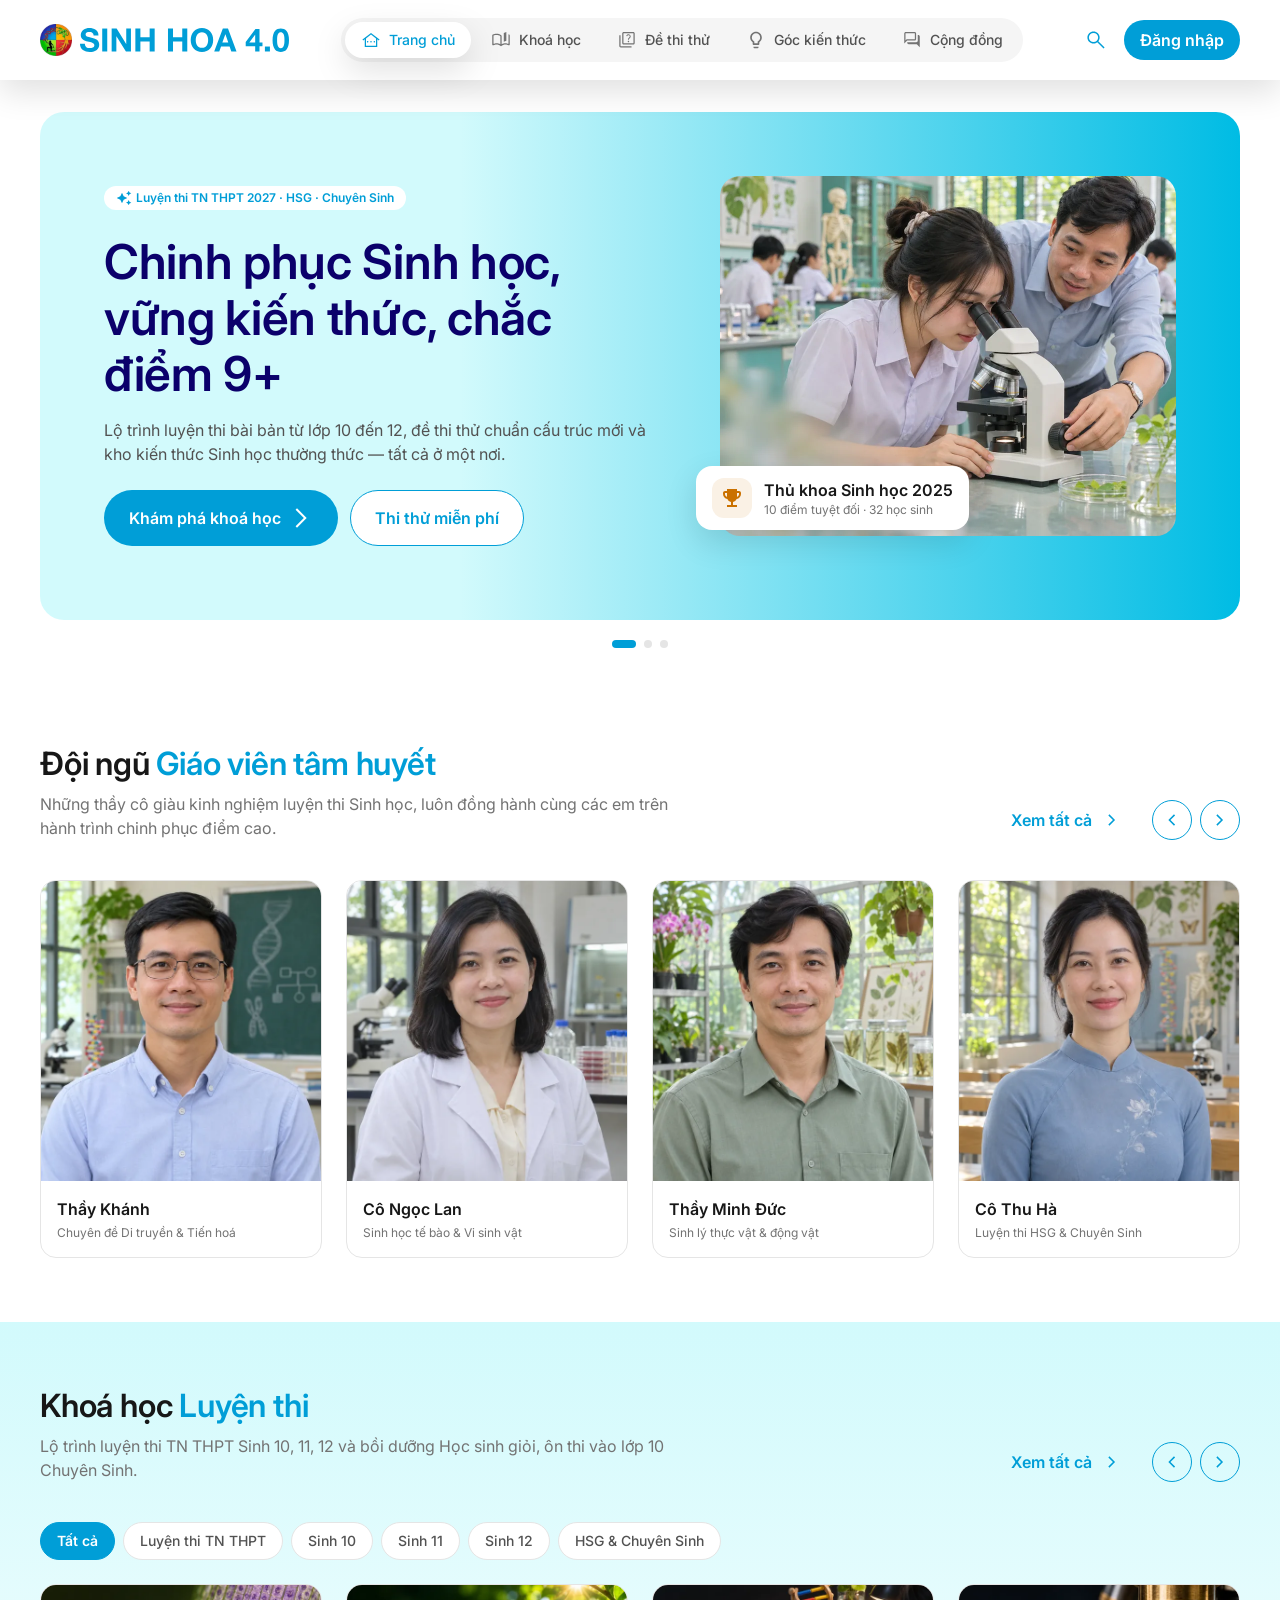
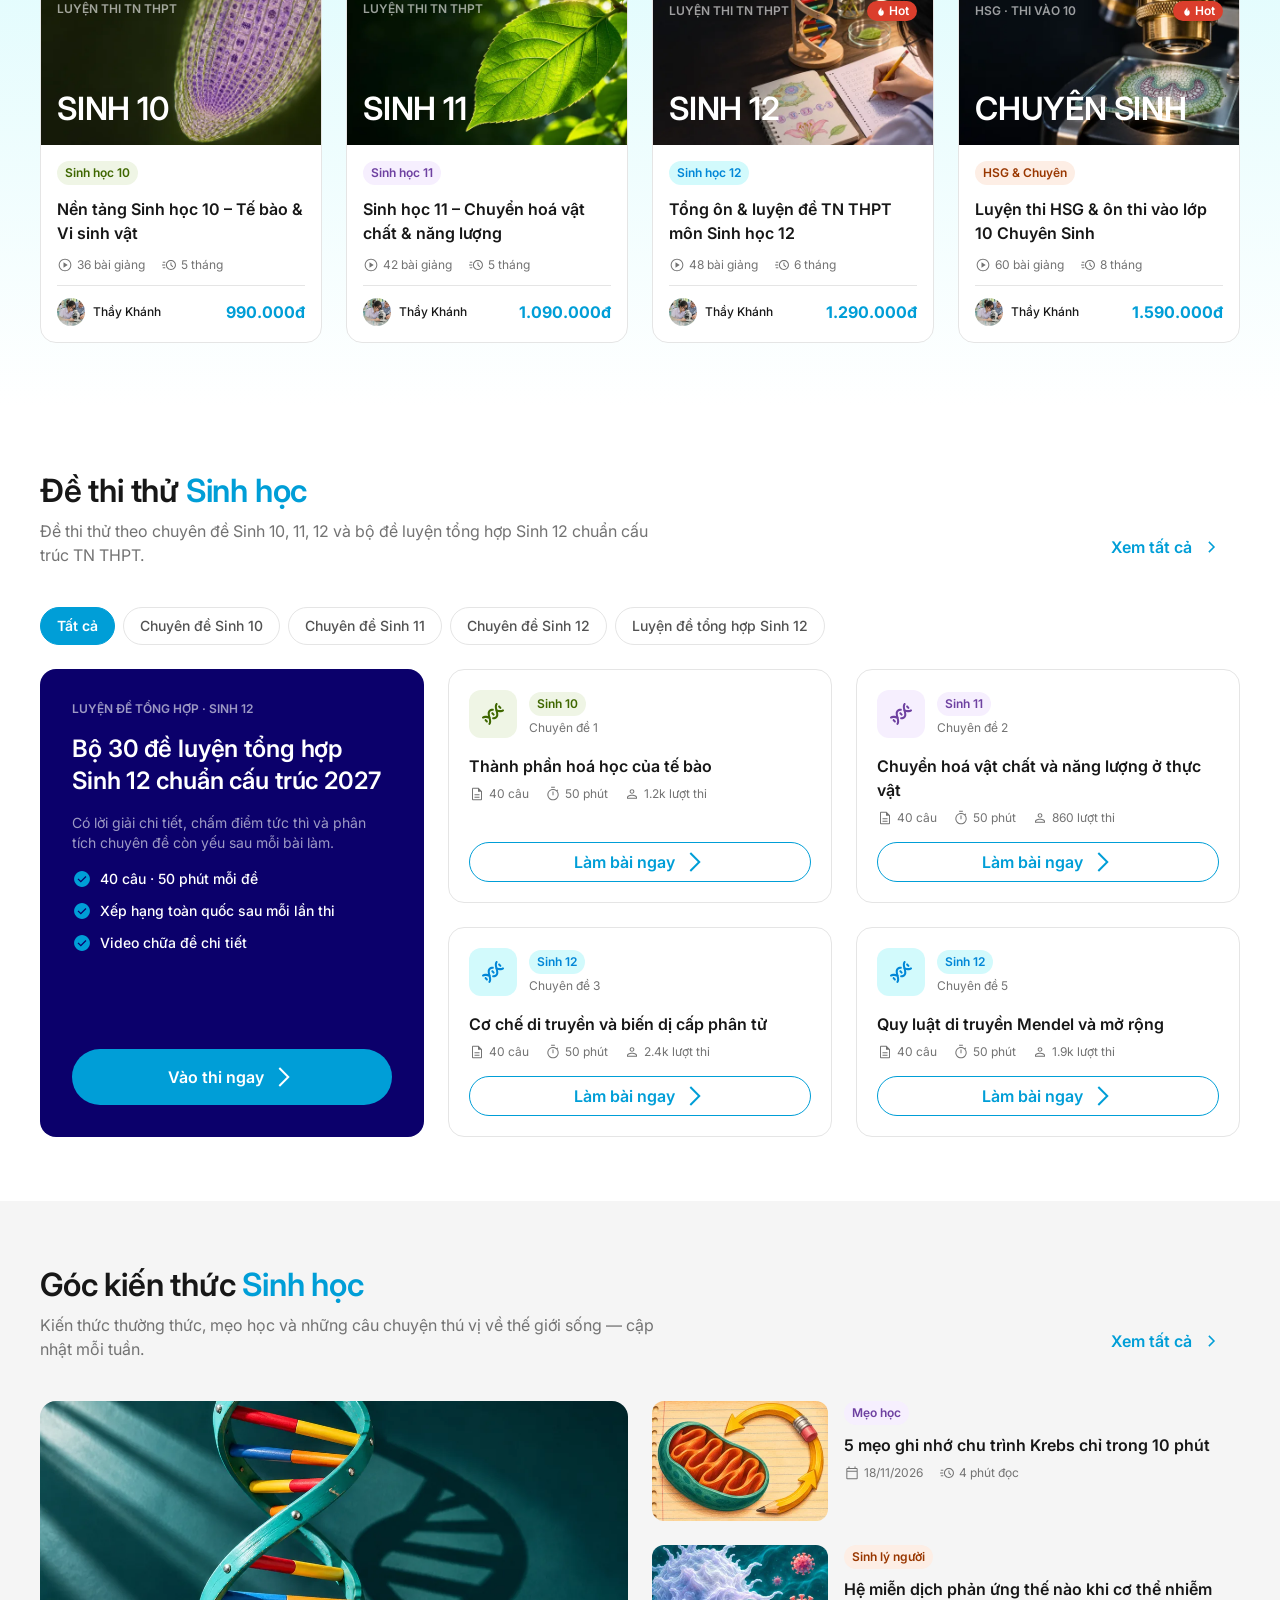
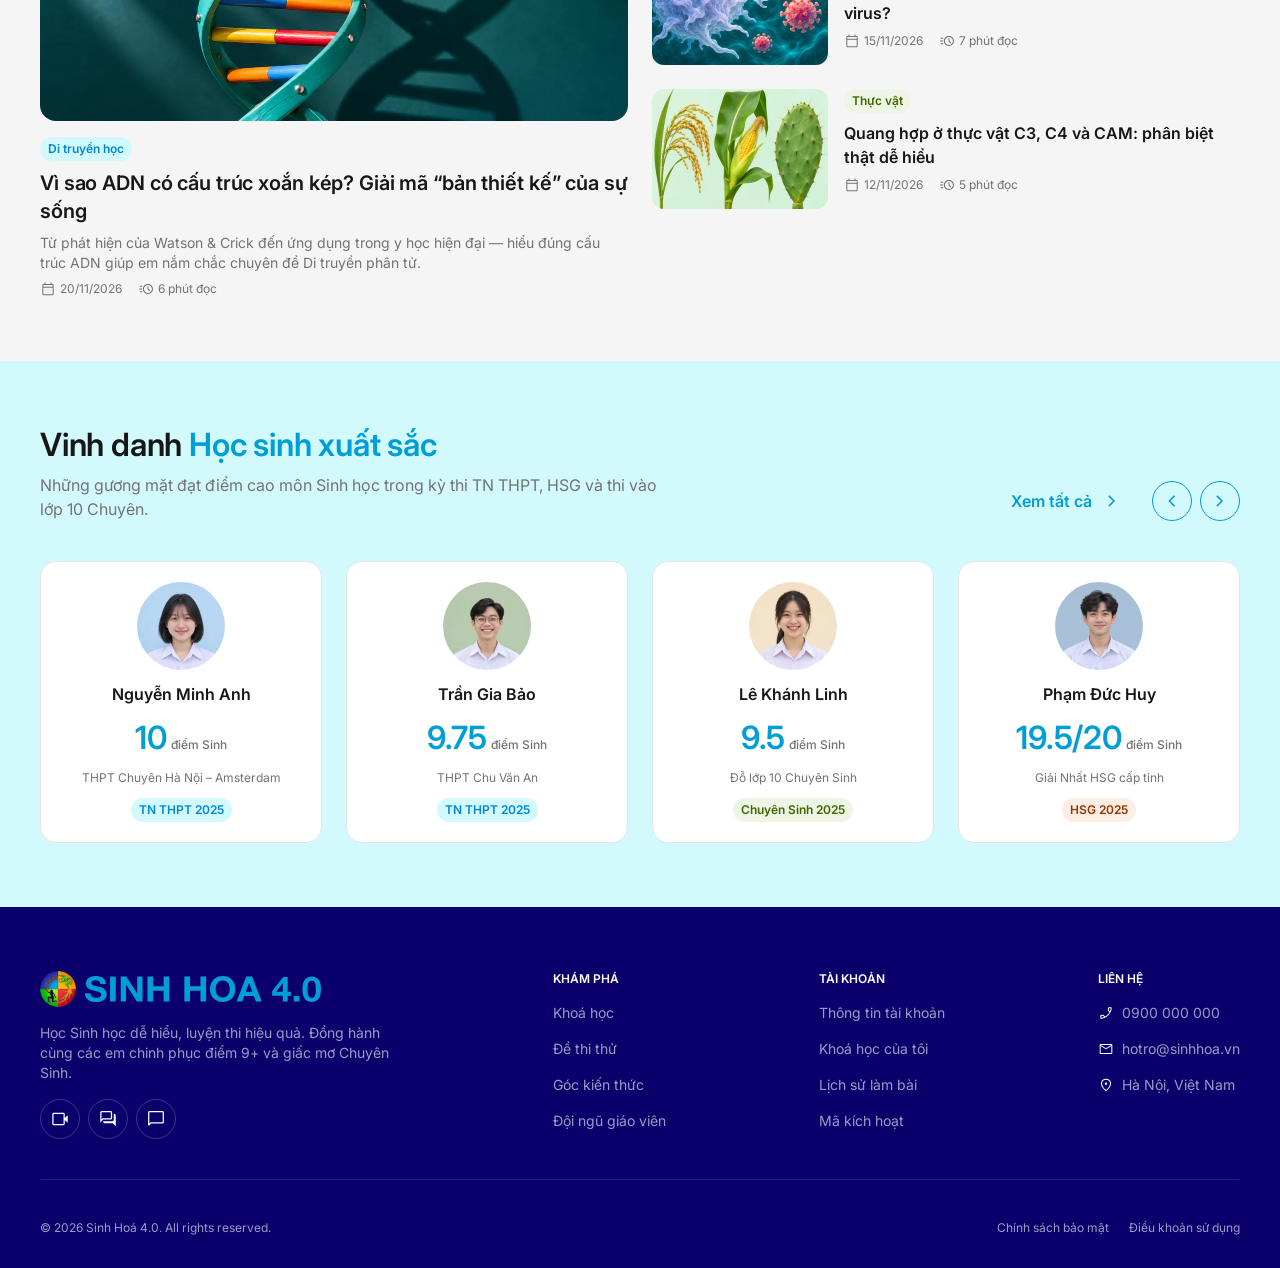
<file: index.html>
<!doctype html>
<html lang="vi">
<head>
  <meta charset="UTF-8">
  <meta name="viewport" content="width=device-width, initial-scale=1.0">
  <title>Sinh Hoá 4.0 — Học Sinh học cùng Thầy Khánh</title>
  <meta name="description" content="Lộ trình luyện thi Sinh học TN THPT, HSG và Chuyên Sinh, đề thi thử chuẩn cấu trúc và góc kiến thức Sinh học.">
  <link rel="icon" type="image/png" href="assets/favicon.png">
  <link rel="preconnect" href="https://fonts.googleapis.com">
  <link rel="preconnect" href="https://fonts.gstatic.com" crossorigin>
  <link rel="stylesheet" href="https://fonts.googleapis.com/css2?family=Inter:wght@400;500;600;700&display=swap">
  <link rel="stylesheet" href="css/base.css">
  <link rel="stylesheet" href="css/components.css">
  <link rel="stylesheet" href="css/home.css">
</head>
<body>
  <header class="site-header">
    <div class="container site-header__inner">
      <a href="index.html" class="logo" aria-label="Sinh Hoa 4.0 — Trang chủ">
        <img src="assets/logo-symbol.webp" class="logo__symbol" width="32" height="32" alt="">
        <img src="assets/logo-wordmark.svg" class="logo__wordmark" alt="Sinh Hoa 4.0">
      </a>
      <nav class="main-nav" aria-label="Điều hướng chính">
        <a href="index.html" class="main-nav__item t-body-m-med is-active" aria-current="page"><img src="assets/nav-home.svg" width="20" height="20" alt="">Trang chủ</a>
        <a href="khoa-hoc.html" class="main-nav__item t-body-m-med"><img src="assets/nav-courses.svg" width="20" height="20" alt="">Khoá học</a>
        <a href="index.html#de-thi-thu" class="main-nav__item t-body-m-med"><img src="assets/nav-exams.svg" width="20" height="20" alt="">Đề thi thử</a>
        <a href="index.html#goc-kien-thuc" class="main-nav__item t-body-m-med"><img src="assets/nav-knowledge.svg" width="20" height="20" alt="">Góc kiến thức</a>
        <a href="#" class="main-nav__item t-body-m-med"><img src="assets/nav-community.svg" width="20" height="20" alt="">Cộng đồng</a>
      </nav>
      <div class="site-header__actions">
        <button type="button" class="site-header__search" aria-label="Tìm kiếm"><img src="assets/icon-search.svg" width="24" height="24" alt=""></button>
        <button type="button" class="site-header__login t-button-l">Đăng nhập</button>
      </div>
    </div>
  </header>

  <main>
    <!-- Hero -->
    <section class="hero" aria-labelledby="hero-title">
      <div class="container">
        <div class="hero-banner">
          <div class="hero-content">
            <span class="eyebrow t-caption-sb"><img src="assets/icon-sparkle.svg" width="16" height="16" alt="">Luyện thi TN THPT 2027 · HSG · Chuyên Sinh</span>
            <div class="hero-text">
              <h1 id="hero-title" class="hero-title t-heading-xl">Chinh phục Sinh học, vững kiến thức, chắc điểm 9+</h1>
              <p class="hero-description t-body-l">Lộ trình luyện thi bài bản từ lớp 10 đến 12, đề thi thử chuẩn cấu trúc mới và kho kiến thức Sinh học thường thức — tất cả ở một nơi.</p>
            </div>
            <div class="hero-cta">
              <a href="khoa-hoc.html" class="btn btn--filled btn--l"><span class="t-button-l">Khám phá khoá học</span><img src="assets/icon-arrow-forward-white.svg" width="24" height="24" alt=""></a>
              <a href="#de-thi-thu" class="btn btn--ghost btn--l"><span class="t-button-l">Thi thử miễn phí</span></a>
            </div>
          </div>
          <div class="hero-visual">
            <img src="assets/hero-home.webp" class="hero-image" alt="Thầy giáo hướng dẫn học sinh quan sát kính hiển vi">
            <div class="floating-card">
              <span class="trophy-tile"><img src="assets/icon-trophy.svg" width="24" height="24" alt=""></span>
              <span class="floating-text">
                <span class="t-body-l-sb">Thủ khoa Sinh học 2025</span>
                <span class="floating-sub t-caption">10 điểm tuyệt đối · 32 học sinh</span>
              </span>
            </div>
          </div>
        </div>
      </div>
      <div class="dots" aria-hidden="true">
        <span class="dot is-active"></span>
        <span class="dot"></span>
        <span class="dot"></span>
      </div>
    </section>

    <!-- Đội ngũ giáo viên -->
    <section id="doi-ngu" class="section" aria-labelledby="teachers-title">
      <div class="container section-inner">
        <div class="section-header">
          <div class="section-header__heading">
            <h2 id="teachers-title" class="t-heading-m">Đội ngũ <span class="section-header__accent">Giáo viên tâm huyết</span></h2>
            <p class="section-header__desc t-body-l">Những thầy cô giàu kinh nghiệm luyện thi Sinh học, luôn đồng hành cùng các em trên hành trình chinh phục điểm cao.</p>
          </div>
          <div class="section-header__actions">
            <a href="#" class="see-all t-button-l">Xem tất cả <img src="assets/icon-chevron-right-brand.svg" width="24" height="24" alt=""></a>
            <div class="arrows">
              <button type="button" class="icon-btn" data-carousel="teachers-track" data-dir="-1" aria-label="Trước"><img src="assets/icon-chevron-left-circle.svg" width="24" height="24" alt=""></button>
              <button type="button" class="icon-btn" data-carousel="teachers-track" data-dir="1" aria-label="Tiếp"><img src="assets/icon-chevron-right-circle.svg" width="24" height="24" alt=""></button>
            </div>
          </div>
        </div>
        <div class="carousel" id="teachers-track" role="list" aria-label="Giáo viên">
          <article class="teacher-card" role="listitem">
            <img src="assets/teacher-1.webp" class="teacher-card__photo" alt="Thầy Khánh" loading="lazy">
            <div class="teacher-card__body">
              <h3 class="t-body-l-sb">Thầy Khánh</h3>
              <p class="teacher-card__role t-caption">Chuyên đề Di truyền &amp; Tiến hoá</p>
            </div>
          </article>
          <article class="teacher-card" role="listitem">
            <img src="assets/teacher-2.webp" class="teacher-card__photo" alt="Cô Ngọc Lan" loading="lazy">
            <div class="teacher-card__body">
              <h3 class="t-body-l-sb">Cô Ngọc Lan</h3>
              <p class="teacher-card__role t-caption">Sinh học tế bào &amp; Vi sinh vật</p>
            </div>
          </article>
          <article class="teacher-card" role="listitem">
            <img src="assets/teacher-3.webp" class="teacher-card__photo" alt="Thầy Minh Đức" loading="lazy">
            <div class="teacher-card__body">
              <h3 class="t-body-l-sb">Thầy Minh Đức</h3>
              <p class="teacher-card__role t-caption">Sinh lý thực vật &amp; động vật</p>
            </div>
          </article>
          <article class="teacher-card" role="listitem">
            <img src="assets/teacher-4.webp" class="teacher-card__photo" alt="Cô Thu Hà" loading="lazy">
            <div class="teacher-card__body">
              <h3 class="t-body-l-sb">Cô Thu Hà</h3>
              <p class="teacher-card__role t-caption">Luyện thi HSG &amp; Chuyên Sinh</p>
            </div>
          </article>
        </div>
      </div>
    </section>

    <!-- Khoá học luyện thi -->
    <section class="section courses-section" aria-labelledby="courses-title">
      <div class="container section-inner">
        <div class="section-header">
          <div class="section-header__heading">
            <h2 id="courses-title" class="t-heading-m">Khoá học <span class="section-header__accent">Luyện thi</span></h2>
            <p class="section-header__desc t-body-l">Lộ trình luyện thi TN THPT Sinh 10, 11, 12 và bồi dưỡng Học sinh giỏi, ôn thi vào lớp 10 Chuyên Sinh.</p>
          </div>
          <div class="section-header__actions">
            <a href="khoa-hoc.html" class="see-all t-button-l">Xem tất cả <img src="assets/icon-chevron-right-brand.svg" width="24" height="24" alt=""></a>
            <div class="arrows">
              <button type="button" class="icon-btn" data-carousel="courses-track" data-dir="-1" aria-label="Trước"><img src="assets/icon-chevron-left-circle.svg" width="24" height="24" alt=""></button>
              <button type="button" class="icon-btn" data-carousel="courses-track" data-dir="1" aria-label="Tiếp"><img src="assets/icon-chevron-right-circle.svg" width="24" height="24" alt=""></button>
            </div>
          </div>
        </div>
        <div class="list">
          <div class="tabs" role="group" aria-label="Lọc khoá học" data-tabs="home-courses">
            <button type="button" class="tab is-active" aria-pressed="true" data-value="Tất cả">Tất cả</button>
            <button type="button" class="tab" aria-pressed="false" data-value="Luyện thi TN THPT">Luyện thi TN THPT</button>
            <button type="button" class="tab" aria-pressed="false" data-value="Sinh 10">Sinh 10</button>
            <button type="button" class="tab" aria-pressed="false" data-value="Sinh 11">Sinh 11</button>
            <button type="button" class="tab" aria-pressed="false" data-value="Sinh 12">Sinh 12</button>
            <button type="button" class="tab" aria-pressed="false" data-value="HSG &amp; Chuyên Sinh">HSG &amp; Chuyên Sinh</button>
          </div>
          <div class="carousel" id="courses-track" role="list" aria-label="Khoá học luyện thi">
            <a href="khoa-hoc.html" class="course-card" role="listitem" data-tags="Luyện thi TN THPT|Sinh 10">
              <div class="cover">
                <img src="assets/thumb-sinh10.webp" class="cover__img" alt="" loading="lazy">
                <div class="cover__top">
                  <span class="cover__eyebrow t-caption-sb">LUYỆN THI TN THPT</span>
                </div>
                <span class="cover__title t-heading-m">SINH 10</span>
              </div>
              <div class="course-card__body">
                <span class="chip chip--lime t-caption-sb">Sinh học 10</span>
                <h3 class="t-body-l-sb">Nền tảng Sinh học 10 – Tế bào &amp; Vi sinh vật</h3>
                <div class="meta">
                  <span class="meta__item t-caption"><img src="assets/icon-play.svg" width="16" height="16" alt="">36 bài giảng</span>
                  <span class="meta__item t-caption"><img src="assets/icon-clock.svg" width="16" height="16" alt="">5 tháng</span>
                </div>
                <hr class="divider">
                <div class="card-footer">
                  <span class="teacher t-caption-med"><img src="assets/hero-home.webp" class="avatar" width="28" height="28" alt="">Thầy Khánh</span>
                  <span class="price t-body-l-b">990.000đ</span>
                </div>
              </div>
            </a>
            <a href="khoa-hoc.html" class="course-card" role="listitem" data-tags="Luyện thi TN THPT|Sinh 11">
              <div class="cover">
                <img src="assets/thumb-sinh11.webp" class="cover__img" alt="" loading="lazy">
                <div class="cover__top">
                  <span class="cover__eyebrow t-caption-sb">LUYỆN THI TN THPT</span>
                </div>
                <span class="cover__title t-heading-m">SINH 11</span>
              </div>
              <div class="course-card__body">
                <span class="chip chip--lavender t-caption-sb">Sinh học 11</span>
                <h3 class="t-body-l-sb">Sinh học 11 – Chuyển hoá vật chất &amp; năng lượng</h3>
                <div class="meta">
                  <span class="meta__item t-caption"><img src="assets/icon-play.svg" width="16" height="16" alt="">42 bài giảng</span>
                  <span class="meta__item t-caption"><img src="assets/icon-clock.svg" width="16" height="16" alt="">5 tháng</span>
                </div>
                <hr class="divider">
                <div class="card-footer">
                  <span class="teacher t-caption-med"><img src="assets/hero-home.webp" class="avatar" width="28" height="28" alt="">Thầy Khánh</span>
                  <span class="price t-body-l-b">1.090.000đ</span>
                </div>
              </div>
            </a>
            <a href="khoa-hoc.html" class="course-card" role="listitem" data-tags="Luyện thi TN THPT|Sinh 12">
              <div class="cover">
                <img src="assets/thumb-sinh12.webp" class="cover__img" alt="" loading="lazy">
                <div class="cover__top">
                  <span class="cover__eyebrow t-caption-sb">LUYỆN THI TN THPT</span>
                  <span class="badge-hot t-caption-sb"><img src="assets/icon-flame.svg" width="12" height="12" alt="">Hot</span>
                </div>
                <span class="cover__title t-heading-m">SINH 12</span>
              </div>
              <div class="course-card__body">
                <span class="chip chip--blue t-caption-sb">Sinh học 12</span>
                <h3 class="t-body-l-sb">Tổng ôn &amp; luyện đề TN THPT môn Sinh học 12</h3>
                <div class="meta">
                  <span class="meta__item t-caption"><img src="assets/icon-play.svg" width="16" height="16" alt="">48 bài giảng</span>
                  <span class="meta__item t-caption"><img src="assets/icon-clock.svg" width="16" height="16" alt="">6 tháng</span>
                </div>
                <hr class="divider">
                <div class="card-footer">
                  <span class="teacher t-caption-med"><img src="assets/hero-home.webp" class="avatar" width="28" height="28" alt="">Thầy Khánh</span>
                  <span class="price t-body-l-b">1.290.000đ</span>
                </div>
              </div>
            </a>
            <a href="khoa-hoc.html" class="course-card" role="listitem" data-tags="HSG &amp; Chuyên Sinh">
              <div class="cover">
                <img src="assets/thumb-chuyen-sinh.webp" class="cover__img" alt="" loading="lazy">
                <div class="cover__top">
                  <span class="cover__eyebrow t-caption-sb">HSG · THI VÀO 10</span>
                  <span class="badge-hot t-caption-sb"><img src="assets/icon-flame.svg" width="12" height="12" alt="">Hot</span>
                </div>
                <span class="cover__title t-heading-m">CHUYÊN SINH</span>
              </div>
              <div class="course-card__body">
                <span class="chip chip--volcano t-caption-sb">HSG &amp; Chuyên</span>
                <h3 class="t-body-l-sb">Luyện thi HSG &amp; ôn thi vào lớp 10 Chuyên Sinh</h3>
                <div class="meta">
                  <span class="meta__item t-caption"><img src="assets/icon-play.svg" width="16" height="16" alt="">60 bài giảng</span>
                  <span class="meta__item t-caption"><img src="assets/icon-clock.svg" width="16" height="16" alt="">8 tháng</span>
                </div>
                <hr class="divider">
                <div class="card-footer">
                  <span class="teacher t-caption-med"><img src="assets/hero-home.webp" class="avatar" width="28" height="28" alt="">Thầy Khánh</span>
                  <span class="price t-body-l-b">1.590.000đ</span>
                </div>
              </div>
            </a>
          </div>
        </div>
      </div>
    </section>

    <!-- Đề thi thử -->
    <section id="de-thi-thu" class="section" aria-labelledby="exams-title">
      <div class="container section-inner">
        <div class="section-header">
          <div class="section-header__heading">
            <h2 id="exams-title" class="t-heading-m">Đề thi thử <span class="section-header__accent">Sinh học</span></h2>
            <p class="section-header__desc t-body-l">Đề thi thử theo chuyên đề Sinh 10, 11, 12 và bộ đề luyện tổng hợp Sinh 12 chuẩn cấu trúc TN THPT.</p>
          </div>
          <div class="section-header__actions">
            <a href="#" class="see-all t-button-l">Xem tất cả <img src="assets/icon-chevron-right-brand.svg" width="24" height="24" alt=""></a>
          </div>
        </div>
        <div class="list">
          <div class="tabs" role="group" aria-label="Lọc đề thi" data-tabs="home-exams">
            <button type="button" class="tab is-active" aria-pressed="true" data-value="Tất cả">Tất cả</button>
            <button type="button" class="tab" aria-pressed="false" data-value="Chuyên đề Sinh 10">Chuyên đề Sinh 10</button>
            <button type="button" class="tab" aria-pressed="false" data-value="Chuyên đề Sinh 11">Chuyên đề Sinh 11</button>
            <button type="button" class="tab" aria-pressed="false" data-value="Chuyên đề Sinh 12">Chuyên đề Sinh 12</button>
            <button type="button" class="tab" aria-pressed="false" data-value="Luyện đề tổng hợp Sinh 12">Luyện đề tổng hợp Sinh 12</button>
          </div>
          <div class="exam-grid">
            <article class="featured-exam" data-featured>
              <div class="featured-content">
                <p class="featured-eyebrow t-caption-sb">LUYỆN ĐỀ TỔNG HỢP · SINH 12</p>
                <h3 class="t-heading-s">Bộ 30 đề luyện tổng hợp Sinh 12 chuẩn cấu trúc 2027</h3>
                <p class="featured-description t-body-m">Có lời giải chi tiết, chấm điểm tức thì và phân tích chuyên đề còn yếu sau mỗi bài làm.</p>
                <ul class="highlights">
                  <li class="t-body-m-med"><img src="assets/icon-check-circle.svg" width="20" height="20" alt="">40 câu · 50 phút mỗi đề</li>
                  <li class="t-body-m-med"><img src="assets/icon-check-circle.svg" width="20" height="20" alt="">Xếp hạng toàn quốc sau mỗi lần thi</li>
                  <li class="t-body-m-med"><img src="assets/icon-check-circle.svg" width="20" height="20" alt="">Video chữa đề chi tiết</li>
                </ul>
              </div>
              <a href="#" class="btn btn--filled btn--l btn--full"><span class="t-button-l">Vào thi ngay</span><img src="assets/icon-arrow-forward-white.svg" width="24" height="24" alt=""></a>
            </article>
            <div class="exam-cards">
              <article class="exam-card" data-grade="Sinh 10">
                <div class="exam-card__top">
                  <span class="icon-tile icon-tile--lime"><img src="assets/dna-lime.svg" width="21.33" height="21.33" alt=""></span>
                  <div class="exam-card__info">
                    <span class="chip chip--lime t-caption-sb">Sinh 10</span>
                    <span class="exam-card__topic t-caption">Chuyên đề 1</span>
                  </div>
                </div>
                <div class="exam-card__main">
                  <h3 class="t-body-l-sb">Thành phần hoá học của tế bào</h3>
                  <div class="meta">
                    <span class="meta__item t-caption"><img src="assets/icon-docs.svg" width="16" height="16" alt="">40 câu</span>
                    <span class="meta__item t-caption"><img src="assets/icon-timer.svg" width="16" height="16" alt="">50 phút</span>
                    <span class="meta__item t-caption"><img src="assets/icon-person.svg" width="16" height="16" alt="">1.2k lượt thi</span>
                  </div>
                </div>
                <a href="#" class="btn btn--outline btn--m btn--full"><span class="t-button-l">Làm bài ngay</span><img src="assets/icon-arrow-forward-brand.svg" width="24" height="24" alt=""></a>
              </article>
              <article class="exam-card" data-grade="Sinh 11">
                <div class="exam-card__top">
                  <span class="icon-tile icon-tile--lavender"><img src="assets/dna-lavender.svg" width="21.33" height="21.33" alt=""></span>
                  <div class="exam-card__info">
                    <span class="chip chip--lavender t-caption-sb">Sinh 11</span>
                    <span class="exam-card__topic t-caption">Chuyên đề 2</span>
                  </div>
                </div>
                <div class="exam-card__main">
                  <h3 class="t-body-l-sb">Chuyển hoá vật chất và năng lượng ở thực vật</h3>
                  <div class="meta">
                    <span class="meta__item t-caption"><img src="assets/icon-docs.svg" width="16" height="16" alt="">40 câu</span>
                    <span class="meta__item t-caption"><img src="assets/icon-timer.svg" width="16" height="16" alt="">50 phút</span>
                    <span class="meta__item t-caption"><img src="assets/icon-person.svg" width="16" height="16" alt="">860 lượt thi</span>
                  </div>
                </div>
                <a href="#" class="btn btn--outline btn--m btn--full"><span class="t-button-l">Làm bài ngay</span><img src="assets/icon-arrow-forward-brand.svg" width="24" height="24" alt=""></a>
              </article>
              <article class="exam-card" data-grade="Sinh 12">
                <div class="exam-card__top">
                  <span class="icon-tile icon-tile--blue"><img src="assets/dna-blue.svg" width="21.33" height="21.33" alt=""></span>
                  <div class="exam-card__info">
                    <span class="chip chip--blue t-caption-sb">Sinh 12</span>
                    <span class="exam-card__topic t-caption">Chuyên đề 3</span>
                  </div>
                </div>
                <div class="exam-card__main">
                  <h3 class="t-body-l-sb">Cơ chế di truyền và biến dị cấp phân tử</h3>
                  <div class="meta">
                    <span class="meta__item t-caption"><img src="assets/icon-docs.svg" width="16" height="16" alt="">40 câu</span>
                    <span class="meta__item t-caption"><img src="assets/icon-timer.svg" width="16" height="16" alt="">50 phút</span>
                    <span class="meta__item t-caption"><img src="assets/icon-person.svg" width="16" height="16" alt="">2.4k lượt thi</span>
                  </div>
                </div>
                <a href="#" class="btn btn--outline btn--m btn--full"><span class="t-button-l">Làm bài ngay</span><img src="assets/icon-arrow-forward-brand.svg" width="24" height="24" alt=""></a>
              </article>
              <article class="exam-card" data-grade="Sinh 12">
                <div class="exam-card__top">
                  <span class="icon-tile icon-tile--blue"><img src="assets/dna-blue.svg" width="21.33" height="21.33" alt=""></span>
                  <div class="exam-card__info">
                    <span class="chip chip--blue t-caption-sb">Sinh 12</span>
                    <span class="exam-card__topic t-caption">Chuyên đề 5</span>
                  </div>
                </div>
                <div class="exam-card__main">
                  <h3 class="t-body-l-sb">Quy luật di truyền Mendel và mở rộng</h3>
                  <div class="meta">
                    <span class="meta__item t-caption"><img src="assets/icon-docs.svg" width="16" height="16" alt="">40 câu</span>
                    <span class="meta__item t-caption"><img src="assets/icon-timer.svg" width="16" height="16" alt="">50 phút</span>
                    <span class="meta__item t-caption"><img src="assets/icon-person.svg" width="16" height="16" alt="">1.9k lượt thi</span>
                  </div>
                </div>
                <a href="#" class="btn btn--outline btn--m btn--full"><span class="t-button-l">Làm bài ngay</span><img src="assets/icon-arrow-forward-brand.svg" width="24" height="24" alt=""></a>
              </article>
            </div>
          </div>
        </div>
      </div>
    </section>

    <!-- Góc kiến thức -->
    <section id="goc-kien-thuc" class="section knowledge-section" aria-labelledby="knowledge-title">
      <div class="container section-inner">
        <div class="section-header">
          <div class="section-header__heading">
            <h2 id="knowledge-title" class="t-heading-m">Góc kiến thức <span class="section-header__accent">Sinh học</span></h2>
            <p class="section-header__desc t-body-l">Kiến thức thường thức, mẹo học và những câu chuyện thú vị về thế giới sống — cập nhật mỗi tuần.</p>
          </div>
          <div class="section-header__actions">
            <a href="#" class="see-all t-button-l">Xem tất cả <img src="assets/icon-chevron-right-brand.svg" width="24" height="24" alt=""></a>
          </div>
        </div>
        <div class="articles">
          <a href="#" class="article-card">
            <img src="assets/article-cover.webp" class="article-card__cover" alt="" loading="lazy">
            <div class="article__content">
              <span class="chip chip--blue t-caption-sb">Di truyền học</span>
              <h3 class="article__title t-heading-xs">Vì sao ADN có cấu trúc xoắn kép? Giải mã “bản thiết kế” của sự sống</h3>
              <p class="article__excerpt t-body-m">Từ phát hiện của Watson &amp; Crick đến ứng dụng trong y học hiện đại — hiểu đúng cấu trúc ADN giúp em nắm chắc chuyên đề Di truyền phân tử.</p>
              <div class="meta">
                <span class="meta__item t-caption"><img src="assets/icon-calendar.svg" width="16" height="16" alt="">20/11/2026</span>
                <span class="meta__item t-caption"><img src="assets/icon-clock.svg" width="16" height="16" alt="">6 phút đọc</span>
              </div>
            </div>
          </a>
          <div class="article-list">
            <a href="#" class="article-item">
              <img src="assets/article-1.webp" class="article-item__thumb" alt="" loading="lazy">
              <div class="article__content">
                <span class="chip chip--lavender t-caption-sb">Mẹo học</span>
                <h3 class="article__title t-body-l-sb">5 mẹo ghi nhớ chu trình Krebs chỉ trong 10 phút</h3>
                <div class="meta">
                  <span class="meta__item t-caption"><img src="assets/icon-calendar.svg" width="16" height="16" alt="">18/11/2026</span>
                  <span class="meta__item t-caption"><img src="assets/icon-clock.svg" width="16" height="16" alt="">4 phút đọc</span>
                </div>
              </div>
            </a>
            <a href="#" class="article-item">
              <img src="assets/article-2.webp" class="article-item__thumb" alt="" loading="lazy">
              <div class="article__content">
                <span class="chip chip--volcano t-caption-sb">Sinh lý người</span>
                <h3 class="article__title t-body-l-sb">Hệ miễn dịch phản ứng thế nào khi cơ thể nhiễm virus?</h3>
                <div class="meta">
                  <span class="meta__item t-caption"><img src="assets/icon-calendar.svg" width="16" height="16" alt="">15/11/2026</span>
                  <span class="meta__item t-caption"><img src="assets/icon-clock.svg" width="16" height="16" alt="">7 phút đọc</span>
                </div>
              </div>
            </a>
            <a href="#" class="article-item">
              <img src="assets/article-3.webp" class="article-item__thumb" alt="" loading="lazy">
              <div class="article__content">
                <span class="chip chip--lime t-caption-sb">Thực vật</span>
                <h3 class="article__title t-body-l-sb">Quang hợp ở thực vật C3, C4 và CAM: phân biệt thật dễ hiểu</h3>
                <div class="meta">
                  <span class="meta__item t-caption"><img src="assets/icon-calendar.svg" width="16" height="16" alt="">12/11/2026</span>
                  <span class="meta__item t-caption"><img src="assets/icon-clock.svg" width="16" height="16" alt="">5 phút đọc</span>
                </div>
              </div>
            </a>
          </div>
        </div>
      </div>
    </section>

    <!-- Vinh danh -->
    <section class="section honour-section" aria-labelledby="honour-title">
      <div class="container section-inner">
        <div class="section-header">
          <div class="section-header__heading">
            <h2 id="honour-title" class="t-heading-m">Vinh danh <span class="section-header__accent">Học sinh xuất sắc</span></h2>
            <p class="section-header__desc t-body-l">Những gương mặt đạt điểm cao môn Sinh học trong kỳ thi TN THPT, HSG và thi vào lớp 10 Chuyên.</p>
          </div>
          <div class="section-header__actions">
            <a href="#" class="see-all t-button-l">Xem tất cả <img src="assets/icon-chevron-right-brand.svg" width="24" height="24" alt=""></a>
            <div class="arrows">
              <button type="button" class="icon-btn" data-carousel="students-track" data-dir="-1" aria-label="Trước"><img src="assets/icon-chevron-left-circle.svg" width="24" height="24" alt=""></button>
              <button type="button" class="icon-btn" data-carousel="students-track" data-dir="1" aria-label="Tiếp"><img src="assets/icon-chevron-right-circle.svg" width="24" height="24" alt=""></button>
            </div>
          </div>
        </div>
        <div class="carousel" id="students-track" role="list" aria-label="Học sinh xuất sắc">
          <article class="student-card" role="listitem">
            <img src="assets/student-1.webp" class="student-card__avatar" width="88" height="88" alt="Nguyễn Minh Anh" loading="lazy">
            <h3 class="t-body-l-sb">Nguyễn Minh Anh</h3>
            <p class="student-card__score"><span class="student-card__value t-heading-m">10</span><span class="student-card__unit t-caption-med">điểm Sinh</span></p>
            <p class="student-card__school t-caption">THPT Chuyên Hà Nội – Amsterdam</p>
            <span class="chip chip--blue t-caption-sb">TN THPT 2025</span>
          </article>
          <article class="student-card" role="listitem">
            <img src="assets/student-2.webp" class="student-card__avatar" width="88" height="88" alt="Trần Gia Bảo" loading="lazy">
            <h3 class="t-body-l-sb">Trần Gia Bảo</h3>
            <p class="student-card__score"><span class="student-card__value t-heading-m">9.75</span><span class="student-card__unit t-caption-med">điểm Sinh</span></p>
            <p class="student-card__school t-caption">THPT Chu Văn An</p>
            <span class="chip chip--blue t-caption-sb">TN THPT 2025</span>
          </article>
          <article class="student-card" role="listitem">
            <img src="assets/student-3.webp" class="student-card__avatar" width="88" height="88" alt="Lê Khánh Linh" loading="lazy">
            <h3 class="t-body-l-sb">Lê Khánh Linh</h3>
            <p class="student-card__score"><span class="student-card__value t-heading-m">9.5</span><span class="student-card__unit t-caption-med">điểm Sinh</span></p>
            <p class="student-card__school t-caption">Đỗ lớp 10 Chuyên Sinh</p>
            <span class="chip chip--lime t-caption-sb">Chuyên Sinh 2025</span>
          </article>
          <article class="student-card" role="listitem">
            <img src="assets/student-4.webp" class="student-card__avatar" width="88" height="88" alt="Phạm Đức Huy" loading="lazy">
            <h3 class="t-body-l-sb">Phạm Đức Huy</h3>
            <p class="student-card__score"><span class="student-card__value t-heading-m">19.5/20</span><span class="student-card__unit t-caption-med">điểm Sinh</span></p>
            <p class="student-card__school t-caption">Giải Nhất HSG cấp tỉnh</p>
            <span class="chip chip--volcano t-caption-sb">HSG 2025</span>
          </article>
        </div>
      </div>
    </section>
  </main>

  <footer class="site-footer">
    <div class="container site-footer__columns">
      <div class="site-footer__brand">
        <a href="index.html" class="logo logo--footer" aria-label="Sinh Hoa 4.0">
          <img src="assets/logo-symbol.webp" class="logo__symbol" width="36" height="36" alt="">
          <img src="assets/logo-wordmark-footer.svg" class="logo__wordmark" alt="Sinh Hoa 4.0">
        </a>
        <p class="t-body-m">Học Sinh học dễ hiểu, luyện thi hiệu quả. Đồng hành cùng các em chinh phục điểm 9+ và giấc mơ Chuyên Sinh.</p>
        <div class="site-footer__social">
          <a href="#" class="social-btn" aria-label="Kênh video"><img src="assets/social-video.svg" width="20" height="20" alt=""></a>
          <a href="#" class="social-btn" aria-label="Cộng đồng"><img src="assets/social-community.svg" width="20" height="20" alt=""></a>
          <a href="#" class="social-btn" aria-label="Nhắn tin"><img src="assets/social-chat.svg" width="20" height="20" alt=""></a>
        </div>
      </div>
      <div class="site-footer__col">
        <p class="site-footer__title t-caption-sb">KHÁM PHÁ</p>
        <a href="khoa-hoc.html" class="t-body-m">Khoá học</a>
        <a href="index.html#de-thi-thu" class="t-body-m">Đề thi thử</a>
        <a href="index.html#goc-kien-thuc" class="t-body-m">Góc kiến thức</a>
        <a href="index.html#doi-ngu" class="t-body-m">Đội ngũ giáo viên</a>
      </div>
      <div class="site-footer__col">
        <p class="site-footer__title t-caption-sb">TÀI KHOẢN</p>
        <a href="#" class="t-body-m">Thông tin tài khoản</a>
        <a href="#" class="t-body-m">Khoá học của tôi</a>
        <a href="#" class="t-body-m">Lịch sử làm bài</a>
        <a href="#" class="t-body-m">Mã kích hoạt</a>
      </div>
      <div class="site-footer__col">
        <p class="site-footer__title t-caption-sb">LIÊN HỆ</p>
        <a href="tel:0900000000" class="site-footer__contact t-body-m"><img src="assets/icon-phone.svg" width="16" height="16" alt="">0900 000 000</a>
        <a href="mailto:hotro@sinhhoa.vn" class="site-footer__contact t-body-m"><img src="assets/icon-mail.svg" width="16" height="16" alt="">hotro@sinhhoa.vn</a>
        <span class="site-footer__contact t-body-m"><img src="assets/icon-address.svg" width="16" height="16" alt="">Hà Nội, Việt Nam</span>
      </div>
    </div>
    <div class="container">
      <div class="site-footer__bottom t-caption">
        <p>© 2026 Sinh Hoá 4.0. All rights reserved.</p>
        <div class="site-footer__legal">
          <a href="#">Chính sách bảo mật</a>
          <a href="#">Điều khoản sử dụng</a>
        </div>
      </div>
    </div>
  </footer>

  <script src="js/main.js"></script>
</body>
</html>
</file>
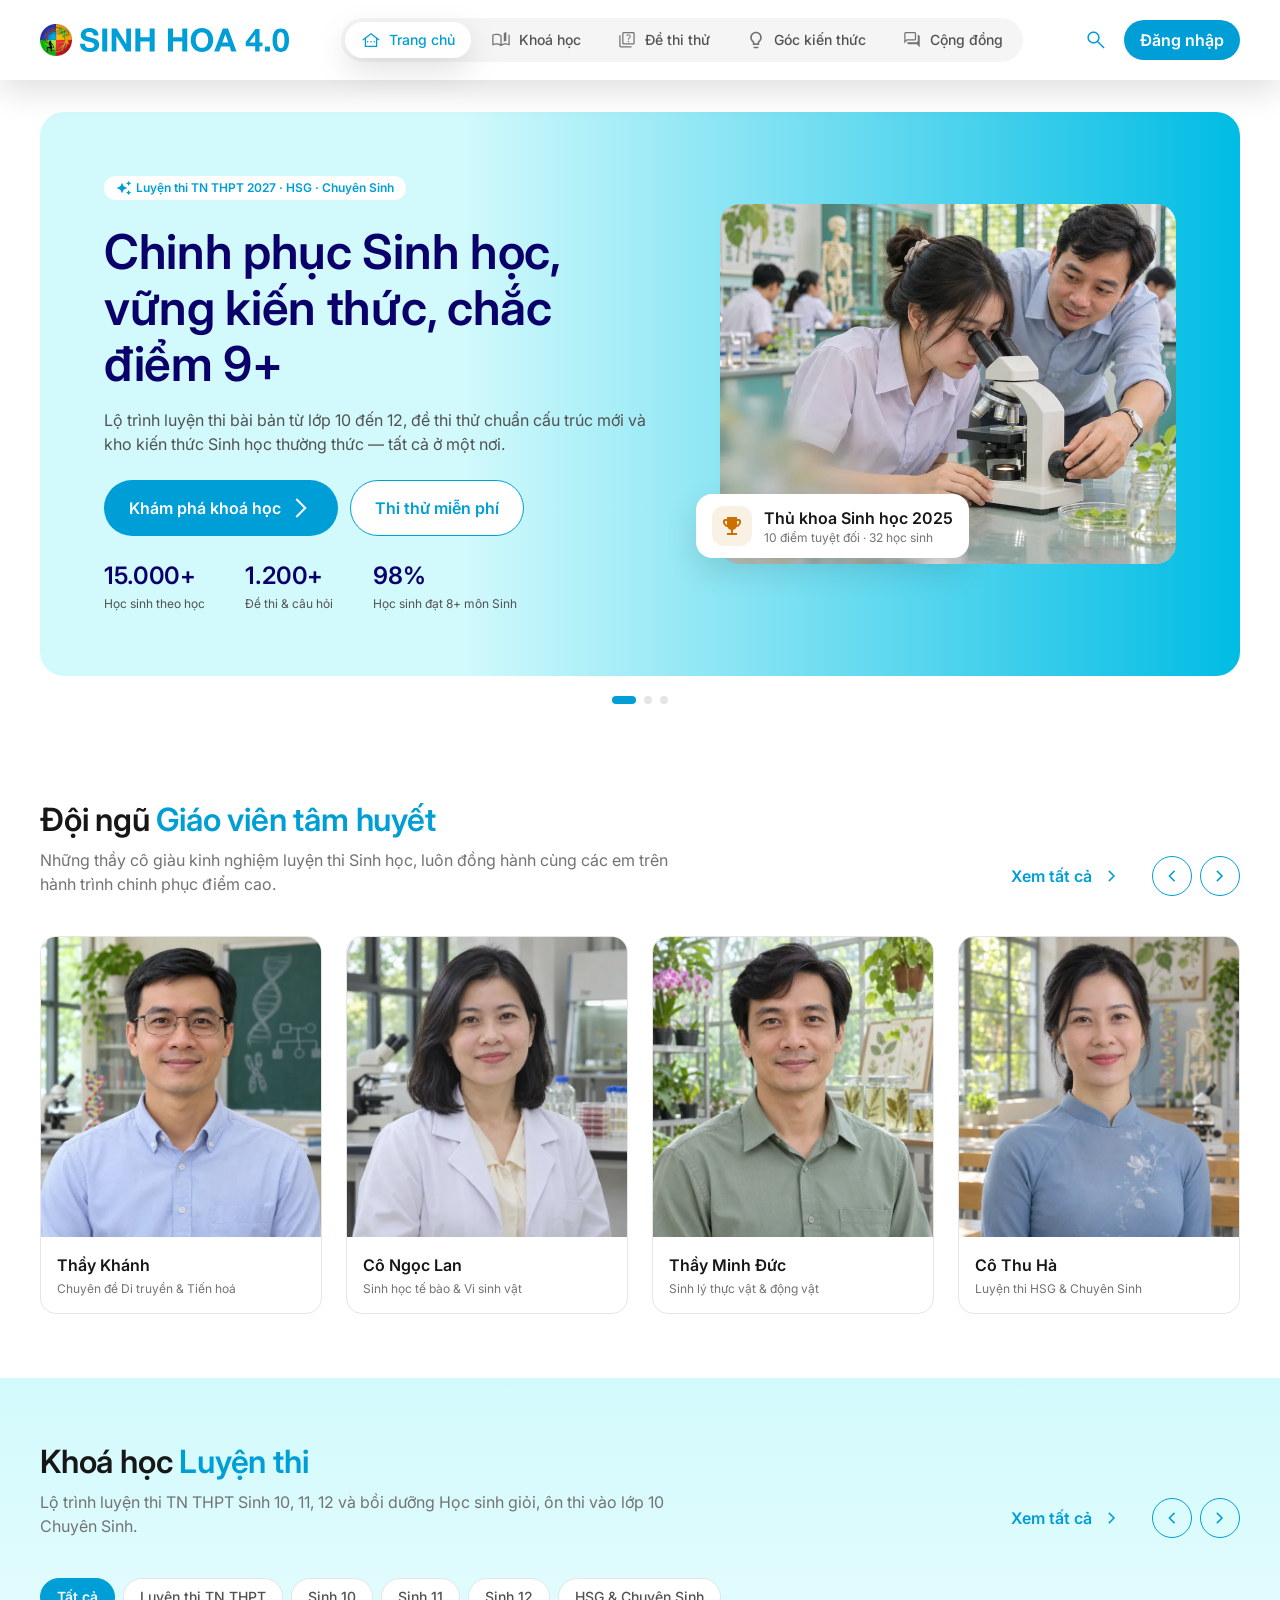
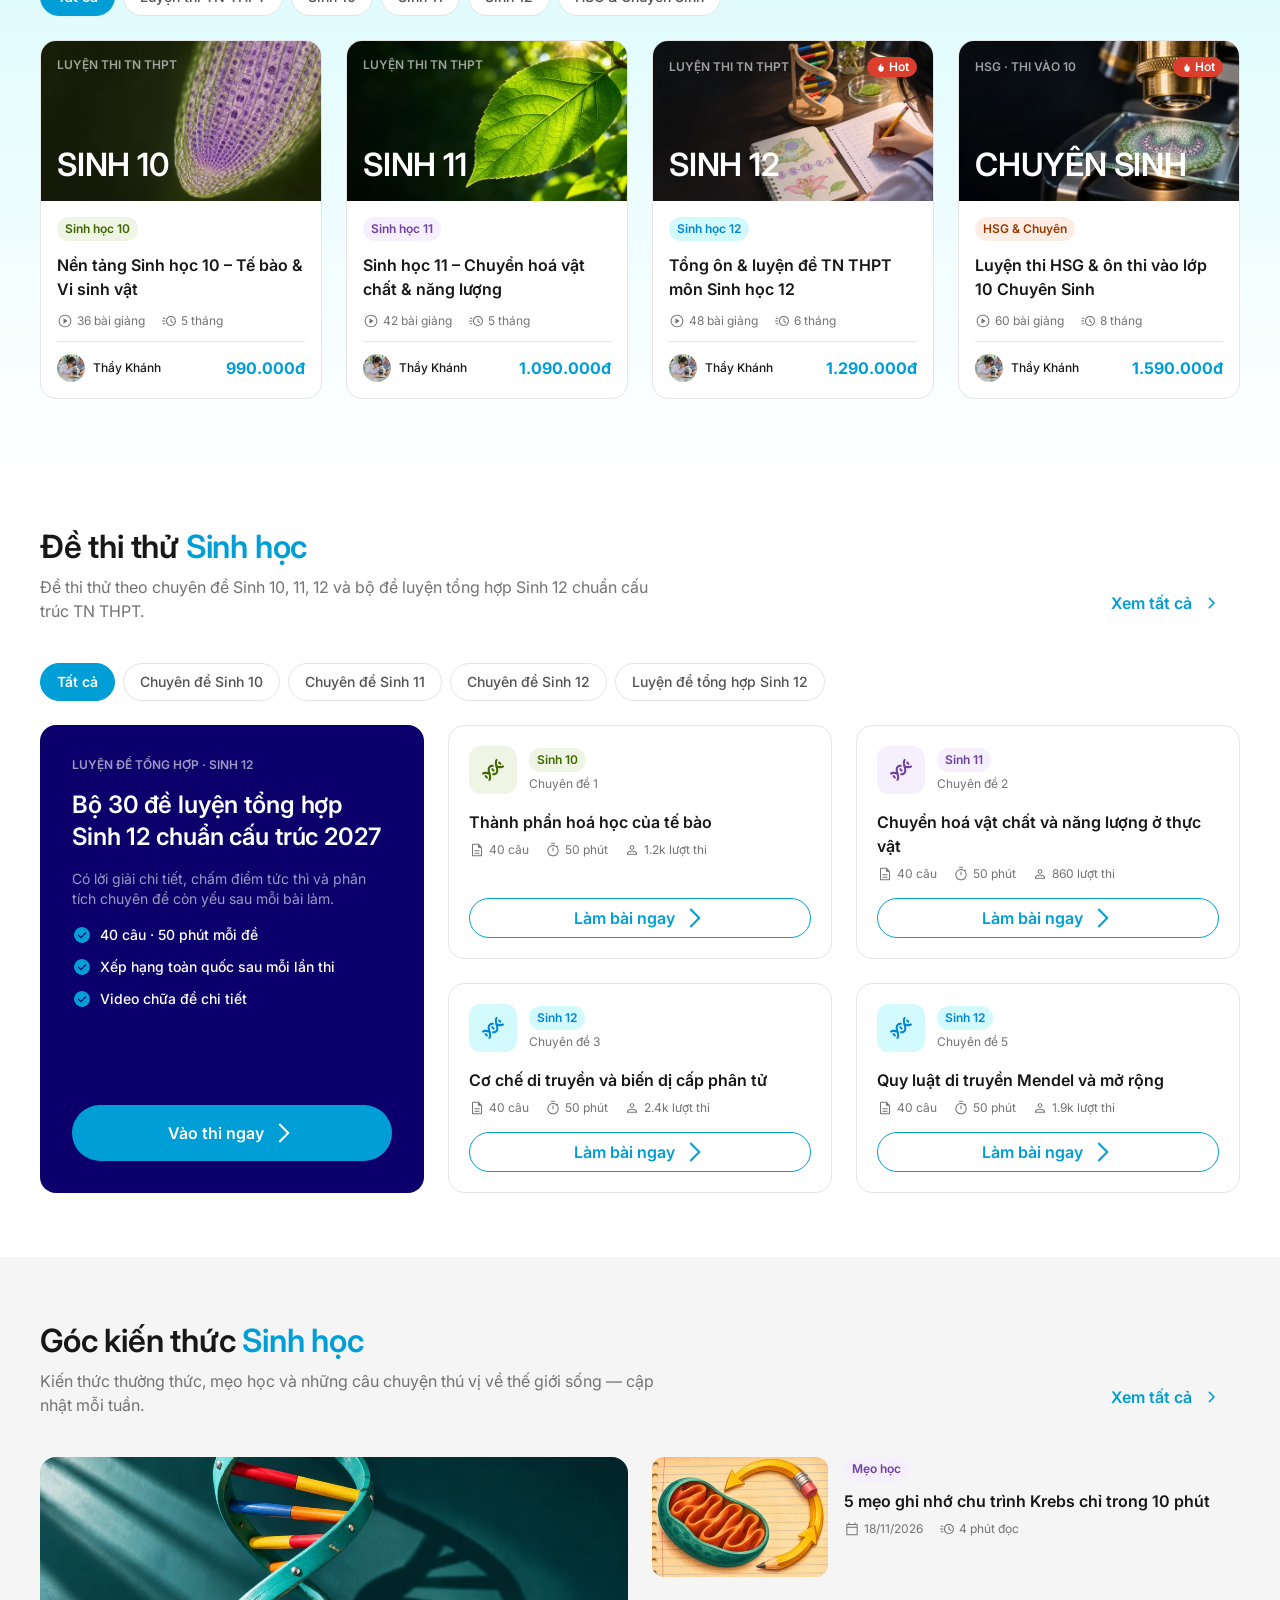
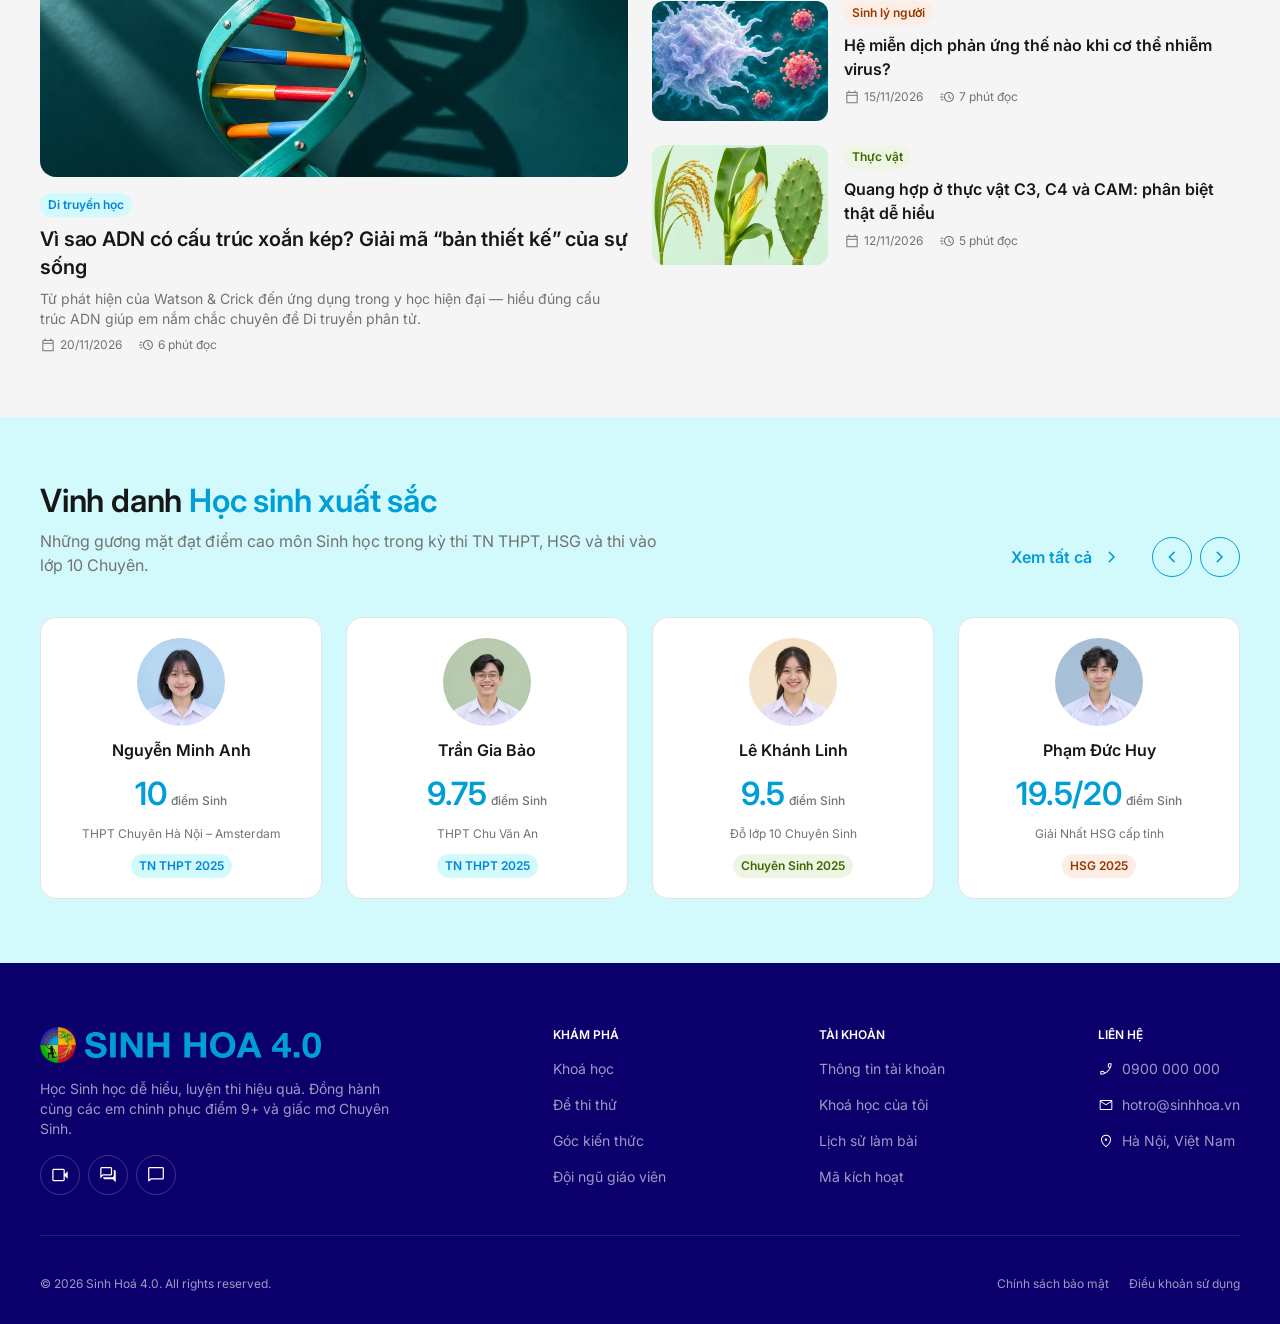
<file: sinh-hoa-html/index.html>
<!doctype html>
<html lang="vi">
<head>
  <meta charset="UTF-8">
  <meta name="viewport" content="width=device-width, initial-scale=1.0">
  <title>Sinh Hoá 4.0 — Học Sinh học cùng Thầy Khánh</title>
  <meta name="description" content="Lộ trình luyện thi Sinh học TN THPT, HSG và Chuyên Sinh, đề thi thử chuẩn cấu trúc và góc kiến thức Sinh học.">
  <link rel="icon" type="image/png" href="assets/favicon.png">
  <link rel="preconnect" href="https://fonts.googleapis.com">
  <link rel="preconnect" href="https://fonts.gstatic.com" crossorigin>
  <link rel="stylesheet" href="https://fonts.googleapis.com/css2?family=Inter:wght@400;500;600;700&display=swap">
  <link rel="stylesheet" href="css/base.css">
  <link rel="stylesheet" href="css/components.css">
  <link rel="stylesheet" href="css/home.css">
</head>
<body>
  <header class="site-header">
    <div class="container site-header__inner">
      <a href="index.html" class="logo" aria-label="Sinh Hoa 4.0 — Trang chủ">
        <img src="assets/logo-symbol.webp" class="logo__symbol" width="32" height="32" alt="">
        <img src="assets/logo-wordmark.svg" class="logo__wordmark" alt="Sinh Hoa 4.0">
      </a>
      <nav class="main-nav" aria-label="Điều hướng chính">
        <a href="index.html" class="main-nav__item t-body-m-med is-active" aria-current="page"><img src="assets/nav-home.svg" width="20" height="20" alt="">Trang chủ</a>
        <a href="khoa-hoc.html" class="main-nav__item t-body-m-med"><img src="assets/nav-courses.svg" width="20" height="20" alt="">Khoá học</a>
        <a href="index.html#de-thi-thu" class="main-nav__item t-body-m-med"><img src="assets/nav-exams.svg" width="20" height="20" alt="">Đề thi thử</a>
        <a href="index.html#goc-kien-thuc" class="main-nav__item t-body-m-med"><img src="assets/nav-knowledge.svg" width="20" height="20" alt="">Góc kiến thức</a>
        <a href="#" class="main-nav__item t-body-m-med"><img src="assets/nav-community.svg" width="20" height="20" alt="">Cộng đồng</a>
      </nav>
      <div class="site-header__actions">
        <button type="button" class="site-header__search" aria-label="Tìm kiếm"><img src="assets/icon-search.svg" width="24" height="24" alt=""></button>
        <button type="button" class="site-header__login t-button-l">Đăng nhập</button>
      </div>
    </div>
  </header>

  <main>
    <!-- Hero -->
    <section class="hero" aria-labelledby="hero-title">
      <div class="container">
        <div class="hero-banner">
          <div class="hero-content">
            <span class="eyebrow t-caption-sb"><img src="assets/icon-sparkle.svg" width="16" height="16" alt="">Luyện thi TN THPT 2027 · HSG · Chuyên Sinh</span>
            <div class="hero-text">
              <h1 id="hero-title" class="hero-title t-heading-xl">Chinh phục Sinh học, vững kiến thức, chắc điểm 9+</h1>
              <p class="hero-description t-body-l">Lộ trình luyện thi bài bản từ lớp 10 đến 12, đề thi thử chuẩn cấu trúc mới và kho kiến thức Sinh học thường thức — tất cả ở một nơi.</p>
            </div>
            <div class="hero-cta">
              <a href="khoa-hoc.html" class="btn btn--filled btn--l"><span class="t-button-l">Khám phá khoá học</span><img src="assets/icon-arrow-forward-white.svg" width="24" height="24" alt=""></a>
              <a href="#de-thi-thu" class="btn btn--ghost btn--l"><span class="t-button-l">Thi thử miễn phí</span></a>
            </div>
            <dl class="stats">
              <div class="stat"><dt class="stat-label t-caption">Học sinh theo học</dt><dd class="stat-value t-heading-s">15.000+</dd></div>
              <div class="stat"><dt class="stat-label t-caption">Đề thi &amp; câu hỏi</dt><dd class="stat-value t-heading-s">1.200+</dd></div>
              <div class="stat"><dt class="stat-label t-caption">Học sinh đạt 8+ môn Sinh</dt><dd class="stat-value t-heading-s">98%</dd></div>
            </dl>
          </div>
          <div class="hero-visual">
            <img src="assets/hero-home.webp" class="hero-image" alt="Thầy giáo hướng dẫn học sinh quan sát kính hiển vi">
            <div class="floating-card">
              <span class="trophy-tile"><img src="assets/icon-trophy.svg" width="24" height="24" alt=""></span>
              <span class="floating-text">
                <span class="t-body-l-sb">Thủ khoa Sinh học 2025</span>
                <span class="floating-sub t-caption">10 điểm tuyệt đối · 32 học sinh</span>
              </span>
            </div>
          </div>
        </div>
      </div>
      <div class="dots" aria-hidden="true">
        <span class="dot is-active"></span>
        <span class="dot"></span>
        <span class="dot"></span>
      </div>
    </section>

    <!-- Đội ngũ giáo viên -->
    <section id="doi-ngu" class="section" aria-labelledby="teachers-title">
      <div class="container section-inner">
        <div class="section-header">
          <div class="section-header__heading">
            <h2 id="teachers-title" class="t-heading-m">Đội ngũ <span class="section-header__accent">Giáo viên tâm huyết</span></h2>
            <p class="section-header__desc t-body-l">Những thầy cô giàu kinh nghiệm luyện thi Sinh học, luôn đồng hành cùng các em trên hành trình chinh phục điểm cao.</p>
          </div>
          <div class="section-header__actions">
            <a href="#" class="see-all t-button-l">Xem tất cả <img src="assets/icon-chevron-right-brand.svg" width="24" height="24" alt=""></a>
            <div class="arrows">
              <button type="button" class="icon-btn" data-carousel="teachers-track" data-dir="-1" aria-label="Trước"><img src="assets/icon-chevron-left-circle.svg" width="24" height="24" alt=""></button>
              <button type="button" class="icon-btn" data-carousel="teachers-track" data-dir="1" aria-label="Tiếp"><img src="assets/icon-chevron-right-circle.svg" width="24" height="24" alt=""></button>
            </div>
          </div>
        </div>
        <div class="carousel" id="teachers-track" role="list" aria-label="Giáo viên">
          <article class="teacher-card" role="listitem">
            <img src="assets/teacher-1.webp" class="teacher-card__photo" alt="Thầy Khánh" loading="lazy">
            <div class="teacher-card__body">
              <h3 class="t-body-l-sb">Thầy Khánh</h3>
              <p class="teacher-card__role t-caption">Chuyên đề Di truyền &amp; Tiến hoá</p>
            </div>
          </article>
          <article class="teacher-card" role="listitem">
            <img src="assets/teacher-2.webp" class="teacher-card__photo" alt="Cô Ngọc Lan" loading="lazy">
            <div class="teacher-card__body">
              <h3 class="t-body-l-sb">Cô Ngọc Lan</h3>
              <p class="teacher-card__role t-caption">Sinh học tế bào &amp; Vi sinh vật</p>
            </div>
          </article>
          <article class="teacher-card" role="listitem">
            <img src="assets/teacher-3.webp" class="teacher-card__photo" alt="Thầy Minh Đức" loading="lazy">
            <div class="teacher-card__body">
              <h3 class="t-body-l-sb">Thầy Minh Đức</h3>
              <p class="teacher-card__role t-caption">Sinh lý thực vật &amp; động vật</p>
            </div>
          </article>
          <article class="teacher-card" role="listitem">
            <img src="assets/teacher-4.webp" class="teacher-card__photo" alt="Cô Thu Hà" loading="lazy">
            <div class="teacher-card__body">
              <h3 class="t-body-l-sb">Cô Thu Hà</h3>
              <p class="teacher-card__role t-caption">Luyện thi HSG &amp; Chuyên Sinh</p>
            </div>
          </article>
        </div>
      </div>
    </section>

    <!-- Khoá học luyện thi -->
    <section class="section courses-section" aria-labelledby="courses-title">
      <div class="container section-inner">
        <div class="section-header">
          <div class="section-header__heading">
            <h2 id="courses-title" class="t-heading-m">Khoá học <span class="section-header__accent">Luyện thi</span></h2>
            <p class="section-header__desc t-body-l">Lộ trình luyện thi TN THPT Sinh 10, 11, 12 và bồi dưỡng Học sinh giỏi, ôn thi vào lớp 10 Chuyên Sinh.</p>
          </div>
          <div class="section-header__actions">
            <a href="khoa-hoc.html" class="see-all t-button-l">Xem tất cả <img src="assets/icon-chevron-right-brand.svg" width="24" height="24" alt=""></a>
            <div class="arrows">
              <button type="button" class="icon-btn" data-carousel="courses-track" data-dir="-1" aria-label="Trước"><img src="assets/icon-chevron-left-circle.svg" width="24" height="24" alt=""></button>
              <button type="button" class="icon-btn" data-carousel="courses-track" data-dir="1" aria-label="Tiếp"><img src="assets/icon-chevron-right-circle.svg" width="24" height="24" alt=""></button>
            </div>
          </div>
        </div>
        <div class="list">
          <div class="tabs" role="group" aria-label="Lọc khoá học" data-tabs="home-courses">
            <button type="button" class="tab is-active" aria-pressed="true" data-value="Tất cả">Tất cả</button>
            <button type="button" class="tab" aria-pressed="false" data-value="Luyện thi TN THPT">Luyện thi TN THPT</button>
            <button type="button" class="tab" aria-pressed="false" data-value="Sinh 10">Sinh 10</button>
            <button type="button" class="tab" aria-pressed="false" data-value="Sinh 11">Sinh 11</button>
            <button type="button" class="tab" aria-pressed="false" data-value="Sinh 12">Sinh 12</button>
            <button type="button" class="tab" aria-pressed="false" data-value="HSG &amp; Chuyên Sinh">HSG &amp; Chuyên Sinh</button>
          </div>
          <div class="carousel" id="courses-track" role="list" aria-label="Khoá học luyện thi">
            <a href="khoa-hoc.html" class="course-card" role="listitem" data-tags="Luyện thi TN THPT|Sinh 10">
              <div class="cover">
                <img src="assets/thumb-sinh10.webp" class="cover__img" alt="" loading="lazy">
                <div class="cover__top">
                  <span class="cover__eyebrow t-caption-sb">LUYỆN THI TN THPT</span>
                </div>
                <span class="cover__title t-heading-m">SINH 10</span>
              </div>
              <div class="course-card__body">
                <span class="chip chip--lime t-caption-sb">Sinh học 10</span>
                <h3 class="t-body-l-sb">Nền tảng Sinh học 10 – Tế bào &amp; Vi sinh vật</h3>
                <div class="meta">
                  <span class="meta__item t-caption"><img src="assets/icon-play.svg" width="16" height="16" alt="">36 bài giảng</span>
                  <span class="meta__item t-caption"><img src="assets/icon-clock.svg" width="16" height="16" alt="">5 tháng</span>
                </div>
                <hr class="divider">
                <div class="card-footer">
                  <span class="teacher t-caption-med"><img src="assets/hero-home.webp" class="avatar" width="28" height="28" alt="">Thầy Khánh</span>
                  <span class="price t-body-l-b">990.000đ</span>
                </div>
              </div>
            </a>
            <a href="khoa-hoc.html" class="course-card" role="listitem" data-tags="Luyện thi TN THPT|Sinh 11">
              <div class="cover">
                <img src="assets/thumb-sinh11.webp" class="cover__img" alt="" loading="lazy">
                <div class="cover__top">
                  <span class="cover__eyebrow t-caption-sb">LUYỆN THI TN THPT</span>
                </div>
                <span class="cover__title t-heading-m">SINH 11</span>
              </div>
              <div class="course-card__body">
                <span class="chip chip--lavender t-caption-sb">Sinh học 11</span>
                <h3 class="t-body-l-sb">Sinh học 11 – Chuyển hoá vật chất &amp; năng lượng</h3>
                <div class="meta">
                  <span class="meta__item t-caption"><img src="assets/icon-play.svg" width="16" height="16" alt="">42 bài giảng</span>
                  <span class="meta__item t-caption"><img src="assets/icon-clock.svg" width="16" height="16" alt="">5 tháng</span>
                </div>
                <hr class="divider">
                <div class="card-footer">
                  <span class="teacher t-caption-med"><img src="assets/hero-home.webp" class="avatar" width="28" height="28" alt="">Thầy Khánh</span>
                  <span class="price t-body-l-b">1.090.000đ</span>
                </div>
              </div>
            </a>
            <a href="khoa-hoc.html" class="course-card" role="listitem" data-tags="Luyện thi TN THPT|Sinh 12">
              <div class="cover">
                <img src="assets/thumb-sinh12.webp" class="cover__img" alt="" loading="lazy">
                <div class="cover__top">
                  <span class="cover__eyebrow t-caption-sb">LUYỆN THI TN THPT</span>
                  <span class="badge-hot t-caption-sb"><img src="assets/icon-flame.svg" width="12" height="12" alt="">Hot</span>
                </div>
                <span class="cover__title t-heading-m">SINH 12</span>
              </div>
              <div class="course-card__body">
                <span class="chip chip--blue t-caption-sb">Sinh học 12</span>
                <h3 class="t-body-l-sb">Tổng ôn &amp; luyện đề TN THPT môn Sinh học 12</h3>
                <div class="meta">
                  <span class="meta__item t-caption"><img src="assets/icon-play.svg" width="16" height="16" alt="">48 bài giảng</span>
                  <span class="meta__item t-caption"><img src="assets/icon-clock.svg" width="16" height="16" alt="">6 tháng</span>
                </div>
                <hr class="divider">
                <div class="card-footer">
                  <span class="teacher t-caption-med"><img src="assets/hero-home.webp" class="avatar" width="28" height="28" alt="">Thầy Khánh</span>
                  <span class="price t-body-l-b">1.290.000đ</span>
                </div>
              </div>
            </a>
            <a href="khoa-hoc.html" class="course-card" role="listitem" data-tags="HSG &amp; Chuyên Sinh">
              <div class="cover">
                <img src="assets/thumb-chuyen-sinh.webp" class="cover__img" alt="" loading="lazy">
                <div class="cover__top">
                  <span class="cover__eyebrow t-caption-sb">HSG · THI VÀO 10</span>
                  <span class="badge-hot t-caption-sb"><img src="assets/icon-flame.svg" width="12" height="12" alt="">Hot</span>
                </div>
                <span class="cover__title t-heading-m">CHUYÊN SINH</span>
              </div>
              <div class="course-card__body">
                <span class="chip chip--volcano t-caption-sb">HSG &amp; Chuyên</span>
                <h3 class="t-body-l-sb">Luyện thi HSG &amp; ôn thi vào lớp 10 Chuyên Sinh</h3>
                <div class="meta">
                  <span class="meta__item t-caption"><img src="assets/icon-play.svg" width="16" height="16" alt="">60 bài giảng</span>
                  <span class="meta__item t-caption"><img src="assets/icon-clock.svg" width="16" height="16" alt="">8 tháng</span>
                </div>
                <hr class="divider">
                <div class="card-footer">
                  <span class="teacher t-caption-med"><img src="assets/hero-home.webp" class="avatar" width="28" height="28" alt="">Thầy Khánh</span>
                  <span class="price t-body-l-b">1.590.000đ</span>
                </div>
              </div>
            </a>
          </div>
        </div>
      </div>
    </section>

    <!-- Đề thi thử -->
    <section id="de-thi-thu" class="section" aria-labelledby="exams-title">
      <div class="container section-inner">
        <div class="section-header">
          <div class="section-header__heading">
            <h2 id="exams-title" class="t-heading-m">Đề thi thử <span class="section-header__accent">Sinh học</span></h2>
            <p class="section-header__desc t-body-l">Đề thi thử theo chuyên đề Sinh 10, 11, 12 và bộ đề luyện tổng hợp Sinh 12 chuẩn cấu trúc TN THPT.</p>
          </div>
          <div class="section-header__actions">
            <a href="#" class="see-all t-button-l">Xem tất cả <img src="assets/icon-chevron-right-brand.svg" width="24" height="24" alt=""></a>
          </div>
        </div>
        <div class="list">
          <div class="tabs" role="group" aria-label="Lọc đề thi" data-tabs="home-exams">
            <button type="button" class="tab is-active" aria-pressed="true" data-value="Tất cả">Tất cả</button>
            <button type="button" class="tab" aria-pressed="false" data-value="Chuyên đề Sinh 10">Chuyên đề Sinh 10</button>
            <button type="button" class="tab" aria-pressed="false" data-value="Chuyên đề Sinh 11">Chuyên đề Sinh 11</button>
            <button type="button" class="tab" aria-pressed="false" data-value="Chuyên đề Sinh 12">Chuyên đề Sinh 12</button>
            <button type="button" class="tab" aria-pressed="false" data-value="Luyện đề tổng hợp Sinh 12">Luyện đề tổng hợp Sinh 12</button>
          </div>
          <div class="exam-grid">
            <article class="featured-exam" data-featured>
              <div class="featured-content">
                <p class="featured-eyebrow t-caption-sb">LUYỆN ĐỀ TỔNG HỢP · SINH 12</p>
                <h3 class="t-heading-s">Bộ 30 đề luyện tổng hợp Sinh 12 chuẩn cấu trúc 2027</h3>
                <p class="featured-description t-body-m">Có lời giải chi tiết, chấm điểm tức thì và phân tích chuyên đề còn yếu sau mỗi bài làm.</p>
                <ul class="highlights">
                  <li class="t-body-m-med"><img src="assets/icon-check-circle.svg" width="20" height="20" alt="">40 câu · 50 phút mỗi đề</li>
                  <li class="t-body-m-med"><img src="assets/icon-check-circle.svg" width="20" height="20" alt="">Xếp hạng toàn quốc sau mỗi lần thi</li>
                  <li class="t-body-m-med"><img src="assets/icon-check-circle.svg" width="20" height="20" alt="">Video chữa đề chi tiết</li>
                </ul>
              </div>
              <a href="#" class="btn btn--filled btn--l btn--full"><span class="t-button-l">Vào thi ngay</span><img src="assets/icon-arrow-forward-white.svg" width="24" height="24" alt=""></a>
            </article>
            <div class="exam-cards">
              <article class="exam-card" data-grade="Sinh 10">
                <div class="exam-card__top">
                  <span class="icon-tile icon-tile--lime"><img src="assets/dna-lime.svg" width="21.33" height="21.33" alt=""></span>
                  <div class="exam-card__info">
                    <span class="chip chip--lime t-caption-sb">Sinh 10</span>
                    <span class="exam-card__topic t-caption">Chuyên đề 1</span>
                  </div>
                </div>
                <div class="exam-card__main">
                  <h3 class="t-body-l-sb">Thành phần hoá học của tế bào</h3>
                  <div class="meta">
                    <span class="meta__item t-caption"><img src="assets/icon-docs.svg" width="16" height="16" alt="">40 câu</span>
                    <span class="meta__item t-caption"><img src="assets/icon-timer.svg" width="16" height="16" alt="">50 phút</span>
                    <span class="meta__item t-caption"><img src="assets/icon-person.svg" width="16" height="16" alt="">1.2k lượt thi</span>
                  </div>
                </div>
                <a href="#" class="btn btn--outline btn--m btn--full"><span class="t-button-l">Làm bài ngay</span><img src="assets/icon-arrow-forward-brand.svg" width="24" height="24" alt=""></a>
              </article>
              <article class="exam-card" data-grade="Sinh 11">
                <div class="exam-card__top">
                  <span class="icon-tile icon-tile--lavender"><img src="assets/dna-lavender.svg" width="21.33" height="21.33" alt=""></span>
                  <div class="exam-card__info">
                    <span class="chip chip--lavender t-caption-sb">Sinh 11</span>
                    <span class="exam-card__topic t-caption">Chuyên đề 2</span>
                  </div>
                </div>
                <div class="exam-card__main">
                  <h3 class="t-body-l-sb">Chuyển hoá vật chất và năng lượng ở thực vật</h3>
                  <div class="meta">
                    <span class="meta__item t-caption"><img src="assets/icon-docs.svg" width="16" height="16" alt="">40 câu</span>
                    <span class="meta__item t-caption"><img src="assets/icon-timer.svg" width="16" height="16" alt="">50 phút</span>
                    <span class="meta__item t-caption"><img src="assets/icon-person.svg" width="16" height="16" alt="">860 lượt thi</span>
                  </div>
                </div>
                <a href="#" class="btn btn--outline btn--m btn--full"><span class="t-button-l">Làm bài ngay</span><img src="assets/icon-arrow-forward-brand.svg" width="24" height="24" alt=""></a>
              </article>
              <article class="exam-card" data-grade="Sinh 12">
                <div class="exam-card__top">
                  <span class="icon-tile icon-tile--blue"><img src="assets/dna-blue.svg" width="21.33" height="21.33" alt=""></span>
                  <div class="exam-card__info">
                    <span class="chip chip--blue t-caption-sb">Sinh 12</span>
                    <span class="exam-card__topic t-caption">Chuyên đề 3</span>
                  </div>
                </div>
                <div class="exam-card__main">
                  <h3 class="t-body-l-sb">Cơ chế di truyền và biến dị cấp phân tử</h3>
                  <div class="meta">
                    <span class="meta__item t-caption"><img src="assets/icon-docs.svg" width="16" height="16" alt="">40 câu</span>
                    <span class="meta__item t-caption"><img src="assets/icon-timer.svg" width="16" height="16" alt="">50 phút</span>
                    <span class="meta__item t-caption"><img src="assets/icon-person.svg" width="16" height="16" alt="">2.4k lượt thi</span>
                  </div>
                </div>
                <a href="#" class="btn btn--outline btn--m btn--full"><span class="t-button-l">Làm bài ngay</span><img src="assets/icon-arrow-forward-brand.svg" width="24" height="24" alt=""></a>
              </article>
              <article class="exam-card" data-grade="Sinh 12">
                <div class="exam-card__top">
                  <span class="icon-tile icon-tile--blue"><img src="assets/dna-blue.svg" width="21.33" height="21.33" alt=""></span>
                  <div class="exam-card__info">
                    <span class="chip chip--blue t-caption-sb">Sinh 12</span>
                    <span class="exam-card__topic t-caption">Chuyên đề 5</span>
                  </div>
                </div>
                <div class="exam-card__main">
                  <h3 class="t-body-l-sb">Quy luật di truyền Mendel và mở rộng</h3>
                  <div class="meta">
                    <span class="meta__item t-caption"><img src="assets/icon-docs.svg" width="16" height="16" alt="">40 câu</span>
                    <span class="meta__item t-caption"><img src="assets/icon-timer.svg" width="16" height="16" alt="">50 phút</span>
                    <span class="meta__item t-caption"><img src="assets/icon-person.svg" width="16" height="16" alt="">1.9k lượt thi</span>
                  </div>
                </div>
                <a href="#" class="btn btn--outline btn--m btn--full"><span class="t-button-l">Làm bài ngay</span><img src="assets/icon-arrow-forward-brand.svg" width="24" height="24" alt=""></a>
              </article>
            </div>
          </div>
        </div>
      </div>
    </section>

    <!-- Góc kiến thức -->
    <section id="goc-kien-thuc" class="section knowledge-section" aria-labelledby="knowledge-title">
      <div class="container section-inner">
        <div class="section-header">
          <div class="section-header__heading">
            <h2 id="knowledge-title" class="t-heading-m">Góc kiến thức <span class="section-header__accent">Sinh học</span></h2>
            <p class="section-header__desc t-body-l">Kiến thức thường thức, mẹo học và những câu chuyện thú vị về thế giới sống — cập nhật mỗi tuần.</p>
          </div>
          <div class="section-header__actions">
            <a href="#" class="see-all t-button-l">Xem tất cả <img src="assets/icon-chevron-right-brand.svg" width="24" height="24" alt=""></a>
          </div>
        </div>
        <div class="articles">
          <a href="#" class="article-card">
            <img src="assets/article-cover.webp" class="article-card__cover" alt="" loading="lazy">
            <div class="article__content">
              <span class="chip chip--blue t-caption-sb">Di truyền học</span>
              <h3 class="article__title t-heading-xs">Vì sao ADN có cấu trúc xoắn kép? Giải mã “bản thiết kế” của sự sống</h3>
              <p class="article__excerpt t-body-m">Từ phát hiện của Watson &amp; Crick đến ứng dụng trong y học hiện đại — hiểu đúng cấu trúc ADN giúp em nắm chắc chuyên đề Di truyền phân tử.</p>
              <div class="meta">
                <span class="meta__item t-caption"><img src="assets/icon-calendar.svg" width="16" height="16" alt="">20/11/2026</span>
                <span class="meta__item t-caption"><img src="assets/icon-clock.svg" width="16" height="16" alt="">6 phút đọc</span>
              </div>
            </div>
          </a>
          <div class="article-list">
            <a href="#" class="article-item">
              <img src="assets/article-1.webp" class="article-item__thumb" alt="" loading="lazy">
              <div class="article__content">
                <span class="chip chip--lavender t-caption-sb">Mẹo học</span>
                <h3 class="article__title t-body-l-sb">5 mẹo ghi nhớ chu trình Krebs chỉ trong 10 phút</h3>
                <div class="meta">
                  <span class="meta__item t-caption"><img src="assets/icon-calendar.svg" width="16" height="16" alt="">18/11/2026</span>
                  <span class="meta__item t-caption"><img src="assets/icon-clock.svg" width="16" height="16" alt="">4 phút đọc</span>
                </div>
              </div>
            </a>
            <a href="#" class="article-item">
              <img src="assets/article-2.webp" class="article-item__thumb" alt="" loading="lazy">
              <div class="article__content">
                <span class="chip chip--volcano t-caption-sb">Sinh lý người</span>
                <h3 class="article__title t-body-l-sb">Hệ miễn dịch phản ứng thế nào khi cơ thể nhiễm virus?</h3>
                <div class="meta">
                  <span class="meta__item t-caption"><img src="assets/icon-calendar.svg" width="16" height="16" alt="">15/11/2026</span>
                  <span class="meta__item t-caption"><img src="assets/icon-clock.svg" width="16" height="16" alt="">7 phút đọc</span>
                </div>
              </div>
            </a>
            <a href="#" class="article-item">
              <img src="assets/article-3.webp" class="article-item__thumb" alt="" loading="lazy">
              <div class="article__content">
                <span class="chip chip--lime t-caption-sb">Thực vật</span>
                <h3 class="article__title t-body-l-sb">Quang hợp ở thực vật C3, C4 và CAM: phân biệt thật dễ hiểu</h3>
                <div class="meta">
                  <span class="meta__item t-caption"><img src="assets/icon-calendar.svg" width="16" height="16" alt="">12/11/2026</span>
                  <span class="meta__item t-caption"><img src="assets/icon-clock.svg" width="16" height="16" alt="">5 phút đọc</span>
                </div>
              </div>
            </a>
          </div>
        </div>
      </div>
    </section>

    <!-- Vinh danh -->
    <section class="section honour-section" aria-labelledby="honour-title">
      <div class="container section-inner">
        <div class="section-header">
          <div class="section-header__heading">
            <h2 id="honour-title" class="t-heading-m">Vinh danh <span class="section-header__accent">Học sinh xuất sắc</span></h2>
            <p class="section-header__desc t-body-l">Những gương mặt đạt điểm cao môn Sinh học trong kỳ thi TN THPT, HSG và thi vào lớp 10 Chuyên.</p>
          </div>
          <div class="section-header__actions">
            <a href="#" class="see-all t-button-l">Xem tất cả <img src="assets/icon-chevron-right-brand.svg" width="24" height="24" alt=""></a>
            <div class="arrows">
              <button type="button" class="icon-btn" data-carousel="students-track" data-dir="-1" aria-label="Trước"><img src="assets/icon-chevron-left-circle.svg" width="24" height="24" alt=""></button>
              <button type="button" class="icon-btn" data-carousel="students-track" data-dir="1" aria-label="Tiếp"><img src="assets/icon-chevron-right-circle.svg" width="24" height="24" alt=""></button>
            </div>
          </div>
        </div>
        <div class="carousel" id="students-track" role="list" aria-label="Học sinh xuất sắc">
          <article class="student-card" role="listitem">
            <img src="assets/student-1.webp" class="student-card__avatar" width="88" height="88" alt="Nguyễn Minh Anh" loading="lazy">
            <h3 class="t-body-l-sb">Nguyễn Minh Anh</h3>
            <p class="student-card__score"><span class="student-card__value t-heading-m">10</span><span class="student-card__unit t-caption-med">điểm Sinh</span></p>
            <p class="student-card__school t-caption">THPT Chuyên Hà Nội – Amsterdam</p>
            <span class="chip chip--blue t-caption-sb">TN THPT 2025</span>
          </article>
          <article class="student-card" role="listitem">
            <img src="assets/student-2.webp" class="student-card__avatar" width="88" height="88" alt="Trần Gia Bảo" loading="lazy">
            <h3 class="t-body-l-sb">Trần Gia Bảo</h3>
            <p class="student-card__score"><span class="student-card__value t-heading-m">9.75</span><span class="student-card__unit t-caption-med">điểm Sinh</span></p>
            <p class="student-card__school t-caption">THPT Chu Văn An</p>
            <span class="chip chip--blue t-caption-sb">TN THPT 2025</span>
          </article>
          <article class="student-card" role="listitem">
            <img src="assets/student-3.webp" class="student-card__avatar" width="88" height="88" alt="Lê Khánh Linh" loading="lazy">
            <h3 class="t-body-l-sb">Lê Khánh Linh</h3>
            <p class="student-card__score"><span class="student-card__value t-heading-m">9.5</span><span class="student-card__unit t-caption-med">điểm Sinh</span></p>
            <p class="student-card__school t-caption">Đỗ lớp 10 Chuyên Sinh</p>
            <span class="chip chip--lime t-caption-sb">Chuyên Sinh 2025</span>
          </article>
          <article class="student-card" role="listitem">
            <img src="assets/student-4.webp" class="student-card__avatar" width="88" height="88" alt="Phạm Đức Huy" loading="lazy">
            <h3 class="t-body-l-sb">Phạm Đức Huy</h3>
            <p class="student-card__score"><span class="student-card__value t-heading-m">19.5/20</span><span class="student-card__unit t-caption-med">điểm Sinh</span></p>
            <p class="student-card__school t-caption">Giải Nhất HSG cấp tỉnh</p>
            <span class="chip chip--volcano t-caption-sb">HSG 2025</span>
          </article>
        </div>
      </div>
    </section>
  </main>

  <footer class="site-footer">
    <div class="container site-footer__columns">
      <div class="site-footer__brand">
        <a href="index.html" class="logo logo--footer" aria-label="Sinh Hoa 4.0">
          <img src="assets/logo-symbol.webp" class="logo__symbol" width="36" height="36" alt="">
          <img src="assets/logo-wordmark-footer.svg" class="logo__wordmark" alt="Sinh Hoa 4.0">
        </a>
        <p class="t-body-m">Học Sinh học dễ hiểu, luyện thi hiệu quả. Đồng hành cùng các em chinh phục điểm 9+ và giấc mơ Chuyên Sinh.</p>
        <div class="site-footer__social">
          <a href="#" class="social-btn" aria-label="Kênh video"><img src="assets/social-video.svg" width="20" height="20" alt=""></a>
          <a href="#" class="social-btn" aria-label="Cộng đồng"><img src="assets/social-community.svg" width="20" height="20" alt=""></a>
          <a href="#" class="social-btn" aria-label="Nhắn tin"><img src="assets/social-chat.svg" width="20" height="20" alt=""></a>
        </div>
      </div>
      <div class="site-footer__col">
        <p class="site-footer__title t-caption-sb">KHÁM PHÁ</p>
        <a href="khoa-hoc.html" class="t-body-m">Khoá học</a>
        <a href="index.html#de-thi-thu" class="t-body-m">Đề thi thử</a>
        <a href="index.html#goc-kien-thuc" class="t-body-m">Góc kiến thức</a>
        <a href="index.html#doi-ngu" class="t-body-m">Đội ngũ giáo viên</a>
      </div>
      <div class="site-footer__col">
        <p class="site-footer__title t-caption-sb">TÀI KHOẢN</p>
        <a href="#" class="t-body-m">Thông tin tài khoản</a>
        <a href="#" class="t-body-m">Khoá học của tôi</a>
        <a href="#" class="t-body-m">Lịch sử làm bài</a>
        <a href="#" class="t-body-m">Mã kích hoạt</a>
      </div>
      <div class="site-footer__col">
        <p class="site-footer__title t-caption-sb">LIÊN HỆ</p>
        <a href="tel:0900000000" class="site-footer__contact t-body-m"><img src="assets/icon-phone.svg" width="16" height="16" alt="">0900 000 000</a>
        <a href="mailto:hotro@sinhhoa.vn" class="site-footer__contact t-body-m"><img src="assets/icon-mail.svg" width="16" height="16" alt="">hotro@sinhhoa.vn</a>
        <span class="site-footer__contact t-body-m"><img src="assets/icon-address.svg" width="16" height="16" alt="">Hà Nội, Việt Nam</span>
      </div>
    </div>
    <div class="container">
      <div class="site-footer__bottom t-caption">
        <p>© 2026 Sinh Hoá 4.0. All rights reserved.</p>
        <div class="site-footer__legal">
          <a href="#">Chính sách bảo mật</a>
          <a href="#">Điều khoản sử dụng</a>
        </div>
      </div>
    </div>
  </footer>

  <script src="js/main.js"></script>
</body>
</html>
</file>
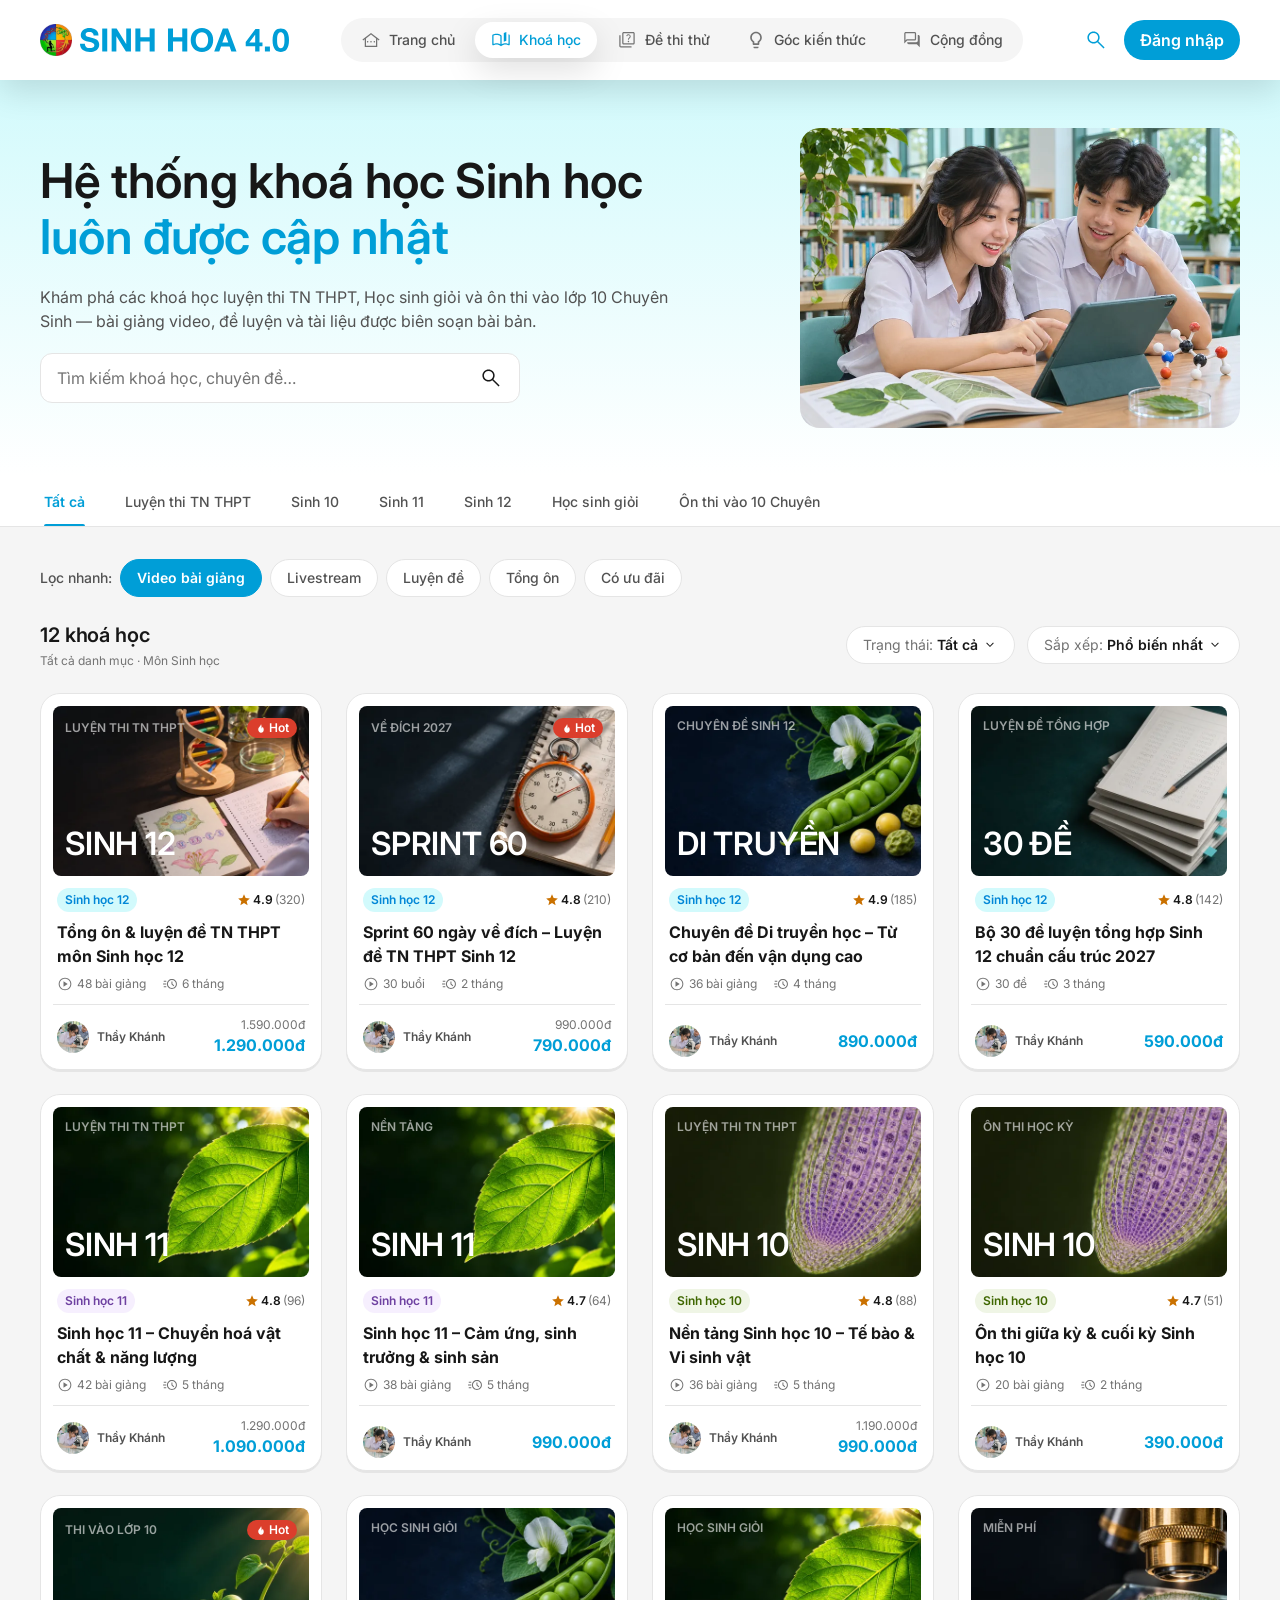
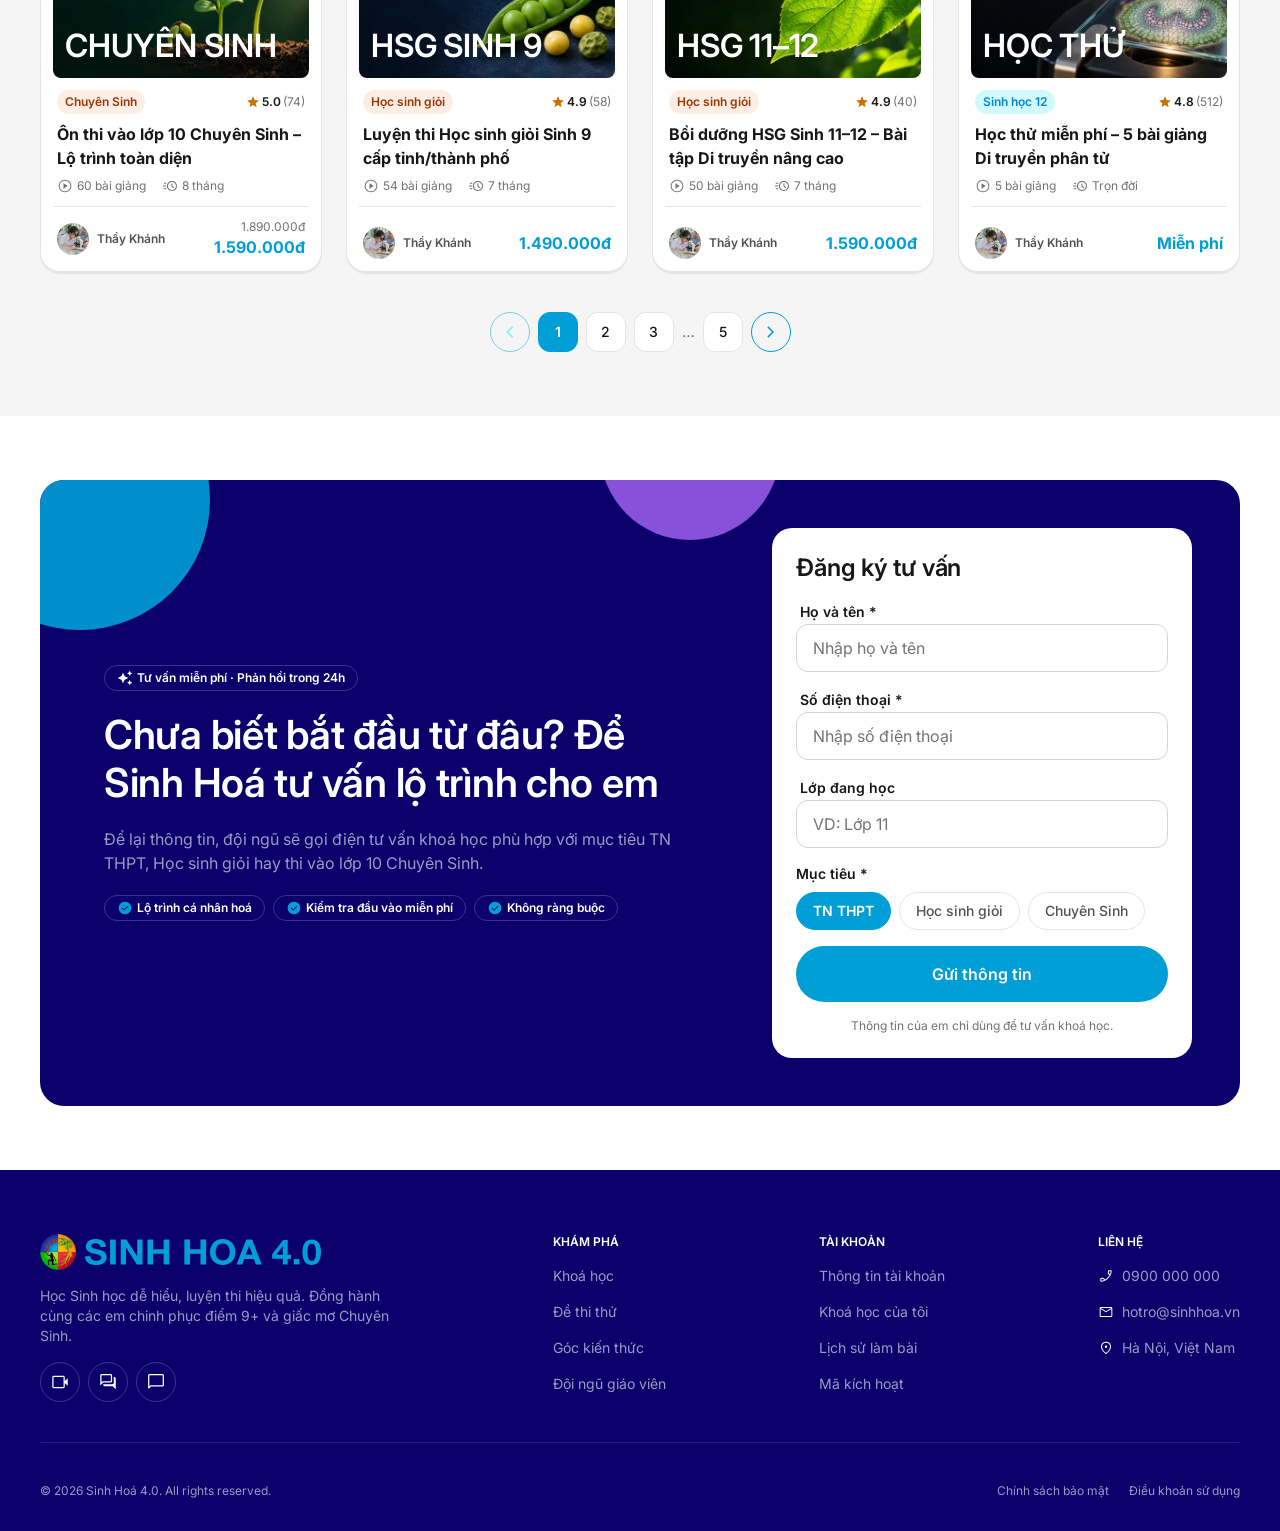
<file: khoa-hoc.html>
<!doctype html>
<html lang="vi">
<head>
  <meta charset="UTF-8">
  <meta name="viewport" content="width=device-width, initial-scale=1.0">
  <title>Khoá học Sinh học — Sinh Hoá 4.0</title>
  <meta name="description" content="Khoá học luyện thi TN THPT, Học sinh giỏi và ôn thi vào lớp 10 Chuyên Sinh — bài giảng video, đề luyện và tài liệu bài bản.">
  <link rel="icon" type="image/png" href="assets/favicon.png">
  <link rel="preconnect" href="https://fonts.googleapis.com">
  <link rel="preconnect" href="https://fonts.gstatic.com" crossorigin>
  <link rel="stylesheet" href="https://fonts.googleapis.com/css2?family=Inter:wght@400;500;600;700&display=swap">
  <link rel="stylesheet" href="css/base.css">
  <link rel="stylesheet" href="css/components.css">
  <link rel="stylesheet" href="css/courses.css">
</head>
<body>
  <header class="site-header">
    <div class="container site-header__inner">
      <a href="index.html" class="logo" aria-label="Sinh Hoa 4.0 — Trang chủ">
        <img src="assets/logo-symbol.webp" class="logo__symbol" width="32" height="32" alt="">
        <img src="assets/logo-wordmark.svg" class="logo__wordmark" alt="Sinh Hoa 4.0">
      </a>
      <nav class="main-nav" aria-label="Điều hướng chính">
        <a href="index.html" class="main-nav__item t-body-m-med"><img src="assets/nav-home-inactive.svg" width="20" height="20" alt="">Trang chủ</a>
        <a href="khoa-hoc.html" class="main-nav__item t-body-m-med is-active" aria-current="page"><img src="assets/nav-courses-active.svg" width="20" height="20" alt="">Khoá học</a>
        <a href="index.html#de-thi-thu" class="main-nav__item t-body-m-med"><img src="assets/nav-exams.svg" width="20" height="20" alt="">Đề thi thử</a>
        <a href="index.html#goc-kien-thuc" class="main-nav__item t-body-m-med"><img src="assets/nav-knowledge.svg" width="20" height="20" alt="">Góc kiến thức</a>
        <a href="#" class="main-nav__item t-body-m-med"><img src="assets/nav-community.svg" width="20" height="20" alt="">Cộng đồng</a>
      </nav>
      <div class="site-header__actions">
        <button type="button" class="site-header__search" aria-label="Tìm kiếm"><img src="assets/icon-search.svg" width="24" height="24" alt=""></button>
        <button type="button" class="site-header__login t-button-l">Đăng nhập</button>
      </div>
    </div>
  </header>

  <main>
    <!-- Hero -->
    <section class="hero" aria-labelledby="courses-hero-title">
      <div class="container hero-inner">
        <div class="hero-content">
          <h1 id="courses-hero-title" class="hero-title t-heading-xl">Hệ thống khoá học Sinh học <span class="accent">luôn được cập nhật</span></h1>
          <p class="hero-description t-body-l">Khám phá các khoá học luyện thi TN THPT, Học sinh giỏi và ôn thi vào lớp 10 Chuyên Sinh — bài giảng video, đề luyện và tài liệu được biên soạn bài bản.</p>
          <form class="search" role="search" id="course-search-form">
            <label for="course-search" class="sr-only">Tìm kiếm khoá học</label>
            <input id="course-search" type="search" class="t-body-l" placeholder="Tìm kiếm khoá học, chuyên đề…" autocomplete="off">
            <button type="submit" class="search-button" aria-label="Tìm kiếm"><img src="assets/icon-search-input.svg" width="24" height="24" alt=""></button>
          </form>
        </div>
        <img src="assets/hero-courses.webp" class="hero-image" alt="Hai học sinh cùng học Sinh học trên máy tính bảng">
      </div>
    </section>

    <!-- Danh mục -->
    <div class="category-bar">
      <div class="container category-tabs" role="tablist" aria-label="Danh mục khoá học" data-tabs="category">
        <button type="button" role="tab" class="category-tab is-active t-body-m-sb" aria-selected="true" data-value="Tất cả">Tất cả<span class="indicator"></span></button>
        <button type="button" role="tab" class="category-tab t-body-m-med" aria-selected="false" data-value="Luyện thi TN THPT">Luyện thi TN THPT<span class="indicator"></span></button>
        <button type="button" role="tab" class="category-tab t-body-m-med" aria-selected="false" data-value="Sinh 10">Sinh 10<span class="indicator"></span></button>
        <button type="button" role="tab" class="category-tab t-body-m-med" aria-selected="false" data-value="Sinh 11">Sinh 11<span class="indicator"></span></button>
        <button type="button" role="tab" class="category-tab t-body-m-med" aria-selected="false" data-value="Sinh 12">Sinh 12<span class="indicator"></span></button>
        <button type="button" role="tab" class="category-tab t-body-m-med" aria-selected="false" data-value="Học sinh giỏi">Học sinh giỏi<span class="indicator"></span></button>
        <button type="button" role="tab" class="category-tab t-body-m-med" aria-selected="false" data-value="Ôn thi vào 10 Chuyên">Ôn thi vào 10 Chuyên<span class="indicator"></span></button>
      </div>
    </div>

    <!-- Danh sách khoá học -->
    <section id="danh-sach" class="listing" aria-label="Danh sách khoá học">
      <div class="container listing-inner">
        <div class="quick-filters">
          <span class="quick-label t-body-m-med">Lọc nhanh:</span>
          <div class="tabs" role="group" aria-label="Lọc nhanh" data-tabs="quick">
            <button type="button" class="tab is-active" aria-pressed="true" data-value="Video bài giảng">Video bài giảng</button>
            <button type="button" class="tab" aria-pressed="false" data-value="Livestream">Livestream</button>
            <button type="button" class="tab" aria-pressed="false" data-value="Luyện đề">Luyện đề</button>
            <button type="button" class="tab" aria-pressed="false" data-value="Tổng ôn">Tổng ôn</button>
            <button type="button" class="tab" aria-pressed="false" data-value="Có ưu đãi">Có ưu đãi</button>
          </div>
        </div>
        <div class="results-bar">
          <div class="count">
            <p id="results-count" class="t-heading-xs" aria-live="polite">12 khoá học</p>
            <p id="results-sub" class="count-sub t-caption">Tất cả danh mục · Môn Sinh học</p>
          </div>
          <div class="controls">
            <div class="dropdown">
              <label for="status-select" class="dropdown__prefix t-body-m">Trạng thái:</label>
              <span class="dropdown__value t-body-m-sb">Tất cả</span>
              <img src="assets/icon-chevron-down.svg" width="16" height="16" alt="">
              <select id="status-select">
                <option>Tất cả</option>
                <option>Có ưu đãi</option>
                <option>Miễn phí</option>
              </select>
            </div>
            <div class="dropdown">
              <label for="sort-select" class="dropdown__prefix t-body-m">Sắp xếp:</label>
              <span class="dropdown__value t-body-m-sb">Phổ biến nhất</span>
              <img src="assets/icon-chevron-down.svg" width="16" height="16" alt="">
              <select id="sort-select">
                <option>Phổ biến nhất</option>
                <option>Đánh giá cao</option>
                <option>Giá thấp đến cao</option>
                <option>Giá cao đến thấp</option>
              </select>
            </div>
          </div>
        </div>
        <div class="grid" id="course-grid">
          <a href="#" class="listing-card" data-index="0" data-categories="Luyện thi TN THPT|Sinh 12" data-formats="Video bài giảng|Luyện đề|Tổng ôn" data-price="1290000" data-rating="4.9" data-offer>
            <div class="cover">
              <img src="assets/thumb-sinh12.webp" class="cover__img" alt="" loading="lazy">
              <div class="cover__top">
                <span class="cover__eyebrow t-caption-sb">LUYỆN THI TN THPT</span>
                <span class="badge-hot t-caption-sb"><img src="assets/icon-flame.svg" width="12" height="12" alt="">Hot</span>
              </div>
              <span class="cover__title t-heading-m">SINH 12</span>
            </div>
            <div class="listing-card__body">
              <div class="listing-card__subject">
                <span class="chip chip--blue t-caption-sb">Sinh học 12</span>
                <span class="rating"><img src="assets/icon-star.svg" width="14" height="14" alt=""><span class="t-caption-sb">4.9</span><span class="rating__count t-caption">(320)</span></span>
              </div>
              <h3 class="listing-card__title t-body-l-b">Tổng ôn &amp; luyện đề TN THPT môn Sinh học 12</h3>
              <div class="meta">
                <span class="meta__item t-caption"><img src="assets/icon-play.svg" width="16" height="16" alt="">48 bài giảng</span>
                <span class="meta__item t-caption"><img src="assets/icon-clock.svg" width="16" height="16" alt="">6 tháng</span>
              </div>
            </div>
            <hr class="divider">
            <div class="card-footer">
              <span class="teacher t-caption-sb"><img src="assets/hero-home.webp" class="avatar" width="32" height="32" alt=""><span>Thầy Khánh</span></span>
              <span class="price-stack"><span class="price-stack__original t-caption">1.590.000đ</span><span class="price t-body-l-b">1.290.000đ</span></span>
            </div>
          </a>
          <a href="#" class="listing-card" data-index="1" data-categories="Luyện thi TN THPT|Sinh 12" data-formats="Video bài giảng|Livestream|Luyện đề" data-price="790000" data-rating="4.8" data-offer>
            <div class="cover">
              <img src="assets/cover-sprint60.webp" class="cover__img" alt="" loading="lazy">
              <div class="cover__top">
                <span class="cover__eyebrow t-caption-sb">VỀ ĐÍCH 2027</span>
                <span class="badge-hot t-caption-sb"><img src="assets/icon-flame.svg" width="12" height="12" alt="">Hot</span>
              </div>
              <span class="cover__title t-heading-m">SPRINT 60</span>
            </div>
            <div class="listing-card__body">
              <div class="listing-card__subject">
                <span class="chip chip--blue t-caption-sb">Sinh học 12</span>
                <span class="rating"><img src="assets/icon-star.svg" width="14" height="14" alt=""><span class="t-caption-sb">4.8</span><span class="rating__count t-caption">(210)</span></span>
              </div>
              <h3 class="listing-card__title t-body-l-b">Sprint 60 ngày về đích – Luyện đề TN THPT Sinh 12</h3>
              <div class="meta">
                <span class="meta__item t-caption"><img src="assets/icon-play.svg" width="16" height="16" alt="">30 buổi</span>
                <span class="meta__item t-caption"><img src="assets/icon-clock.svg" width="16" height="16" alt="">2 tháng</span>
              </div>
            </div>
            <hr class="divider">
            <div class="card-footer">
              <span class="teacher t-caption-sb"><img src="assets/hero-home.webp" class="avatar" width="32" height="32" alt=""><span>Thầy Khánh</span></span>
              <span class="price-stack"><span class="price-stack__original t-caption">990.000đ</span><span class="price t-body-l-b">790.000đ</span></span>
            </div>
          </a>
          <a href="#" class="listing-card" data-index="2" data-categories="Sinh 12" data-formats="Video bài giảng" data-price="890000" data-rating="4.9">
            <div class="cover">
              <img src="assets/cover-di-truyen.webp" class="cover__img" alt="" loading="lazy">
              <div class="cover__top">
                <span class="cover__eyebrow t-caption-sb">CHUYÊN ĐỀ SINH 12</span>
              </div>
              <span class="cover__title t-heading-m">DI TRUYỀN</span>
            </div>
            <div class="listing-card__body">
              <div class="listing-card__subject">
                <span class="chip chip--blue t-caption-sb">Sinh học 12</span>
                <span class="rating"><img src="assets/icon-star.svg" width="14" height="14" alt=""><span class="t-caption-sb">4.9</span><span class="rating__count t-caption">(185)</span></span>
              </div>
              <h3 class="listing-card__title t-body-l-b">Chuyên đề Di truyền học – Từ cơ bản đến vận dụng cao</h3>
              <div class="meta">
                <span class="meta__item t-caption"><img src="assets/icon-play.svg" width="16" height="16" alt="">36 bài giảng</span>
                <span class="meta__item t-caption"><img src="assets/icon-clock.svg" width="16" height="16" alt="">4 tháng</span>
              </div>
            </div>
            <hr class="divider">
            <div class="card-footer">
              <span class="teacher t-caption-sb"><img src="assets/hero-home.webp" class="avatar" width="32" height="32" alt=""><span>Thầy Khánh</span></span>
              <span class="price-stack"><span class="price t-body-l-b">890.000đ</span></span>
            </div>
          </a>
          <a href="#" class="listing-card" data-index="3" data-categories="Luyện thi TN THPT|Sinh 12" data-formats="Video bài giảng|Luyện đề" data-price="590000" data-rating="4.8">
            <div class="cover">
              <img src="assets/cover-30-de.webp" class="cover__img" alt="" loading="lazy">
              <div class="cover__top">
                <span class="cover__eyebrow t-caption-sb">LUYỆN ĐỀ TỔNG HỢP</span>
              </div>
              <span class="cover__title t-heading-m">30 ĐỀ</span>
            </div>
            <div class="listing-card__body">
              <div class="listing-card__subject">
                <span class="chip chip--blue t-caption-sb">Sinh học 12</span>
                <span class="rating"><img src="assets/icon-star.svg" width="14" height="14" alt=""><span class="t-caption-sb">4.8</span><span class="rating__count t-caption">(142)</span></span>
              </div>
              <h3 class="listing-card__title t-body-l-b">Bộ 30 đề luyện tổng hợp Sinh 12 chuẩn cấu trúc 2027</h3>
              <div class="meta">
                <span class="meta__item t-caption"><img src="assets/icon-play.svg" width="16" height="16" alt="">30 đề</span>
                <span class="meta__item t-caption"><img src="assets/icon-clock.svg" width="16" height="16" alt="">3 tháng</span>
              </div>
            </div>
            <hr class="divider">
            <div class="card-footer">
              <span class="teacher t-caption-sb"><img src="assets/hero-home.webp" class="avatar" width="32" height="32" alt=""><span>Thầy Khánh</span></span>
              <span class="price-stack"><span class="price t-body-l-b">590.000đ</span></span>
            </div>
          </a>
          <a href="#" class="listing-card" data-index="4" data-categories="Luyện thi TN THPT|Sinh 11" data-formats="Video bài giảng" data-price="1090000" data-rating="4.8" data-offer>
            <div class="cover">
              <img src="assets/thumb-sinh11.webp" class="cover__img" alt="" loading="lazy">
              <div class="cover__top">
                <span class="cover__eyebrow t-caption-sb">LUYỆN THI TN THPT</span>
              </div>
              <span class="cover__title t-heading-m">SINH 11</span>
            </div>
            <div class="listing-card__body">
              <div class="listing-card__subject">
                <span class="chip chip--lavender t-caption-sb">Sinh học 11</span>
                <span class="rating"><img src="assets/icon-star.svg" width="14" height="14" alt=""><span class="t-caption-sb">4.8</span><span class="rating__count t-caption">(96)</span></span>
              </div>
              <h3 class="listing-card__title t-body-l-b">Sinh học 11 – Chuyển hoá vật chất &amp; năng lượng</h3>
              <div class="meta">
                <span class="meta__item t-caption"><img src="assets/icon-play.svg" width="16" height="16" alt="">42 bài giảng</span>
                <span class="meta__item t-caption"><img src="assets/icon-clock.svg" width="16" height="16" alt="">5 tháng</span>
              </div>
            </div>
            <hr class="divider">
            <div class="card-footer">
              <span class="teacher t-caption-sb"><img src="assets/hero-home.webp" class="avatar" width="32" height="32" alt=""><span>Thầy Khánh</span></span>
              <span class="price-stack"><span class="price-stack__original t-caption">1.290.000đ</span><span class="price t-body-l-b">1.090.000đ</span></span>
            </div>
          </a>
          <a href="#" class="listing-card" data-index="5" data-categories="Sinh 11" data-formats="Video bài giảng" data-price="990000" data-rating="4.7">
            <div class="cover">
              <img src="assets/thumb-sinh11.webp" class="cover__img" alt="" loading="lazy">
              <div class="cover__top">
                <span class="cover__eyebrow t-caption-sb">NỀN TẢNG</span>
              </div>
              <span class="cover__title t-heading-m">SINH 11</span>
            </div>
            <div class="listing-card__body">
              <div class="listing-card__subject">
                <span class="chip chip--lavender t-caption-sb">Sinh học 11</span>
                <span class="rating"><img src="assets/icon-star.svg" width="14" height="14" alt=""><span class="t-caption-sb">4.7</span><span class="rating__count t-caption">(64)</span></span>
              </div>
              <h3 class="listing-card__title t-body-l-b">Sinh học 11 – Cảm ứng, sinh trưởng &amp; sinh sản</h3>
              <div class="meta">
                <span class="meta__item t-caption"><img src="assets/icon-play.svg" width="16" height="16" alt="">38 bài giảng</span>
                <span class="meta__item t-caption"><img src="assets/icon-clock.svg" width="16" height="16" alt="">5 tháng</span>
              </div>
            </div>
            <hr class="divider">
            <div class="card-footer">
              <span class="teacher t-caption-sb"><img src="assets/hero-home.webp" class="avatar" width="32" height="32" alt=""><span>Thầy Khánh</span></span>
              <span class="price-stack"><span class="price t-body-l-b">990.000đ</span></span>
            </div>
          </a>
          <a href="#" class="listing-card" data-index="6" data-categories="Luyện thi TN THPT|Sinh 10" data-formats="Video bài giảng" data-price="990000" data-rating="4.8" data-offer>
            <div class="cover">
              <img src="assets/thumb-sinh10.webp" class="cover__img" alt="" loading="lazy">
              <div class="cover__top">
                <span class="cover__eyebrow t-caption-sb">LUYỆN THI TN THPT</span>
              </div>
              <span class="cover__title t-heading-m">SINH 10</span>
            </div>
            <div class="listing-card__body">
              <div class="listing-card__subject">
                <span class="chip chip--lime t-caption-sb">Sinh học 10</span>
                <span class="rating"><img src="assets/icon-star.svg" width="14" height="14" alt=""><span class="t-caption-sb">4.8</span><span class="rating__count t-caption">(88)</span></span>
              </div>
              <h3 class="listing-card__title t-body-l-b">Nền tảng Sinh học 10 – Tế bào &amp; Vi sinh vật</h3>
              <div class="meta">
                <span class="meta__item t-caption"><img src="assets/icon-play.svg" width="16" height="16" alt="">36 bài giảng</span>
                <span class="meta__item t-caption"><img src="assets/icon-clock.svg" width="16" height="16" alt="">5 tháng</span>
              </div>
            </div>
            <hr class="divider">
            <div class="card-footer">
              <span class="teacher t-caption-sb"><img src="assets/hero-home.webp" class="avatar" width="32" height="32" alt=""><span>Thầy Khánh</span></span>
              <span class="price-stack"><span class="price-stack__original t-caption">1.190.000đ</span><span class="price t-body-l-b">990.000đ</span></span>
            </div>
          </a>
          <a href="#" class="listing-card" data-index="7" data-categories="Sinh 10" data-formats="Video bài giảng|Tổng ôn" data-price="390000" data-rating="4.7">
            <div class="cover">
              <img src="assets/thumb-sinh10.webp" class="cover__img" alt="" loading="lazy">
              <div class="cover__top">
                <span class="cover__eyebrow t-caption-sb">ÔN THI HỌC KỲ</span>
              </div>
              <span class="cover__title t-heading-m">SINH 10</span>
            </div>
            <div class="listing-card__body">
              <div class="listing-card__subject">
                <span class="chip chip--lime t-caption-sb">Sinh học 10</span>
                <span class="rating"><img src="assets/icon-star.svg" width="14" height="14" alt=""><span class="t-caption-sb">4.7</span><span class="rating__count t-caption">(51)</span></span>
              </div>
              <h3 class="listing-card__title t-body-l-b">Ôn thi giữa kỳ &amp; cuối kỳ Sinh học 10</h3>
              <div class="meta">
                <span class="meta__item t-caption"><img src="assets/icon-play.svg" width="16" height="16" alt="">20 bài giảng</span>
                <span class="meta__item t-caption"><img src="assets/icon-clock.svg" width="16" height="16" alt="">2 tháng</span>
              </div>
            </div>
            <hr class="divider">
            <div class="card-footer">
              <span class="teacher t-caption-sb"><img src="assets/hero-home.webp" class="avatar" width="32" height="32" alt=""><span>Thầy Khánh</span></span>
              <span class="price-stack"><span class="price t-body-l-b">390.000đ</span></span>
            </div>
          </a>
          <a href="#" class="listing-card" data-index="8" data-categories="Ôn thi vào 10 Chuyên" data-formats="Video bài giảng|Livestream" data-price="1590000" data-rating="5.0" data-offer>
            <div class="cover">
              <img src="assets/cover-chuyen-sinh.webp" class="cover__img" alt="" loading="lazy">
              <div class="cover__top">
                <span class="cover__eyebrow t-caption-sb">THI VÀO LỚP 10</span>
                <span class="badge-hot t-caption-sb"><img src="assets/icon-flame.svg" width="12" height="12" alt="">Hot</span>
              </div>
              <span class="cover__title t-heading-m">CHUYÊN SINH</span>
            </div>
            <div class="listing-card__body">
              <div class="listing-card__subject">
                <span class="chip chip--volcano t-caption-sb">Chuyên Sinh</span>
                <span class="rating"><img src="assets/icon-star.svg" width="14" height="14" alt=""><span class="t-caption-sb">5.0</span><span class="rating__count t-caption">(74)</span></span>
              </div>
              <h3 class="listing-card__title t-body-l-b">Ôn thi vào lớp 10 Chuyên Sinh – Lộ trình toàn diện</h3>
              <div class="meta">
                <span class="meta__item t-caption"><img src="assets/icon-play.svg" width="16" height="16" alt="">60 bài giảng</span>
                <span class="meta__item t-caption"><img src="assets/icon-clock.svg" width="16" height="16" alt="">8 tháng</span>
              </div>
            </div>
            <hr class="divider">
            <div class="card-footer">
              <span class="teacher t-caption-sb"><img src="assets/hero-home.webp" class="avatar" width="32" height="32" alt=""><span>Thầy Khánh</span></span>
              <span class="price-stack"><span class="price-stack__original t-caption">1.890.000đ</span><span class="price t-body-l-b">1.590.000đ</span></span>
            </div>
          </a>
          <a href="#" class="listing-card" data-index="9" data-categories="Học sinh giỏi" data-formats="Video bài giảng" data-price="1490000" data-rating="4.9">
            <div class="cover">
              <img src="assets/cover-di-truyen.webp" class="cover__img" alt="" loading="lazy">
              <div class="cover__top">
                <span class="cover__eyebrow t-caption-sb">HỌC SINH GIỎI</span>
              </div>
              <span class="cover__title t-heading-m">HSG SINH 9</span>
            </div>
            <div class="listing-card__body">
              <div class="listing-card__subject">
                <span class="chip chip--volcano t-caption-sb">Học sinh giỏi</span>
                <span class="rating"><img src="assets/icon-star.svg" width="14" height="14" alt=""><span class="t-caption-sb">4.9</span><span class="rating__count t-caption">(58)</span></span>
              </div>
              <h3 class="listing-card__title t-body-l-b">Luyện thi Học sinh giỏi Sinh 9 cấp tỉnh/thành phố</h3>
              <div class="meta">
                <span class="meta__item t-caption"><img src="assets/icon-play.svg" width="16" height="16" alt="">54 bài giảng</span>
                <span class="meta__item t-caption"><img src="assets/icon-clock.svg" width="16" height="16" alt="">7 tháng</span>
              </div>
            </div>
            <hr class="divider">
            <div class="card-footer">
              <span class="teacher t-caption-sb"><img src="assets/hero-home.webp" class="avatar" width="32" height="32" alt=""><span>Thầy Khánh</span></span>
              <span class="price-stack"><span class="price t-body-l-b">1.490.000đ</span></span>
            </div>
          </a>
          <a href="#" class="listing-card" data-index="10" data-categories="Học sinh giỏi" data-formats="Video bài giảng" data-price="1590000" data-rating="4.9">
            <div class="cover">
              <img src="assets/thumb-sinh11.webp" class="cover__img" alt="" loading="lazy">
              <div class="cover__top">
                <span class="cover__eyebrow t-caption-sb">HỌC SINH GIỎI</span>
              </div>
              <span class="cover__title t-heading-m">HSG 11–12</span>
            </div>
            <div class="listing-card__body">
              <div class="listing-card__subject">
                <span class="chip chip--volcano t-caption-sb">Học sinh giỏi</span>
                <span class="rating"><img src="assets/icon-star.svg" width="14" height="14" alt=""><span class="t-caption-sb">4.9</span><span class="rating__count t-caption">(40)</span></span>
              </div>
              <h3 class="listing-card__title t-body-l-b">Bồi dưỡng HSG Sinh 11–12 – Bài tập Di truyền nâng cao</h3>
              <div class="meta">
                <span class="meta__item t-caption"><img src="assets/icon-play.svg" width="16" height="16" alt="">50 bài giảng</span>
                <span class="meta__item t-caption"><img src="assets/icon-clock.svg" width="16" height="16" alt="">7 tháng</span>
              </div>
            </div>
            <hr class="divider">
            <div class="card-footer">
              <span class="teacher t-caption-sb"><img src="assets/hero-home.webp" class="avatar" width="32" height="32" alt=""><span>Thầy Khánh</span></span>
              <span class="price-stack"><span class="price t-body-l-b">1.590.000đ</span></span>
            </div>
          </a>
          <a href="#" class="listing-card" data-index="11" data-categories="Sinh 12" data-formats="Video bài giảng" data-price="0" data-rating="4.8">
            <div class="cover">
              <img src="assets/thumb-chuyen-sinh.webp" class="cover__img" alt="" loading="lazy">
              <div class="cover__top">
                <span class="cover__eyebrow t-caption-sb">MIỄN PHÍ</span>
              </div>
              <span class="cover__title t-heading-m">HỌC THỬ</span>
            </div>
            <div class="listing-card__body">
              <div class="listing-card__subject">
                <span class="chip chip--blue t-caption-sb">Sinh học 12</span>
                <span class="rating"><img src="assets/icon-star.svg" width="14" height="14" alt=""><span class="t-caption-sb">4.8</span><span class="rating__count t-caption">(512)</span></span>
              </div>
              <h3 class="listing-card__title t-body-l-b">Học thử miễn phí – 5 bài giảng Di truyền phân tử</h3>
              <div class="meta">
                <span class="meta__item t-caption"><img src="assets/icon-play.svg" width="16" height="16" alt="">5 bài giảng</span>
                <span class="meta__item t-caption"><img src="assets/icon-clock.svg" width="16" height="16" alt="">Trọn đời</span>
              </div>
            </div>
            <hr class="divider">
            <div class="card-footer">
              <span class="teacher t-caption-sb"><img src="assets/hero-home.webp" class="avatar" width="32" height="32" alt=""><span>Thầy Khánh</span></span>
              <span class="price-stack"><span class="price t-body-l-b">Miễn phí</span></span>
            </div>
          </a>
        </div>
        <div class="empty" id="course-empty" hidden>
          <p class="t-body-l-sb">Không tìm thấy khoá học phù hợp</p>
          <p class="count-sub t-body-m">Hãy thử đổi danh mục hoặc bộ lọc khác.</p>
        </div>
        <nav class="pagination" aria-label="Phân trang" data-pagination data-total="5"></nav>
      </div>
    </section>

    <!-- Đăng ký tư vấn -->
    <section class="consultation" aria-labelledby="consultation-title">
      <div class="container">
        <div class="banner">
          <img src="assets/deco-circle-blue.svg" class="deco-blue" width="260" height="260" alt="">
          <img src="assets/deco-circle-purple.svg" class="deco-purple" width="180" height="180" alt="">
          <div class="pitch">
            <span class="pill t-caption-sb"><img src="assets/icon-sparkle-white.svg" width="16" height="16" alt="">Tư vấn miễn phí · Phản hồi trong 24h</span>
            <h2 id="consultation-title" class="t-heading-l">Chưa biết bắt đầu từ đâu? Để Sinh Hoá tư vấn lộ trình cho em</h2>
            <p class="pitch-description t-body-l">Để lại thông tin, đội ngũ sẽ gọi điện tư vấn khoá học phù hợp với mục tiêu TN THPT, Học sinh giỏi hay thi vào lớp 10 Chuyên Sinh.</p>
            <ul class="benefits">
              <li class="pill t-caption-sb"><img src="assets/icon-check-circle-small.svg" width="16" height="16" alt="">Lộ trình cá nhân hoá</li>
              <li class="pill t-caption-sb"><img src="assets/icon-check-circle-small.svg" width="16" height="16" alt="">Kiểm tra đầu vào miễn phí</li>
              <li class="pill t-caption-sb"><img src="assets/icon-check-circle-small.svg" width="16" height="16" alt="">Không ràng buộc</li>
            </ul>
          </div>
          <form class="form" id="consult-form" novalidate>
            <h3 class="t-heading-s">Đăng ký tư vấn</h3>
            <div class="field">
              <label for="name" class="field-label t-body-m-sb">Họ và tên *</label>
              <input id="name" name="name" class="input t-body-l" placeholder="Nhập họ và tên" required autocomplete="name">
            </div>
            <div class="field">
              <label for="phone" class="field-label t-body-m-sb">Số điện thoại *</label>
              <input id="phone" name="phone" class="input t-body-l" placeholder="Nhập số điện thoại" type="tel" required autocomplete="tel" pattern="[0-9 +]{9,15}">
            </div>
            <div class="field">
              <label for="grade" class="field-label t-body-m-sb">Lớp đang học</label>
              <input id="grade" name="grade" class="input t-body-l" placeholder="VD: Lớp 11">
            </div>
            <fieldset class="goal">
              <legend class="t-body-m-sb">Mục tiêu *</legend>
              <div class="tabs goal-options" role="group" aria-label="Mục tiêu" data-tabs="goal">
                <button type="button" class="tab is-active" aria-pressed="true" data-value="TN THPT">TN THPT</button>
                <button type="button" class="tab" aria-pressed="false" data-value="Học sinh giỏi">Học sinh giỏi</button>
                <button type="button" class="tab" aria-pressed="false" data-value="Chuyên Sinh">Chuyên Sinh</button>
              </div>
              <input type="hidden" name="goal" value="TN THPT">
            </fieldset>
            <button type="submit" class="btn btn--filled btn--l btn--full"><span class="t-button-l">Gửi thông tin</span></button>
            <p class="note t-caption" id="consult-note">Thông tin của em chỉ dùng để tư vấn khoá học.</p>
          </form>
        </div>
      </div>
    </section>
  </main>

  <footer class="site-footer">
    <div class="container site-footer__columns">
      <div class="site-footer__brand">
        <a href="index.html" class="logo logo--footer" aria-label="Sinh Hoa 4.0">
          <img src="assets/logo-symbol.webp" class="logo__symbol" width="36" height="36" alt="">
          <img src="assets/logo-wordmark-footer.svg" class="logo__wordmark" alt="Sinh Hoa 4.0">
        </a>
        <p class="t-body-m">Học Sinh học dễ hiểu, luyện thi hiệu quả. Đồng hành cùng các em chinh phục điểm 9+ và giấc mơ Chuyên Sinh.</p>
        <div class="site-footer__social">
          <a href="#" class="social-btn" aria-label="Kênh video"><img src="assets/social-video.svg" width="20" height="20" alt=""></a>
          <a href="#" class="social-btn" aria-label="Cộng đồng"><img src="assets/social-community.svg" width="20" height="20" alt=""></a>
          <a href="#" class="social-btn" aria-label="Nhắn tin"><img src="assets/social-chat.svg" width="20" height="20" alt=""></a>
        </div>
      </div>
      <div class="site-footer__col">
        <p class="site-footer__title t-caption-sb">KHÁM PHÁ</p>
        <a href="khoa-hoc.html" class="t-body-m">Khoá học</a>
        <a href="index.html#de-thi-thu" class="t-body-m">Đề thi thử</a>
        <a href="index.html#goc-kien-thuc" class="t-body-m">Góc kiến thức</a>
        <a href="index.html#doi-ngu" class="t-body-m">Đội ngũ giáo viên</a>
      </div>
      <div class="site-footer__col">
        <p class="site-footer__title t-caption-sb">TÀI KHOẢN</p>
        <a href="#" class="t-body-m">Thông tin tài khoản</a>
        <a href="#" class="t-body-m">Khoá học của tôi</a>
        <a href="#" class="t-body-m">Lịch sử làm bài</a>
        <a href="#" class="t-body-m">Mã kích hoạt</a>
      </div>
      <div class="site-footer__col">
        <p class="site-footer__title t-caption-sb">LIÊN HỆ</p>
        <a href="tel:0900000000" class="site-footer__contact t-body-m"><img src="assets/icon-phone.svg" width="16" height="16" alt="">0900 000 000</a>
        <a href="mailto:hotro@sinhhoa.vn" class="site-footer__contact t-body-m"><img src="assets/icon-mail.svg" width="16" height="16" alt="">hotro@sinhhoa.vn</a>
        <span class="site-footer__contact t-body-m"><img src="assets/icon-address.svg" width="16" height="16" alt="">Hà Nội, Việt Nam</span>
      </div>
    </div>
    <div class="container">
      <div class="site-footer__bottom t-caption">
        <p>© 2026 Sinh Hoá 4.0. All rights reserved.</p>
        <div class="site-footer__legal">
          <a href="#">Chính sách bảo mật</a>
          <a href="#">Điều khoản sử dụng</a>
        </div>
      </div>
    </div>
  </footer>

  <script src="js/main.js"></script>
</body>
</html>
</file>
<file: css/base.css>
/* Sinh Hoa 4.0 — design tokens (mirrored from the Figma variables), reset and text styles. */
:root {
  /* Brand */
  --fill-brand: #009ed7;
  --fill-brand-secondary: #d2fafc;
  --text-brand: #009ed7;
  --text-brand-on-hero: #0b006b;
  --stroke-brand: #009ed7;
  --shadow-brand: #0287d7;

  /* Surfaces */
  --surface-main: #f5f5f5;
  --surface-secondary: #ffffff;
  --surface-brand-dark: #0b006b;
  --hero-bg-start: #d2fafc;
  --hero-bg-end: #00bce4;

  /* Neutrals */
  --fill-white: #ffffff;
  --fill-gray: #e5e5e5;
  --text-black: #171717;
  --text-gray-default: #525252;
  --text-gray: #737373;
  --text-white: #ffffff;
  --text-white-60: rgba(255, 255, 255, 0.6);
  --stroke-neutral: #e5e5e5;
  --stroke-neutral-secondary: #d4d4d4;
  --stroke-white-20: rgba(255, 255, 255, 0.2);
  --stroke-white-10: rgba(255, 255, 255, 0.1);

  /* Status */
  --fill-error: #db3e2c;
  --fill-warning-secondary: #faf1e5;
  --icon-warning: #ca7100;

  /* Chip modes (Blue / Lavender / Lime / Volcano) */
  --chip-blue-bg: #d2fafc;
  --chip-blue-text: #0287d7;
  --chip-lavender-bg: #f6effe;
  --chip-lavender-text: #6e41a1;
  --chip-lime-bg: #eff5e5;
  --chip-lime-text: #3f6700;
  --chip-volcano-bg: #fdeee5;
  --chip-volcano-text: #993700;

  /* Spacing */
  --space-xxs: 2px;
  --space-xs: 4px;
  --space-s: 8px;
  --space-m: 12px;
  --space-l: 16px;
  --space-xl: 20px;
  --space-xxl: 24px;
  --space-xxxl: 32px;
  --space-4xl: 40px;
  --space-5xl: 48px;
  --space-6xl: 64px;

  /* Radius */
  --radius-s: 8px;
  --radius-m: 12px;
  --radius-l: 16px;
  --radius-xl: 20px;
  --radius-xxl: 24px;
  --radius-half: 50px;
  --radius-full: 100px;

  /* Layout */
  --layout-container: 1200px;
  --layout-header-height: 80px;
  --page-gutter: 16px;

  /* Effects */
  --shadow-header: 0 12px 32px rgba(0, 0, 0, 0.12);
  --shadow-nav-active: 0 12px 16px rgba(0, 0, 0, 0.12);
  --shadow-card-raised: 0 2px 0 #e5e5e5;

  /* Typography */
  --font-family: "Inter", system-ui, -apple-system, "Segoe UI", Roboto, sans-serif;
}


*,
*::before,
*::after {
  box-sizing: border-box;
}

html {
  -webkit-text-size-adjust: 100%;
}

body {
  margin: 0;
  font-family: var(--font-family);
  color: var(--text-black);
  background: var(--fill-white);
  -webkit-font-smoothing: antialiased;
  -moz-osx-font-smoothing: grayscale;
  overflow-x: hidden;
}

h1,
h2,
h3,
h4,
p {
  margin: 0;
}

img {
  display: block;
  max-width: 100%;
}

a {
  color: inherit;
  text-decoration: none;
}

button,
input {
  font: inherit;
  color: inherit;
}

button {
  cursor: pointer;
  background: none;
  border: 0;
  padding: 0;
}

:focus-visible {
  outline: 2px solid var(--fill-brand);
  outline-offset: 2px;
}

.container {
  width: 100%;
  max-width: calc(var(--layout-container) + var(--page-gutter) * 2);
  margin-inline: auto;
  padding-inline: var(--page-gutter);
}

.sr-only {
  position: absolute;
  width: 1px;
  height: 1px;
  padding: 0;
  margin: -1px;
  overflow: hidden;
  clip: rect(0, 0, 0, 0);
  white-space: nowrap;
  border: 0;
}

/* ---------- Text styles (Figma: Heading / Body / Caption / Button) ---------- */
.t-heading-xl {
  font-size: 48px;
  line-height: 56px;
  font-weight: 600;
  letter-spacing: -0.32px;
}
.t-heading-l {
  font-size: 40px;
  line-height: 48px;
  font-weight: 600;
  letter-spacing: -0.28px;
}
.t-heading-m {
  font-size: 32px;
  line-height: 40px;
  font-weight: 600;
  letter-spacing: -0.2px;
}
.t-heading-s {
  font-size: 24px;
  line-height: 32px;
  font-weight: 600;
  letter-spacing: -0.12px;
}
.t-heading-xs {
  font-size: 20px;
  line-height: 28px;
  font-weight: 600;
  letter-spacing: -0.12px;
}
.t-body-l {
  font-size: 16px;
  line-height: 24px;
  font-weight: 400;
}
.t-body-l-sb {
  font-size: 16px;
  line-height: 24px;
  font-weight: 600;
}
.t-body-l-b {
  font-size: 16px;
  line-height: 24px;
  font-weight: 700;
}
.t-body-m {
  font-size: 14px;
  line-height: 20px;
  font-weight: 400;
}
.t-body-m-med {
  font-size: 14px;
  line-height: 20px;
  font-weight: 500;
}
.t-body-m-sb {
  font-size: 14px;
  line-height: 20px;
  font-weight: 600;
}
.t-caption {
  font-size: 12px;
  line-height: 16px;
  font-weight: 400;
}
.t-caption-med {
  font-size: 12px;
  line-height: 16px;
  font-weight: 500;
}
.t-caption-sb {
  font-size: 12px;
  line-height: 16px;
  font-weight: 600;
}
.t-button-l {
  font-size: 16px;
  line-height: 24px;
  font-weight: 600;
}

@media (max-width: 767px) {
  .t-heading-xl {
    font-size: 34px;
    line-height: 42px;
  }
  .t-heading-l {
    font-size: 30px;
    line-height: 38px;
  }
  .t-heading-m {
    font-size: 26px;
    line-height: 34px;
  }
}

/* Anchor targets clear the sticky header */
[id] {
  scroll-margin-top: calc(var(--layout-header-height) + 16px);
}

/* Elements hidden by the filters (the `hidden` attribute must beat `display: flex/grid`) */
[hidden] {
  display: none !important;
}
</file>
<file: css/components.css>
/* Shared components used on every page. */

/* ---------- Button ---------- */
.btn {
  display: inline-flex;
  align-items: center;
  justify-content: center;
  gap: var(--space-s);
  border: 1px solid transparent;
  border-radius: var(--radius-full);
  white-space: nowrap;
  transition: background-color 0.15s ease, transform 0.1s ease;
}
.btn:active {
  transform: translateY(1px);
}
.btn--l {
  height: 56px;
  padding: var(--space-l) var(--space-xxl);
}
.btn--m {
  padding: calc(var(--space-s) - 1px) var(--space-l);
}
.btn--full {
  width: 100%;
}
.btn--filled {
  background: var(--fill-brand);
  color: var(--text-white);
}
.btn--filled:hover {
  background: var(--shadow-brand);
}
.btn--ghost {
  background: var(--fill-white);
  border-color: var(--stroke-brand);
  color: var(--text-brand);
}
.btn--outline {
  background: transparent;
  border-color: var(--stroke-brand);
  color: var(--text-brand);
}
.btn--ghost:hover,
.btn--outline:hover {
  background: var(--fill-brand-secondary);
}

/* Round outlined icon button (carousel arrows, pagination) */
.icon-btn {
  display: inline-flex;
  align-items: center;
  justify-content: center;
  padding: calc(var(--space-s) - 1px);
  border: 1px solid var(--stroke-brand);
  border-radius: var(--radius-half);
}
.icon-btn:hover:not(:disabled) {
  background: var(--fill-brand-secondary);
}
.icon-btn:disabled {
  opacity: 0.5;
  cursor: default;
}

/* ---------- Chip (Blue / Lavender / Lime / Volcano) ---------- */
.chip {
  display: inline-flex;
  align-items: center;
  align-self: flex-start;
  padding: var(--space-xs) var(--space-s);
  border-radius: var(--radius-full);
  white-space: nowrap;
}
.chip--blue {
  background: var(--chip-blue-bg);
  color: var(--chip-blue-text);
}
.chip--lavender {
  background: var(--chip-lavender-bg);
  color: var(--chip-lavender-text);
}
.chip--lime {
  background: var(--chip-lime-bg);
  color: var(--chip-lime-text);
}
.chip--volcano {
  background: var(--chip-volcano-bg);
  color: var(--chip-volcano-text);
}

/* ---------- Badge / Hot ---------- */
.badge-hot {
  display: inline-flex;
  align-items: center;
  gap: var(--space-xxs);
  padding: var(--space-xxs) var(--space-s);
  border-radius: var(--radius-full);
  background: var(--fill-error);
  color: var(--text-white);
  white-space: nowrap;
}

/* ---------- Meta row (icon + caption) ---------- */
.meta {
  display: flex;
  flex-wrap: wrap;
  align-items: center;
  gap: var(--space-xs) var(--space-l);
}
.meta__item {
  display: inline-flex;
  align-items: center;
  gap: var(--space-xs);
  color: var(--text-gray);
  white-space: nowrap;
}

/* ---------- Filter tabs (pills) ---------- */
.tabs {
  display: flex;
  flex-wrap: wrap;
  align-items: flex-start;
  gap: var(--space-s);
}
.tab {
  display: inline-flex;
  align-items: center;
  padding: var(--space-s) var(--space-l);
  border: 1px solid var(--stroke-neutral);
  border-radius: var(--radius-full);
  background: var(--fill-white);
  color: var(--text-gray-default);
  font-size: 14px;
  line-height: 20px;
  font-weight: 500;
  white-space: nowrap;
  transition: background-color 0.15s ease, border-color 0.15s ease, color 0.15s ease;
}
.tab:hover:not(.is-active) {
  border-color: var(--stroke-brand);
  color: var(--text-brand);
}
.tab.is-active {
  border-color: var(--fill-brand);
  background: var(--fill-brand);
  color: var(--text-white);
  font-weight: 600;
}

/* ---------- Section header ---------- */
.section-header {
  display: flex;
  align-items: flex-end;
  justify-content: space-between;
  gap: var(--space-xxl);
}
.section-header__heading {
  display: flex;
  flex-direction: column;
  gap: var(--space-s);
  min-width: 0;
}
.section-header__accent {
  color: var(--text-brand);
}
.section-header__desc {
  max-width: 640px;
  color: var(--text-gray);
}
.section-header__actions {
  display: flex;
  align-items: center;
  gap: var(--space-m);
  flex-shrink: 0;
}
.see-all {
  display: inline-flex;
  align-items: center;
  gap: var(--space-s);
  padding: var(--space-s) var(--space-l);
  border-radius: var(--radius-full);
  color: var(--text-brand);
  white-space: nowrap;
}
.see-all:hover {
  background: var(--fill-brand-secondary);
}
.arrows {
  display: flex;
  gap: var(--space-s);
}

/* ---------- Carousel track (4 cards on desktop, scrolls when they overflow) ---------- */
.carousel {
  display: grid;
  grid-auto-flow: column;
  grid-auto-columns: calc((100% - 3 * var(--space-xxl)) / 4);
  gap: var(--space-xxl);
  overflow-x: auto;
  scroll-snap-type: x mandatory;
  scrollbar-width: none;
}
.carousel::-webkit-scrollbar {
  display: none;
}
.carousel > * {
  scroll-snap-align: start;
}

/* ---------- Logo ---------- */
.logo {
  display: inline-flex;
  align-items: center;
  flex-shrink: 0;
  gap: 8px;
}
.logo__symbol {
  width: 32px;
  height: 32px;
}
.logo__wordmark {
  width: auto;
  height: 23.92px;
}
.logo--footer {
  gap: 9px;
}
.logo--footer .logo__symbol {
  width: 36px;
  height: 36px;
}
.logo--footer .logo__wordmark {
  height: 26.97px;
}

/* ---------- Site header ---------- */
.site-header {
  position: sticky;
  top: 0;
  z-index: 50;
  background: var(--fill-white);
  box-shadow: var(--shadow-header);
}
.site-header__inner {
  display: flex;
  align-items: center;
  justify-content: space-between;
  gap: var(--space-l);
  min-height: var(--layout-header-height);
}
.main-nav {
  display: flex;
  align-items: flex-start;
  gap: var(--space-xs);
  padding: var(--space-xs);
  border-radius: var(--radius-full);
  background: var(--surface-main);
}
.main-nav__item {
  display: inline-flex;
  align-items: center;
  gap: var(--space-s);
  padding: var(--space-s) var(--space-l);
  border-radius: var(--radius-full);
  color: var(--text-gray-default);
  white-space: nowrap;
  transition: color 0.15s ease;
}
.main-nav__item:hover:not(.is-active) {
  color: var(--text-black);
}
.main-nav__item.is-active {
  background: var(--fill-white);
  color: var(--text-brand);
  filter: drop-shadow(var(--shadow-nav-active));
}
.site-header__actions {
  display: flex;
  align-items: center;
  gap: var(--space-s);
}
.site-header__search {
  display: inline-flex;
  padding: var(--space-s);
  border-radius: var(--radius-s);
}
.site-header__search:hover {
  background: var(--surface-main);
}
.site-header__login {
  padding: var(--space-s) var(--space-l);
  border-radius: var(--radius-full);
  background: var(--fill-brand);
  color: var(--text-white);
  white-space: nowrap;
}
.site-header__login:hover {
  background: var(--shadow-brand);
}

/* ---------- Site footer ---------- */
.site-footer {
  display: flex;
  flex-direction: column;
  gap: var(--space-4xl);
  padding: var(--space-6xl) 0 var(--space-xxxl);
  background: var(--surface-brand-dark);
  color: var(--text-white-60);
}
.site-footer__columns {
  display: flex;
  align-items: flex-start;
  justify-content: space-between;
  gap: var(--space-xxxl);
}
.site-footer__brand {
  display: flex;
  flex-direction: column;
  gap: var(--space-l);
  width: 360px;
  max-width: 100%;
}
.site-footer__social {
  display: flex;
  gap: var(--space-s);
}
.social-btn {
  display: inline-flex;
  align-items: center;
  justify-content: center;
  width: 40px;
  height: 40px;
  border: 1px solid var(--stroke-white-20);
  border-radius: var(--radius-full);
}
.social-btn:hover {
  background: var(--stroke-white-10);
}
.site-footer__col {
  display: flex;
  flex-direction: column;
  align-items: flex-start;
  gap: var(--space-l);
  white-space: nowrap;
}
.site-footer__title {
  color: var(--text-white);
}
.site-footer a {
  color: var(--text-white-60);
  transition: color 0.15s ease;
}
.site-footer a:hover {
  color: var(--text-white);
}
.site-footer__contact {
  display: inline-flex;
  align-items: center;
  gap: var(--space-s);
}
.site-footer__bottom {
  display: flex;
  align-items: center;
  justify-content: space-between;
  gap: var(--space-l);
  padding-top: var(--space-4xl);
  border-top: 1px solid var(--stroke-white-10);
}
.site-footer__legal {
  display: flex;
  gap: var(--space-xl);
}

/* ---------- Course card (Home) ---------- */
.course-card {
  display: flex;
  flex-direction: column;
  overflow: hidden;
  border: 1px solid var(--stroke-neutral);
  border-radius: var(--radius-l);
  background: var(--fill-white);
  transition: box-shadow 0.2s ease, transform 0.2s ease;
}
.course-card:hover {
  box-shadow: var(--shadow-header);
  transform: translateY(-2px);
}
.course-card__body {
  display: flex;
  flex-direction: column;
  gap: var(--space-m);
  padding: var(--space-l);
}

/* Shared photo cover with eyebrow + big title (course & listing cards) */
.cover {
  position: relative;
  display: flex;
  flex-direction: column;
  justify-content: space-between;
  overflow: hidden;
}
.cover__img {
  position: absolute;
  inset: 0;
  width: 100%;
  height: 100%;
  object-fit: cover;
}
.cover__top {
  position: relative;
  display: flex;
  align-items: center;
  justify-content: space-between;
  gap: var(--space-s);
}
.cover__eyebrow {
  color: var(--text-white-60);
  white-space: nowrap;
}
.cover__title {
  position: relative;
  color: var(--text-white);
  white-space: nowrap;
}
.course-card .cover {
  height: 160px;
  padding: var(--space-l);
}

.divider {
  width: 100%;
  height: 1px;
  margin: 0;
  border: 0;
  background: var(--stroke-neutral);
}
.card-footer {
  display: flex;
  align-items: center;
  justify-content: space-between;
  gap: var(--space-s);
}
.teacher {
  display: inline-flex;
  align-items: center;
  gap: var(--space-s);
  min-width: 0;
  white-space: nowrap;
}
.avatar {
  flex-shrink: 0;
  border-radius: var(--radius-full);
  object-fit: cover;
}
.price {
  color: var(--text-brand);
  white-space: nowrap;
}

/* ---------- Course listing card (Khoá học page) ---------- */
.listing-card {
  display: flex;
  flex-direction: column;
  gap: var(--space-m);
  padding: var(--space-m);
  border: 1px solid var(--stroke-neutral);
  border-radius: var(--radius-xl);
  background: var(--fill-white);
  filter: drop-shadow(var(--shadow-card-raised));
  transition: transform 0.2s ease, border-color 0.2s ease;
}
.listing-card:hover {
  border-color: var(--stroke-brand);
  transform: translateY(-2px);
}
.listing-card .cover {
  height: 170px;
  padding: var(--space-m);
  border-radius: var(--radius-s);
}
.listing-card__body {
  display: flex;
  flex-direction: column;
  gap: var(--space-s);
  padding-inline: var(--space-xs);
}
.listing-card__subject {
  display: flex;
  align-items: center;
  justify-content: space-between;
  gap: var(--space-s);
}
.rating {
  display: inline-flex;
  align-items: center;
  gap: var(--space-xxs);
}
.rating__count {
  color: var(--text-gray);
}
.listing-card__title {
  display: -webkit-box;
  min-height: 48px;
  overflow: hidden;
  -webkit-line-clamp: 2;
  -webkit-box-orient: vertical;
}
.listing-card .card-footer {
  margin-top: auto;
  padding-inline: var(--space-xs);
}
.listing-card .teacher {
  flex: 1;
  color: var(--text-gray-default);
}
.listing-card .teacher span {
  overflow: hidden;
  text-overflow: ellipsis;
}
.price-stack {
  display: flex;
  flex-direction: column;
  align-items: flex-end;
  white-space: nowrap;
}
.price-stack__original {
  color: var(--text-gray);
}

/* ---------- Teacher card ---------- */
.teacher-card {
  display: flex;
  flex-direction: column;
  overflow: hidden;
  border: 1px solid var(--stroke-neutral);
  border-radius: var(--radius-l);
  background: var(--fill-white);
}
.teacher-card__photo {
  width: 100%;
  height: 300px;
  object-fit: cover;
}
.teacher-card__body {
  display: flex;
  flex-direction: column;
  gap: var(--space-xs);
  padding: var(--space-l);
}
.teacher-card__role {
  color: var(--text-gray);
}

/* ---------- Student card ---------- */
.student-card {
  display: flex;
  flex-direction: column;
  align-items: center;
  gap: var(--space-m);
  padding: var(--space-xl);
  border: 1px solid var(--stroke-neutral);
  border-radius: var(--radius-l);
  background: var(--fill-white);
  text-align: center;
}
.student-card__avatar {
  width: 88px;
  height: 88px;
  border-radius: var(--radius-full);
  object-fit: cover;
}
.student-card__score {
  display: flex;
  align-items: baseline;
  gap: var(--space-xs);
  white-space: nowrap;
}
.student-card__value {
  color: var(--text-brand);
}
.student-card__unit,
.student-card__school {
  color: var(--text-gray);
}
.student-card .chip {
  align-self: center;
}

/* ---------- Exam card ---------- */
.exam-card {
  display: flex;
  flex-direction: column;
  gap: var(--space-l);
  padding: var(--space-xl);
  border: 1px solid var(--stroke-neutral);
  border-radius: var(--radius-l);
  background: var(--fill-white);
}
.exam-card__top {
  display: flex;
  align-items: center;
  gap: var(--space-m);
}
.icon-tile {
  display: inline-flex;
  align-items: center;
  justify-content: center;
  flex-shrink: 0;
  width: 48px;
  height: 48px;
  border-radius: var(--radius-m);
}
.icon-tile--blue {
  background: var(--chip-blue-bg);
}
.icon-tile--lavender {
  background: var(--chip-lavender-bg);
}
.icon-tile--lime {
  background: var(--chip-lime-bg);
}
.exam-card__info {
  display: flex;
  flex-direction: column;
  gap: var(--space-xs);
}
.exam-card__topic {
  color: var(--text-gray);
}
.exam-card__main {
  display: flex;
  flex: 1;
  flex-direction: column;
  gap: var(--space-s);
}

/* ---------- Articles ---------- */
.article-card {
  display: flex;
  flex-direction: column;
  gap: var(--space-l);
}
.article-card__cover {
  width: 100%;
  height: 320px;
  object-fit: cover;
  border-radius: var(--radius-l);
}
.article-item {
  display: flex;
  align-items: flex-start;
  gap: var(--space-l);
}
.article-item__thumb {
  flex-shrink: 0;
  width: 176px;
  height: 120px;
  object-fit: cover;
  border-radius: var(--radius-m);
}
.article__content {
  display: flex;
  flex: 1;
  flex-direction: column;
  gap: var(--space-s);
  min-width: 0;
}
.article__title {
  transition: color 0.15s ease;
}
.article-card:hover .article__title,
.article-item:hover .article__title {
  color: var(--text-brand);
}
.article__excerpt {
  color: var(--text-gray);
}

/* ---------- Dropdown (pill + transparent native select) ---------- */
.dropdown {
  position: relative;
  display: inline-flex;
  align-items: center;
  gap: var(--space-xs);
  padding: var(--space-s) var(--space-l);
  border: 1px solid var(--stroke-neutral);
  border-radius: var(--radius-full);
  background: var(--fill-white);
  white-space: nowrap;
}
.dropdown:hover {
  border-color: var(--stroke-brand);
}
.dropdown:focus-within {
  outline: 2px solid var(--fill-brand);
  outline-offset: 2px;
}
.dropdown__prefix {
  color: var(--text-gray);
}
.dropdown select {
  position: absolute;
  inset: 0;
  width: 100%;
  opacity: 0;
  cursor: pointer;
}

/* ---------- Pagination ---------- */
.pagination {
  display: flex;
  align-items: center;
  justify-content: center;
  gap: var(--space-s);
  padding-top: var(--space-l);
}
.page-item {
  display: inline-flex;
  align-items: center;
  justify-content: center;
  width: 40px;
  height: 40px;
  border: 1px solid var(--stroke-neutral);
  border-radius: var(--radius-m);
  background: var(--fill-white);
  font-size: 14px;
  line-height: 20px;
  font-weight: 500;
}
.page-item:hover:not(.is-active) {
  border-color: var(--stroke-brand);
}
.page-item.is-active {
  border-color: var(--fill-brand);
  background: var(--fill-brand);
  color: var(--text-white);
  font-weight: 600;
}
.pagination__gap {
  color: var(--text-gray);
}

/* ---------- Responsive ---------- */
@media (max-width: 1099px) {
  .site-header__inner {
    flex-wrap: wrap;
    padding-block: var(--space-m);
    row-gap: var(--space-m);
  }
  .main-nav {
    order: 3;
    width: 100%;
    overflow-x: auto;
    scrollbar-width: none;
  }
  .main-nav::-webkit-scrollbar {
    display: none;
  }
}
@media (max-width: 1023px) {
  .carousel {
    grid-auto-columns: calc((100% - var(--space-xxl)) / 2.3);
  }
  .site-footer__columns {
    flex-wrap: wrap;
  }
  .site-footer__brand {
    width: 100%;
  }
}
@media (max-width: 767px) {
  .section-header {
    flex-direction: column;
    align-items: flex-start;
    gap: var(--space-l);
  }
  .see-all {
    padding-inline: 0;
  }
}
@media (max-width: 599px) {
  .carousel {
    grid-auto-columns: 80%;
  }
  .site-footer__bottom {
    flex-direction: column;
    align-items: flex-start;
  }
  .article-card__cover {
    height: 220px;
  }
  .article-item__thumb {
    width: 120px;
    height: 90px;
  }
}
@media (max-width: 479px) {
  .site-header .logo {
    zoom: 0.75;
  }
  .site-header__search {
    display: none;
  }
}
</file>
<file: css/home.css>
/* Home page (index.html) */
/* ---------- Hero ---------- */
.hero {
  display: flex;
  flex-direction: column;
  align-items: center;
  gap: var(--space-xl);
  padding: var(--space-xxxl) 0;
}
.hero-banner {
  display: flex;
  align-items: center;
  justify-content: space-between;
  gap: var(--space-xxxl);
  padding: var(--space-6xl);
  overflow: hidden;
  border-radius: var(--radius-xxl);
  background: linear-gradient(to right, var(--hero-bg-start) 35%, var(--hero-bg-end));
}
.hero-content {
  display: flex;
  flex-direction: column;
  align-items: flex-start;
  gap: var(--space-xxl);
  width: 560px;
  max-width: 100%;
}
.eyebrow {
  display: inline-flex;
  align-items: center;
  gap: var(--space-xs);
  padding: var(--space-xs) var(--space-m);
  border-radius: var(--radius-full);
  background: var(--fill-white);
  color: var(--text-brand);
}
.hero-text {
  display: flex;
  flex-direction: column;
  gap: var(--space-l);
}
.hero-title {
  color: var(--text-brand-on-hero);
}
.hero-description {
  color: var(--text-gray-default);
}
.hero-cta {
  display: flex;
  flex-wrap: wrap;
  gap: var(--space-m);
}
.hero-visual {
  position: relative;
  flex-shrink: 0;
  width: 480px;
  height: 380px;
}
.hero-image {
  position: absolute;
  top: 0;
  left: 24px;
  width: 456px;
  height: 360px;
  object-fit: cover;
  border-radius: var(--radius-xl);
}
.floating-card {
  position: absolute;
  top: 290px;
  left: 0;
  display: flex;
  align-items: center;
  gap: var(--space-m);
  padding: var(--space-m) var(--space-l);
  border-radius: var(--radius-l);
  background: var(--fill-white);
  box-shadow: var(--shadow-header);
}
.trophy-tile {
  display: inline-flex;
  align-items: center;
  justify-content: center;
  width: 40px;
  height: 40px;
  border-radius: var(--radius-m);
  background: var(--fill-warning-secondary);
}
.floating-text {
  display: flex;
  flex-direction: column;
  white-space: nowrap;
  color: var(--text-black);
}
.floating-sub {
  color: var(--text-gray);
}
.dots {
  display: flex;
  align-items: center;
  gap: var(--space-s);
}
.dot {
  width: 8px;
  height: 8px;
  border-radius: 4px;
  background: var(--fill-gray);
}
.dot.is-active {
  width: 24px;
  background: var(--fill-brand);
}

/* ---------- Shared section layout ---------- */
.section {
  padding: var(--space-6xl) 0;
  scroll-margin-top: var(--layout-header-height);
}
.section-inner {
  display: flex;
  flex-direction: column;
  gap: var(--space-4xl);
}
.list {
  display: flex;
  flex-direction: column;
  gap: var(--space-xxl);
}
.courses-section {
  background: linear-gradient(to bottom, var(--fill-brand-secondary), var(--fill-white));
}
.knowledge-section {
  background: var(--surface-main);
}
.honour-section {
  background: var(--fill-brand-secondary);
}

/* ---------- Mock exams ---------- */
.exam-grid {
  display: flex;
  align-items: stretch;
  gap: var(--space-xxl);
}
.featured-exam {
  display: flex;
  flex-direction: column;
  gap: var(--space-xl);
  flex-shrink: 0;
  width: 384px;
  padding: var(--space-xxxl);
  border-radius: var(--radius-l);
  background: var(--surface-brand-dark);
  color: var(--text-white);
}
.featured-content {
  display: flex;
  flex: 1;
  flex-direction: column;
  gap: var(--space-l);
}
.featured-eyebrow,
.featured-description {
  color: var(--text-white-60);
}
.highlights {
  display: flex;
  flex-direction: column;
  gap: var(--space-m);
  margin: 0;
  padding: 0;
  list-style: none;
}
.highlights li {
  display: flex;
  align-items: center;
  gap: var(--space-s);
}
.exam-cards {
  display: grid;
  flex: 1;
  grid-template-columns: repeat(2, minmax(0, 1fr));
  gap: var(--space-xxl);
  align-content: start;
}

/* ---------- Biology knowledge ---------- */
.articles {
  display: grid;
  grid-template-columns: repeat(2, minmax(0, 1fr));
  align-items: start;
  gap: var(--space-xxl);
}
.article-list {
  display: flex;
  flex-direction: column;
  gap: var(--space-xxl);
}

/* ---------- Responsive ---------- */
@media (max-width: 1199px) {
  .hero-banner {
    padding: var(--space-5xl);
  }
  .hero-visual {
    width: 400px;
    height: 330px;
  }
  .hero-image {
    width: 376px;
    height: 310px;
  }
  .floating-card {
    top: 250px;
  }
}
@media (max-width: 1023px) {
  .hero-banner {
    flex-direction: column;
    align-items: flex-start;
  }
  .hero-visual {
    align-self: center;
  }
  .exam-grid {
    flex-direction: column;
  }
  .featured-exam {
    width: 100%;
  }
  .articles {
    grid-template-columns: 1fr;
  }
}
@media (max-width: 599px) {
  .hero-banner {
    padding: var(--space-xxl) var(--space-l);
    background: linear-gradient(to bottom, var(--hero-bg-start) 45%, var(--hero-bg-end));
  }
  .hero-visual {
    width: 100%;
    height: auto;
    padding-bottom: 48px;
  }
  .hero-image {
    position: static;
    width: 100%;
    height: 240px;
  }
  .floating-card {
    top: auto;
    bottom: 0;
    left: 12px;
  }
  .exam-cards {
    grid-template-columns: 1fr;
  }
  .featured-exam {
    padding: var(--space-xxl);
  }
  .section {
    padding: var(--space-5xl) 0;
  }
}
</file>
<file: sinh-hoa-html/css/base.css>
/* Sinh Hoa 4.0 — design tokens (mirrored from the Figma variables), reset and text styles. */
:root {
  /* Brand */
  --fill-brand: #009ed7;
  --fill-brand-secondary: #d2fafc;
  --text-brand: #009ed7;
  --text-brand-on-hero: #0b006b;
  --stroke-brand: #009ed7;
  --shadow-brand: #0287d7;

  /* Surfaces */
  --surface-main: #f5f5f5;
  --surface-secondary: #ffffff;
  --surface-brand-dark: #0b006b;
  --hero-bg-start: #d2fafc;
  --hero-bg-end: #00bce4;

  /* Neutrals */
  --fill-white: #ffffff;
  --fill-gray: #e5e5e5;
  --text-black: #171717;
  --text-gray-default: #525252;
  --text-gray: #737373;
  --text-white: #ffffff;
  --text-white-60: rgba(255, 255, 255, 0.6);
  --stroke-neutral: #e5e5e5;
  --stroke-neutral-secondary: #d4d4d4;
  --stroke-white-20: rgba(255, 255, 255, 0.2);
  --stroke-white-10: rgba(255, 255, 255, 0.1);

  /* Status */
  --fill-error: #db3e2c;
  --fill-warning-secondary: #faf1e5;
  --icon-warning: #ca7100;

  /* Chip modes (Blue / Lavender / Lime / Volcano) */
  --chip-blue-bg: #d2fafc;
  --chip-blue-text: #0287d7;
  --chip-lavender-bg: #f6effe;
  --chip-lavender-text: #6e41a1;
  --chip-lime-bg: #eff5e5;
  --chip-lime-text: #3f6700;
  --chip-volcano-bg: #fdeee5;
  --chip-volcano-text: #993700;

  /* Spacing */
  --space-xxs: 2px;
  --space-xs: 4px;
  --space-s: 8px;
  --space-m: 12px;
  --space-l: 16px;
  --space-xl: 20px;
  --space-xxl: 24px;
  --space-xxxl: 32px;
  --space-4xl: 40px;
  --space-5xl: 48px;
  --space-6xl: 64px;

  /* Radius */
  --radius-s: 8px;
  --radius-m: 12px;
  --radius-l: 16px;
  --radius-xl: 20px;
  --radius-xxl: 24px;
  --radius-half: 50px;
  --radius-full: 100px;

  /* Layout */
  --layout-container: 1200px;
  --layout-header-height: 80px;
  --page-gutter: 16px;

  /* Effects */
  --shadow-header: 0 12px 32px rgba(0, 0, 0, 0.12);
  --shadow-nav-active: 0 12px 16px rgba(0, 0, 0, 0.12);
  --shadow-card-raised: 0 2px 0 #e5e5e5;

  /* Typography */
  --font-family: "Inter", system-ui, -apple-system, "Segoe UI", Roboto, sans-serif;
}


*,
*::before,
*::after {
  box-sizing: border-box;
}

html {
  -webkit-text-size-adjust: 100%;
}

body {
  margin: 0;
  font-family: var(--font-family);
  color: var(--text-black);
  background: var(--fill-white);
  -webkit-font-smoothing: antialiased;
  -moz-osx-font-smoothing: grayscale;
  overflow-x: hidden;
}

h1,
h2,
h3,
h4,
p {
  margin: 0;
}

img {
  display: block;
  max-width: 100%;
}

a {
  color: inherit;
  text-decoration: none;
}

button,
input {
  font: inherit;
  color: inherit;
}

button {
  cursor: pointer;
  background: none;
  border: 0;
  padding: 0;
}

:focus-visible {
  outline: 2px solid var(--fill-brand);
  outline-offset: 2px;
}

.container {
  width: 100%;
  max-width: calc(var(--layout-container) + var(--page-gutter) * 2);
  margin-inline: auto;
  padding-inline: var(--page-gutter);
}

.sr-only {
  position: absolute;
  width: 1px;
  height: 1px;
  padding: 0;
  margin: -1px;
  overflow: hidden;
  clip: rect(0, 0, 0, 0);
  white-space: nowrap;
  border: 0;
}

/* ---------- Text styles (Figma: Heading / Body / Caption / Button) ---------- */
.t-heading-xl {
  font-size: 48px;
  line-height: 56px;
  font-weight: 600;
  letter-spacing: -0.32px;
}
.t-heading-l {
  font-size: 40px;
  line-height: 48px;
  font-weight: 600;
  letter-spacing: -0.28px;
}
.t-heading-m {
  font-size: 32px;
  line-height: 40px;
  font-weight: 600;
  letter-spacing: -0.2px;
}
.t-heading-s {
  font-size: 24px;
  line-height: 32px;
  font-weight: 600;
  letter-spacing: -0.12px;
}
.t-heading-xs {
  font-size: 20px;
  line-height: 28px;
  font-weight: 600;
  letter-spacing: -0.12px;
}
.t-body-l {
  font-size: 16px;
  line-height: 24px;
  font-weight: 400;
}
.t-body-l-sb {
  font-size: 16px;
  line-height: 24px;
  font-weight: 600;
}
.t-body-l-b {
  font-size: 16px;
  line-height: 24px;
  font-weight: 700;
}
.t-body-m {
  font-size: 14px;
  line-height: 20px;
  font-weight: 400;
}
.t-body-m-med {
  font-size: 14px;
  line-height: 20px;
  font-weight: 500;
}
.t-body-m-sb {
  font-size: 14px;
  line-height: 20px;
  font-weight: 600;
}
.t-caption {
  font-size: 12px;
  line-height: 16px;
  font-weight: 400;
}
.t-caption-med {
  font-size: 12px;
  line-height: 16px;
  font-weight: 500;
}
.t-caption-sb {
  font-size: 12px;
  line-height: 16px;
  font-weight: 600;
}
.t-button-l {
  font-size: 16px;
  line-height: 24px;
  font-weight: 600;
}

@media (max-width: 767px) {
  .t-heading-xl {
    font-size: 34px;
    line-height: 42px;
  }
  .t-heading-l {
    font-size: 30px;
    line-height: 38px;
  }
  .t-heading-m {
    font-size: 26px;
    line-height: 34px;
  }
}

/* Anchor targets clear the sticky header */
[id] {
  scroll-margin-top: calc(var(--layout-header-height) + 16px);
}

/* Elements hidden by the filters (the `hidden` attribute must beat `display: flex/grid`) */
[hidden] {
  display: none !important;
}
</file>
<file: sinh-hoa-html/css/components.css>
/* Shared components used on every page. */

/* ---------- Button ---------- */
.btn {
  display: inline-flex;
  align-items: center;
  justify-content: center;
  gap: var(--space-s);
  border: 1px solid transparent;
  border-radius: var(--radius-full);
  white-space: nowrap;
  transition: background-color 0.15s ease, transform 0.1s ease;
}
.btn:active {
  transform: translateY(1px);
}
.btn--l {
  height: 56px;
  padding: var(--space-l) var(--space-xxl);
}
.btn--m {
  padding: calc(var(--space-s) - 1px) var(--space-l);
}
.btn--full {
  width: 100%;
}
.btn--filled {
  background: var(--fill-brand);
  color: var(--text-white);
}
.btn--filled:hover {
  background: var(--shadow-brand);
}
.btn--ghost {
  background: var(--fill-white);
  border-color: var(--stroke-brand);
  color: var(--text-brand);
}
.btn--outline {
  background: transparent;
  border-color: var(--stroke-brand);
  color: var(--text-brand);
}
.btn--ghost:hover,
.btn--outline:hover {
  background: var(--fill-brand-secondary);
}

/* Round outlined icon button (carousel arrows, pagination) */
.icon-btn {
  display: inline-flex;
  align-items: center;
  justify-content: center;
  padding: calc(var(--space-s) - 1px);
  border: 1px solid var(--stroke-brand);
  border-radius: var(--radius-half);
}
.icon-btn:hover:not(:disabled) {
  background: var(--fill-brand-secondary);
}
.icon-btn:disabled {
  opacity: 0.5;
  cursor: default;
}

/* ---------- Chip (Blue / Lavender / Lime / Volcano) ---------- */
.chip {
  display: inline-flex;
  align-items: center;
  align-self: flex-start;
  padding: var(--space-xs) var(--space-s);
  border-radius: var(--radius-full);
  white-space: nowrap;
}
.chip--blue {
  background: var(--chip-blue-bg);
  color: var(--chip-blue-text);
}
.chip--lavender {
  background: var(--chip-lavender-bg);
  color: var(--chip-lavender-text);
}
.chip--lime {
  background: var(--chip-lime-bg);
  color: var(--chip-lime-text);
}
.chip--volcano {
  background: var(--chip-volcano-bg);
  color: var(--chip-volcano-text);
}

/* ---------- Badge / Hot ---------- */
.badge-hot {
  display: inline-flex;
  align-items: center;
  gap: var(--space-xxs);
  padding: var(--space-xxs) var(--space-s);
  border-radius: var(--radius-full);
  background: var(--fill-error);
  color: var(--text-white);
  white-space: nowrap;
}

/* ---------- Meta row (icon + caption) ---------- */
.meta {
  display: flex;
  flex-wrap: wrap;
  align-items: center;
  gap: var(--space-xs) var(--space-l);
}
.meta__item {
  display: inline-flex;
  align-items: center;
  gap: var(--space-xs);
  color: var(--text-gray);
  white-space: nowrap;
}

/* ---------- Filter tabs (pills) ---------- */
.tabs {
  display: flex;
  flex-wrap: wrap;
  align-items: flex-start;
  gap: var(--space-s);
}
.tab {
  display: inline-flex;
  align-items: center;
  padding: var(--space-s) var(--space-l);
  border: 1px solid var(--stroke-neutral);
  border-radius: var(--radius-full);
  background: var(--fill-white);
  color: var(--text-gray-default);
  font-size: 14px;
  line-height: 20px;
  font-weight: 500;
  white-space: nowrap;
  transition: background-color 0.15s ease, border-color 0.15s ease, color 0.15s ease;
}
.tab:hover:not(.is-active) {
  border-color: var(--stroke-brand);
  color: var(--text-brand);
}
.tab.is-active {
  border-color: var(--fill-brand);
  background: var(--fill-brand);
  color: var(--text-white);
  font-weight: 600;
}

/* ---------- Section header ---------- */
.section-header {
  display: flex;
  align-items: flex-end;
  justify-content: space-between;
  gap: var(--space-xxl);
}
.section-header__heading {
  display: flex;
  flex-direction: column;
  gap: var(--space-s);
  min-width: 0;
}
.section-header__accent {
  color: var(--text-brand);
}
.section-header__desc {
  max-width: 640px;
  color: var(--text-gray);
}
.section-header__actions {
  display: flex;
  align-items: center;
  gap: var(--space-m);
  flex-shrink: 0;
}
.see-all {
  display: inline-flex;
  align-items: center;
  gap: var(--space-s);
  padding: var(--space-s) var(--space-l);
  border-radius: var(--radius-full);
  color: var(--text-brand);
  white-space: nowrap;
}
.see-all:hover {
  background: var(--fill-brand-secondary);
}
.arrows {
  display: flex;
  gap: var(--space-s);
}

/* ---------- Carousel track (4 cards on desktop, scrolls when they overflow) ---------- */
.carousel {
  display: grid;
  grid-auto-flow: column;
  grid-auto-columns: calc((100% - 3 * var(--space-xxl)) / 4);
  gap: var(--space-xxl);
  overflow-x: auto;
  scroll-snap-type: x mandatory;
  scrollbar-width: none;
}
.carousel::-webkit-scrollbar {
  display: none;
}
.carousel > * {
  scroll-snap-align: start;
}

/* ---------- Logo ---------- */
.logo {
  display: inline-flex;
  align-items: center;
  flex-shrink: 0;
  gap: 8px;
}
.logo__symbol {
  width: 32px;
  height: 32px;
}
.logo__wordmark {
  width: auto;
  height: 23.92px;
}
.logo--footer {
  gap: 9px;
}
.logo--footer .logo__symbol {
  width: 36px;
  height: 36px;
}
.logo--footer .logo__wordmark {
  height: 26.97px;
}

/* ---------- Site header ---------- */
.site-header {
  position: sticky;
  top: 0;
  z-index: 50;
  background: var(--fill-white);
  box-shadow: var(--shadow-header);
}
.site-header__inner {
  display: flex;
  align-items: center;
  justify-content: space-between;
  gap: var(--space-l);
  min-height: var(--layout-header-height);
}
.main-nav {
  display: flex;
  align-items: flex-start;
  gap: var(--space-xs);
  padding: var(--space-xs);
  border-radius: var(--radius-full);
  background: var(--surface-main);
}
.main-nav__item {
  display: inline-flex;
  align-items: center;
  gap: var(--space-s);
  padding: var(--space-s) var(--space-l);
  border-radius: var(--radius-full);
  color: var(--text-gray-default);
  white-space: nowrap;
  transition: color 0.15s ease;
}
.main-nav__item:hover:not(.is-active) {
  color: var(--text-black);
}
.main-nav__item.is-active {
  background: var(--fill-white);
  color: var(--text-brand);
  filter: drop-shadow(var(--shadow-nav-active));
}
.site-header__actions {
  display: flex;
  align-items: center;
  gap: var(--space-s);
}
.site-header__search {
  display: inline-flex;
  padding: var(--space-s);
  border-radius: var(--radius-s);
}
.site-header__search:hover {
  background: var(--surface-main);
}
.site-header__login {
  padding: var(--space-s) var(--space-l);
  border-radius: var(--radius-full);
  background: var(--fill-brand);
  color: var(--text-white);
  white-space: nowrap;
}
.site-header__login:hover {
  background: var(--shadow-brand);
}

/* ---------- Site footer ---------- */
.site-footer {
  display: flex;
  flex-direction: column;
  gap: var(--space-4xl);
  padding: var(--space-6xl) 0 var(--space-xxxl);
  background: var(--surface-brand-dark);
  color: var(--text-white-60);
}
.site-footer__columns {
  display: flex;
  align-items: flex-start;
  justify-content: space-between;
  gap: var(--space-xxxl);
}
.site-footer__brand {
  display: flex;
  flex-direction: column;
  gap: var(--space-l);
  width: 360px;
  max-width: 100%;
}
.site-footer__social {
  display: flex;
  gap: var(--space-s);
}
.social-btn {
  display: inline-flex;
  align-items: center;
  justify-content: center;
  width: 40px;
  height: 40px;
  border: 1px solid var(--stroke-white-20);
  border-radius: var(--radius-full);
}
.social-btn:hover {
  background: var(--stroke-white-10);
}
.site-footer__col {
  display: flex;
  flex-direction: column;
  align-items: flex-start;
  gap: var(--space-l);
  white-space: nowrap;
}
.site-footer__title {
  color: var(--text-white);
}
.site-footer a {
  color: var(--text-white-60);
  transition: color 0.15s ease;
}
.site-footer a:hover {
  color: var(--text-white);
}
.site-footer__contact {
  display: inline-flex;
  align-items: center;
  gap: var(--space-s);
}
.site-footer__bottom {
  display: flex;
  align-items: center;
  justify-content: space-between;
  gap: var(--space-l);
  padding-top: var(--space-4xl);
  border-top: 1px solid var(--stroke-white-10);
}
.site-footer__legal {
  display: flex;
  gap: var(--space-xl);
}

/* ---------- Course card (Home) ---------- */
.course-card {
  display: flex;
  flex-direction: column;
  overflow: hidden;
  border: 1px solid var(--stroke-neutral);
  border-radius: var(--radius-l);
  background: var(--fill-white);
  transition: box-shadow 0.2s ease, transform 0.2s ease;
}
.course-card:hover {
  box-shadow: var(--shadow-header);
  transform: translateY(-2px);
}
.course-card__body {
  display: flex;
  flex-direction: column;
  gap: var(--space-m);
  padding: var(--space-l);
}

/* Shared photo cover with eyebrow + big title (course & listing cards) */
.cover {
  position: relative;
  display: flex;
  flex-direction: column;
  justify-content: space-between;
  overflow: hidden;
}
.cover__img {
  position: absolute;
  inset: 0;
  width: 100%;
  height: 100%;
  object-fit: cover;
}
.cover__top {
  position: relative;
  display: flex;
  align-items: center;
  justify-content: space-between;
  gap: var(--space-s);
}
.cover__eyebrow {
  color: var(--text-white-60);
  white-space: nowrap;
}
.cover__title {
  position: relative;
  color: var(--text-white);
  white-space: nowrap;
}
.course-card .cover {
  height: 160px;
  padding: var(--space-l);
}

.divider {
  width: 100%;
  height: 1px;
  margin: 0;
  border: 0;
  background: var(--stroke-neutral);
}
.card-footer {
  display: flex;
  align-items: center;
  justify-content: space-between;
  gap: var(--space-s);
}
.teacher {
  display: inline-flex;
  align-items: center;
  gap: var(--space-s);
  min-width: 0;
  white-space: nowrap;
}
.avatar {
  flex-shrink: 0;
  border-radius: var(--radius-full);
  object-fit: cover;
}
.price {
  color: var(--text-brand);
  white-space: nowrap;
}

/* ---------- Course listing card (Khoá học page) ---------- */
.listing-card {
  display: flex;
  flex-direction: column;
  gap: var(--space-m);
  padding: var(--space-m);
  border: 1px solid var(--stroke-neutral);
  border-radius: var(--radius-xl);
  background: var(--fill-white);
  filter: drop-shadow(var(--shadow-card-raised));
  transition: transform 0.2s ease, border-color 0.2s ease;
}
.listing-card:hover {
  border-color: var(--stroke-brand);
  transform: translateY(-2px);
}
.listing-card .cover {
  height: 170px;
  padding: var(--space-m);
  border-radius: var(--radius-s);
}
.listing-card__body {
  display: flex;
  flex-direction: column;
  gap: var(--space-s);
  padding-inline: var(--space-xs);
}
.listing-card__subject {
  display: flex;
  align-items: center;
  justify-content: space-between;
  gap: var(--space-s);
}
.rating {
  display: inline-flex;
  align-items: center;
  gap: var(--space-xxs);
}
.rating__count {
  color: var(--text-gray);
}
.listing-card__title {
  display: -webkit-box;
  min-height: 48px;
  overflow: hidden;
  -webkit-line-clamp: 2;
  -webkit-box-orient: vertical;
}
.listing-card .card-footer {
  margin-top: auto;
  padding-inline: var(--space-xs);
}
.listing-card .teacher {
  flex: 1;
  color: var(--text-gray-default);
}
.listing-card .teacher span {
  overflow: hidden;
  text-overflow: ellipsis;
}
.price-stack {
  display: flex;
  flex-direction: column;
  align-items: flex-end;
  white-space: nowrap;
}
.price-stack__original {
  color: var(--text-gray);
}

/* ---------- Teacher card ---------- */
.teacher-card {
  display: flex;
  flex-direction: column;
  overflow: hidden;
  border: 1px solid var(--stroke-neutral);
  border-radius: var(--radius-l);
  background: var(--fill-white);
}
.teacher-card__photo {
  width: 100%;
  height: 300px;
  object-fit: cover;
}
.teacher-card__body {
  display: flex;
  flex-direction: column;
  gap: var(--space-xs);
  padding: var(--space-l);
}
.teacher-card__role {
  color: var(--text-gray);
}

/* ---------- Student card ---------- */
.student-card {
  display: flex;
  flex-direction: column;
  align-items: center;
  gap: var(--space-m);
  padding: var(--space-xl);
  border: 1px solid var(--stroke-neutral);
  border-radius: var(--radius-l);
  background: var(--fill-white);
  text-align: center;
}
.student-card__avatar {
  width: 88px;
  height: 88px;
  border-radius: var(--radius-full);
  object-fit: cover;
}
.student-card__score {
  display: flex;
  align-items: baseline;
  gap: var(--space-xs);
  white-space: nowrap;
}
.student-card__value {
  color: var(--text-brand);
}
.student-card__unit,
.student-card__school {
  color: var(--text-gray);
}
.student-card .chip {
  align-self: center;
}

/* ---------- Exam card ---------- */
.exam-card {
  display: flex;
  flex-direction: column;
  gap: var(--space-l);
  padding: var(--space-xl);
  border: 1px solid var(--stroke-neutral);
  border-radius: var(--radius-l);
  background: var(--fill-white);
}
.exam-card__top {
  display: flex;
  align-items: center;
  gap: var(--space-m);
}
.icon-tile {
  display: inline-flex;
  align-items: center;
  justify-content: center;
  flex-shrink: 0;
  width: 48px;
  height: 48px;
  border-radius: var(--radius-m);
}
.icon-tile--blue {
  background: var(--chip-blue-bg);
}
.icon-tile--lavender {
  background: var(--chip-lavender-bg);
}
.icon-tile--lime {
  background: var(--chip-lime-bg);
}
.exam-card__info {
  display: flex;
  flex-direction: column;
  gap: var(--space-xs);
}
.exam-card__topic {
  color: var(--text-gray);
}
.exam-card__main {
  display: flex;
  flex: 1;
  flex-direction: column;
  gap: var(--space-s);
}

/* ---------- Articles ---------- */
.article-card {
  display: flex;
  flex-direction: column;
  gap: var(--space-l);
}
.article-card__cover {
  width: 100%;
  height: 320px;
  object-fit: cover;
  border-radius: var(--radius-l);
}
.article-item {
  display: flex;
  align-items: flex-start;
  gap: var(--space-l);
}
.article-item__thumb {
  flex-shrink: 0;
  width: 176px;
  height: 120px;
  object-fit: cover;
  border-radius: var(--radius-m);
}
.article__content {
  display: flex;
  flex: 1;
  flex-direction: column;
  gap: var(--space-s);
  min-width: 0;
}
.article__title {
  transition: color 0.15s ease;
}
.article-card:hover .article__title,
.article-item:hover .article__title {
  color: var(--text-brand);
}
.article__excerpt {
  color: var(--text-gray);
}

/* ---------- Dropdown (pill + transparent native select) ---------- */
.dropdown {
  position: relative;
  display: inline-flex;
  align-items: center;
  gap: var(--space-xs);
  padding: var(--space-s) var(--space-l);
  border: 1px solid var(--stroke-neutral);
  border-radius: var(--radius-full);
  background: var(--fill-white);
  white-space: nowrap;
}
.dropdown:hover {
  border-color: var(--stroke-brand);
}
.dropdown:focus-within {
  outline: 2px solid var(--fill-brand);
  outline-offset: 2px;
}
.dropdown__prefix {
  color: var(--text-gray);
}
.dropdown select {
  position: absolute;
  inset: 0;
  width: 100%;
  opacity: 0;
  cursor: pointer;
}

/* ---------- Pagination ---------- */
.pagination {
  display: flex;
  align-items: center;
  justify-content: center;
  gap: var(--space-s);
  padding-top: var(--space-l);
}
.page-item {
  display: inline-flex;
  align-items: center;
  justify-content: center;
  width: 40px;
  height: 40px;
  border: 1px solid var(--stroke-neutral);
  border-radius: var(--radius-m);
  background: var(--fill-white);
  font-size: 14px;
  line-height: 20px;
  font-weight: 500;
}
.page-item:hover:not(.is-active) {
  border-color: var(--stroke-brand);
}
.page-item.is-active {
  border-color: var(--fill-brand);
  background: var(--fill-brand);
  color: var(--text-white);
  font-weight: 600;
}
.pagination__gap {
  color: var(--text-gray);
}

/* ---------- Responsive ---------- */
@media (max-width: 1099px) {
  .site-header__inner {
    flex-wrap: wrap;
    padding-block: var(--space-m);
    row-gap: var(--space-m);
  }
  .main-nav {
    order: 3;
    width: 100%;
    overflow-x: auto;
    scrollbar-width: none;
  }
  .main-nav::-webkit-scrollbar {
    display: none;
  }
}
@media (max-width: 1023px) {
  .carousel {
    grid-auto-columns: calc((100% - var(--space-xxl)) / 2.3);
  }
  .site-footer__columns {
    flex-wrap: wrap;
  }
  .site-footer__brand {
    width: 100%;
  }
}
@media (max-width: 767px) {
  .section-header {
    flex-direction: column;
    align-items: flex-start;
    gap: var(--space-l);
  }
  .see-all {
    padding-inline: 0;
  }
}
@media (max-width: 599px) {
  .carousel {
    grid-auto-columns: 80%;
  }
  .site-footer__bottom {
    flex-direction: column;
    align-items: flex-start;
  }
  .article-card__cover {
    height: 220px;
  }
  .article-item__thumb {
    width: 120px;
    height: 90px;
  }
}
@media (max-width: 479px) {
  .site-header .logo {
    zoom: 0.75;
  }
  .site-header__search {
    display: none;
  }
}
</file>
<file: sinh-hoa-html/css/home.css>
/* Home page (index.html) */
/* ---------- Hero ---------- */
.hero {
  display: flex;
  flex-direction: column;
  align-items: center;
  gap: var(--space-xl);
  padding: var(--space-xxxl) 0;
}
.hero-banner {
  display: flex;
  align-items: center;
  justify-content: space-between;
  gap: var(--space-xxxl);
  padding: var(--space-6xl);
  overflow: hidden;
  border-radius: var(--radius-xxl);
  background: linear-gradient(to right, var(--hero-bg-start) 35%, var(--hero-bg-end));
}
.hero-content {
  display: flex;
  flex-direction: column;
  align-items: flex-start;
  gap: var(--space-xxl);
  width: 560px;
  max-width: 100%;
}
.eyebrow {
  display: inline-flex;
  align-items: center;
  gap: var(--space-xs);
  padding: var(--space-xs) var(--space-m);
  border-radius: var(--radius-full);
  background: var(--fill-white);
  color: var(--text-brand);
}
.hero-text {
  display: flex;
  flex-direction: column;
  gap: var(--space-l);
}
.hero-title {
  color: var(--text-brand-on-hero);
}
.hero-description {
  color: var(--text-gray-default);
}
.hero-cta {
  display: flex;
  flex-wrap: wrap;
  gap: var(--space-m);
}
.stats {
  display: flex;
  flex-wrap: wrap;
  gap: var(--space-l) var(--space-4xl);
  margin: 0;
}
.stat {
  display: flex;
  flex-direction: column-reverse;
  gap: var(--space-xs);
}
.stat-value {
  margin: 0;
  color: var(--text-brand-on-hero);
}
.stat-label {
  color: var(--text-gray-default);
}
.hero-visual {
  position: relative;
  flex-shrink: 0;
  width: 480px;
  height: 380px;
}
.hero-image {
  position: absolute;
  top: 0;
  left: 24px;
  width: 456px;
  height: 360px;
  object-fit: cover;
  border-radius: var(--radius-xl);
}
.floating-card {
  position: absolute;
  top: 290px;
  left: 0;
  display: flex;
  align-items: center;
  gap: var(--space-m);
  padding: var(--space-m) var(--space-l);
  border-radius: var(--radius-l);
  background: var(--fill-white);
  box-shadow: var(--shadow-header);
}
.trophy-tile {
  display: inline-flex;
  align-items: center;
  justify-content: center;
  width: 40px;
  height: 40px;
  border-radius: var(--radius-m);
  background: var(--fill-warning-secondary);
}
.floating-text {
  display: flex;
  flex-direction: column;
  white-space: nowrap;
  color: var(--text-black);
}
.floating-sub {
  color: var(--text-gray);
}
.dots {
  display: flex;
  align-items: center;
  gap: var(--space-s);
}
.dot {
  width: 8px;
  height: 8px;
  border-radius: 4px;
  background: var(--fill-gray);
}
.dot.is-active {
  width: 24px;
  background: var(--fill-brand);
}

/* ---------- Shared section layout ---------- */
.section {
  padding: var(--space-6xl) 0;
  scroll-margin-top: var(--layout-header-height);
}
.section-inner {
  display: flex;
  flex-direction: column;
  gap: var(--space-4xl);
}
.list {
  display: flex;
  flex-direction: column;
  gap: var(--space-xxl);
}
.courses-section {
  background: linear-gradient(to bottom, var(--fill-brand-secondary), var(--fill-white));
}
.knowledge-section {
  background: var(--surface-main);
}
.honour-section {
  background: var(--fill-brand-secondary);
}

/* ---------- Mock exams ---------- */
.exam-grid {
  display: flex;
  align-items: stretch;
  gap: var(--space-xxl);
}
.featured-exam {
  display: flex;
  flex-direction: column;
  gap: var(--space-xl);
  flex-shrink: 0;
  width: 384px;
  padding: var(--space-xxxl);
  border-radius: var(--radius-l);
  background: var(--surface-brand-dark);
  color: var(--text-white);
}
.featured-content {
  display: flex;
  flex: 1;
  flex-direction: column;
  gap: var(--space-l);
}
.featured-eyebrow,
.featured-description {
  color: var(--text-white-60);
}
.highlights {
  display: flex;
  flex-direction: column;
  gap: var(--space-m);
  margin: 0;
  padding: 0;
  list-style: none;
}
.highlights li {
  display: flex;
  align-items: center;
  gap: var(--space-s);
}
.exam-cards {
  display: grid;
  flex: 1;
  grid-template-columns: repeat(2, minmax(0, 1fr));
  gap: var(--space-xxl);
  align-content: start;
}

/* ---------- Biology knowledge ---------- */
.articles {
  display: grid;
  grid-template-columns: repeat(2, minmax(0, 1fr));
  align-items: start;
  gap: var(--space-xxl);
}
.article-list {
  display: flex;
  flex-direction: column;
  gap: var(--space-xxl);
}

/* ---------- Responsive ---------- */
@media (max-width: 1199px) {
  .hero-banner {
    padding: var(--space-5xl);
  }
  .hero-visual {
    width: 400px;
    height: 330px;
  }
  .hero-image {
    width: 376px;
    height: 310px;
  }
  .floating-card {
    top: 250px;
  }
}
@media (max-width: 1023px) {
  .hero-banner {
    flex-direction: column;
    align-items: flex-start;
  }
  .hero-visual {
    align-self: center;
  }
  .exam-grid {
    flex-direction: column;
  }
  .featured-exam {
    width: 100%;
  }
  .articles {
    grid-template-columns: 1fr;
  }
}
@media (max-width: 599px) {
  .hero-banner {
    padding: var(--space-xxl) var(--space-l);
    background: linear-gradient(to bottom, var(--hero-bg-start) 45%, var(--hero-bg-end));
  }
  .hero-visual {
    width: 100%;
    height: auto;
    padding-bottom: 48px;
  }
  .hero-image {
    position: static;
    width: 100%;
    height: 240px;
  }
  .floating-card {
    top: auto;
    bottom: 0;
    left: 12px;
  }
  .exam-cards {
    grid-template-columns: 1fr;
  }
  .featured-exam {
    padding: var(--space-xxl);
  }
  .section {
    padding: var(--space-5xl) 0;
  }
}
</file>
<file: css/courses.css>
/* Khoá học page (khoa-hoc.html) */
/* ---------- Hero ---------- */
.hero {
  padding: var(--space-5xl) 0;
  background: linear-gradient(to bottom, var(--hero-bg-start), var(--fill-white));
}
.hero-inner {
  display: flex;
  align-items: center;
  justify-content: space-between;
  gap: var(--space-4xl);
}
.hero-content {
  display: flex;
  flex-direction: column;
  gap: var(--space-xl);
  width: 640px;
  max-width: 100%;
}
.hero-title {
  color: var(--text-black);
}
.accent {
  color: var(--text-brand);
}
.hero-description {
  color: var(--text-gray-default);
}
.hero-image {
  flex-shrink: 0;
  width: 440px;
  height: 300px;
  object-fit: cover;
  border-radius: var(--radius-xl);
}
.search {
  display: flex;
  align-items: center;
  gap: var(--space-xs);
  width: 480px;
  max-width: 100%;
  padding: var(--space-m) var(--space-l);
  border: 1px solid var(--stroke-neutral);
  border-radius: var(--radius-m);
  background: var(--fill-white);
}
.search:focus-within {
  outline: 2px solid var(--fill-brand);
  outline-offset: -1px;
}
.search input {
  flex: 1;
  min-width: 0;
  padding: 0;
  border: 0;
  outline: none;
  background: transparent;
  color: var(--text-black);
}
.search input::placeholder {
  color: var(--text-gray);
}
.search input::-webkit-search-cancel-button {
  cursor: pointer;
}
.search-button {
  display: inline-flex;
}

/* ---------- Category tabs ---------- */
.category-bar {
  border-bottom: 1px solid var(--stroke-neutral);
  background: var(--fill-white);
}
.category-tabs {
  display: flex;
  align-items: flex-start;
  gap: var(--space-xxxl);
  overflow-x: auto;
  scrollbar-width: none;
}
.category-tabs::-webkit-scrollbar {
  display: none;
}
.category-tab {
  display: flex;
  flex-direction: column;
  align-items: center;
  gap: var(--space-m);
  flex-shrink: 0;
  padding: var(--space-l) var(--space-xs) 0;
  color: var(--text-gray-default);
  white-space: nowrap;
}
.category-tab:hover:not(.is-active) {
  color: var(--text-black);
}
.indicator {
  width: 100%;
  height: 2px;
  border-radius: 2px 2px 0 0;
}
.category-tab.is-active {
  color: var(--text-brand);
}
.category-tab.is-active .indicator {
  background: var(--fill-brand);
}

/* ---------- Listing ---------- */
.listing {
  padding: var(--space-xxxl) 0 var(--space-6xl);
  background: var(--surface-main);
  scroll-margin-top: var(--layout-header-height);
}
.listing-inner {
  display: flex;
  flex-direction: column;
  gap: var(--space-xxl);
}
.quick-filters {
  display: flex;
  flex-wrap: wrap;
  align-items: center;
  gap: var(--space-s);
}
.quick-label {
  color: var(--text-gray-default);
}
.results-bar {
  display: flex;
  flex-wrap: wrap;
  align-items: center;
  justify-content: space-between;
  gap: var(--space-l);
}
.count {
  display: flex;
  flex-direction: column;
  gap: var(--space-xs);
}
.count-sub {
  color: var(--text-gray);
}
.controls {
  display: flex;
  flex-wrap: wrap;
  gap: var(--space-m);
}
.grid {
  display: grid;
  grid-template-columns: repeat(4, minmax(0, 1fr));
  gap: var(--space-xxl);
}
.empty {
  display: flex;
  flex-direction: column;
  align-items: center;
  gap: var(--space-xs);
  padding: var(--space-6xl) var(--space-l);
  border: 1px dashed var(--stroke-neutral-secondary);
  border-radius: var(--radius-xl);
  background: var(--fill-white);
  text-align: center;
}

/* ---------- Consultation ---------- */
.consultation {
  padding: var(--space-6xl) 0;
  background: var(--fill-white);
}
.banner {
  position: relative;
  display: flex;
  align-items: center;
  gap: var(--space-6xl);
  padding: var(--space-5xl) var(--space-5xl) var(--space-5xl) var(--space-6xl);
  overflow: hidden;
  border-radius: var(--radius-xxl);
  background: var(--surface-brand-dark);
  color: var(--text-white);
}
.deco-blue {
  position: absolute;
  top: -110px;
  left: -90px;
}
.deco-purple {
  position: absolute;
  top: -120px;
  left: 560px;
}
.pitch {
  position: relative;
  display: flex;
  flex: 1;
  flex-direction: column;
  align-items: flex-start;
  gap: var(--space-xl);
  min-width: 0;
}
.pill {
  display: inline-flex;
  align-items: center;
  gap: var(--space-xs);
  padding: var(--space-xs) var(--space-m);
  border: 1px solid var(--stroke-white-20);
  border-radius: var(--radius-full);
  white-space: nowrap;
}
.pitch-description {
  color: var(--text-white-60);
}
.benefits {
  display: flex;
  flex-wrap: wrap;
  gap: var(--space-s);
  margin: 0;
  padding: 0;
  list-style: none;
}
.form {
  position: relative;
  display: flex;
  flex-direction: column;
  gap: var(--space-l);
  flex-shrink: 0;
  width: 420px;
  max-width: 100%;
  padding: var(--space-xxl);
  border-radius: var(--radius-xl);
  background: var(--fill-white);
  color: var(--text-black);
}
.field {
  display: flex;
  flex-direction: column;
}
.field-label {
  padding: var(--space-xxs) var(--space-xs);
}
.input {
  width: 100%;
  padding: calc(var(--space-m) - 1px) var(--space-l);
  border: 1px solid var(--stroke-neutral-secondary);
  border-radius: var(--radius-m);
  background: var(--fill-white);
  color: var(--text-black);
  outline: none;
}
.input::placeholder {
  color: var(--text-gray);
}
.input:focus {
  border-color: var(--fill-brand);
  box-shadow: 0 0 0 1px var(--fill-brand);
}
.goal {
  display: flex;
  flex-direction: column;
  gap: var(--space-s);
  margin: 0;
  padding: 0;
  border: 0;
  min-width: 0;
}
.goal legend {
  float: left;
  width: 100%;
  padding: 0;
}
.goal-options {
  display: flex;
  flex-wrap: wrap;
  gap: var(--space-s);
}
.note {
  color: var(--text-gray);
  text-align: center;
}

/* ---------- Responsive ---------- */
@media (max-width: 1199px) {
  .grid {
    grid-template-columns: repeat(3, minmax(0, 1fr));
  }
  .hero-image {
    width: 380px;
    height: 260px;
  }
}
@media (max-width: 1023px) {
  .hero-inner {
    flex-direction: column;
    align-items: flex-start;
  }
  .hero-image {
    width: 100%;
    max-width: 560px;
    height: auto;
    aspect-ratio: 44 / 30;
  }
  .grid {
    grid-template-columns: repeat(2, minmax(0, 1fr));
  }
  .banner {
    flex-direction: column;
    align-items: stretch;
    gap: var(--space-4xl);
    padding: var(--space-5xl) var(--space-xxl);
  }
  .form {
    width: 100%;
  }
}
@media (max-width: 599px) {
  .grid {
    grid-template-columns: 1fr;
  }
  .category-tabs {
    gap: var(--space-xl);
  }
  .banner {
    padding: var(--space-4xl) var(--space-l);
  }
  .form {
    padding: var(--space-l);
  }
  .pill {
    white-space: normal;
  }
}
</file>
